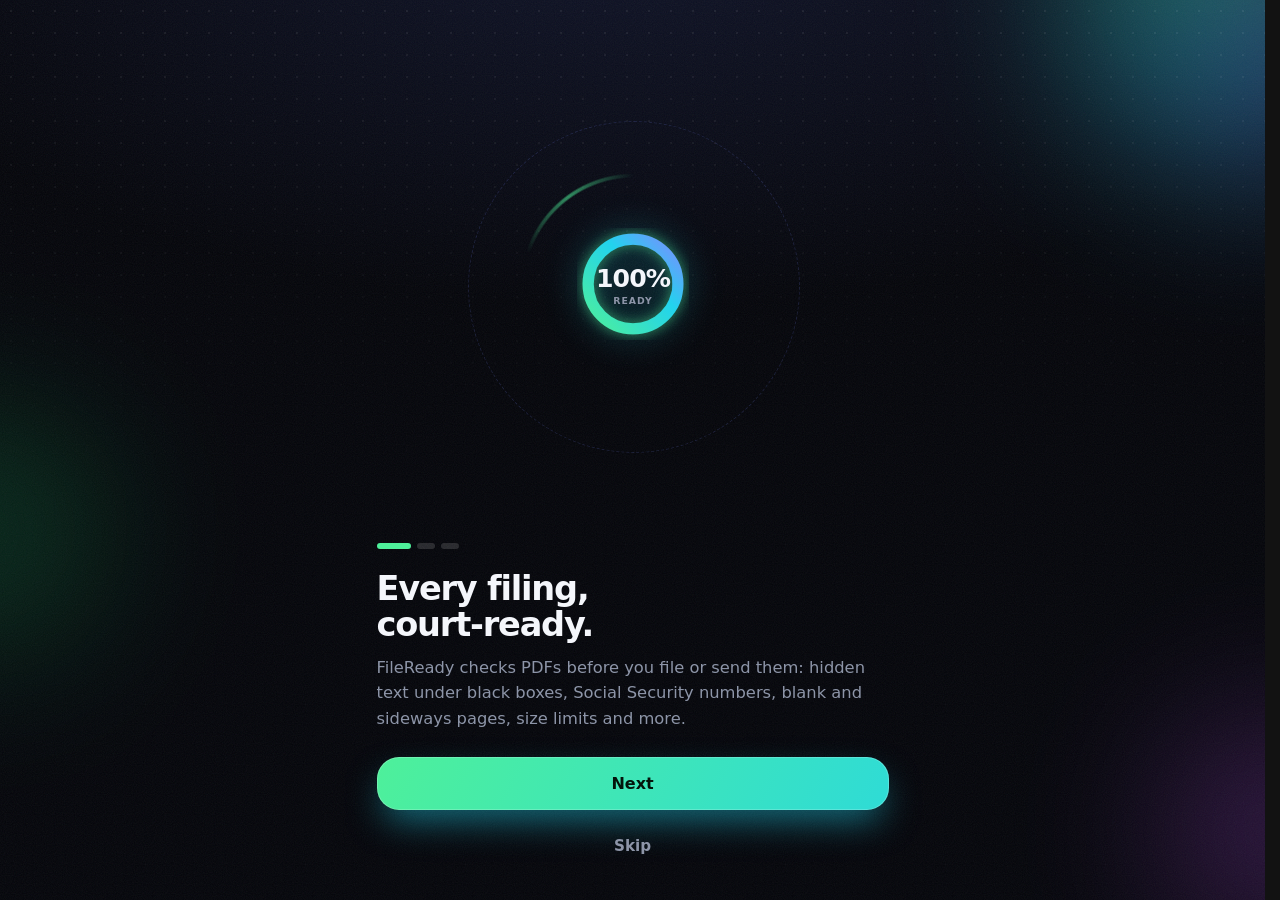
<file: index.html>
<!DOCTYPE html>
<html lang="en">
<head>
<meta charset="utf-8">
<meta name="viewport" content="width=device-width, initial-scale=1, viewport-fit=cover">
<meta name="theme-color" content="#07080c">
<meta name="mobile-web-app-capable" content="yes">
<meta name="apple-mobile-web-app-capable" content="yes">
<meta name="apple-mobile-web-app-title" content="FileReady">
<meta name="apple-mobile-web-app-status-bar-style" content="black-translucent">
<meta name="format-detection" content="telephone=no">
<meta name="description" content="FileReady checks court filings and deal documents on your device: hidden redactions, sensitive numbers, blank and sideways pages, size limits, Bates numbering, exhibits and closing binders.">
<title>FileReady</title>
<meta name="referrer" content="no-referrer">
<script src="boot.js"></script>
<link rel="manifest" href="manifest.webmanifest">
<link rel="icon" href="icon-192.png">
<link rel="apple-touch-icon" href="apple-touch-icon.png">
<link rel="stylesheet" href="app.css">
</head>
<body>
<div class="glows" aria-hidden="true"><i></i><i></i><i></i></div>
<div id="app"><div style="min-height:100vh;display:flex;align-items:center;justify-content:center"><span class="spin"></span></div></div>
<script src="pdf-lib.min.js"></script>
<script type="module" src="pdfjs-init.mjs"></script>
<script src="jszip.min.js"></script>
<script src="engine.js"></script>
<script src="rules.js"></script>
<script src="keys.js"></script>
<script src="license-pub.js"></script>
<script src="research.js"></script>
<script src="app.js"></script>
</body>
</html>
</file>
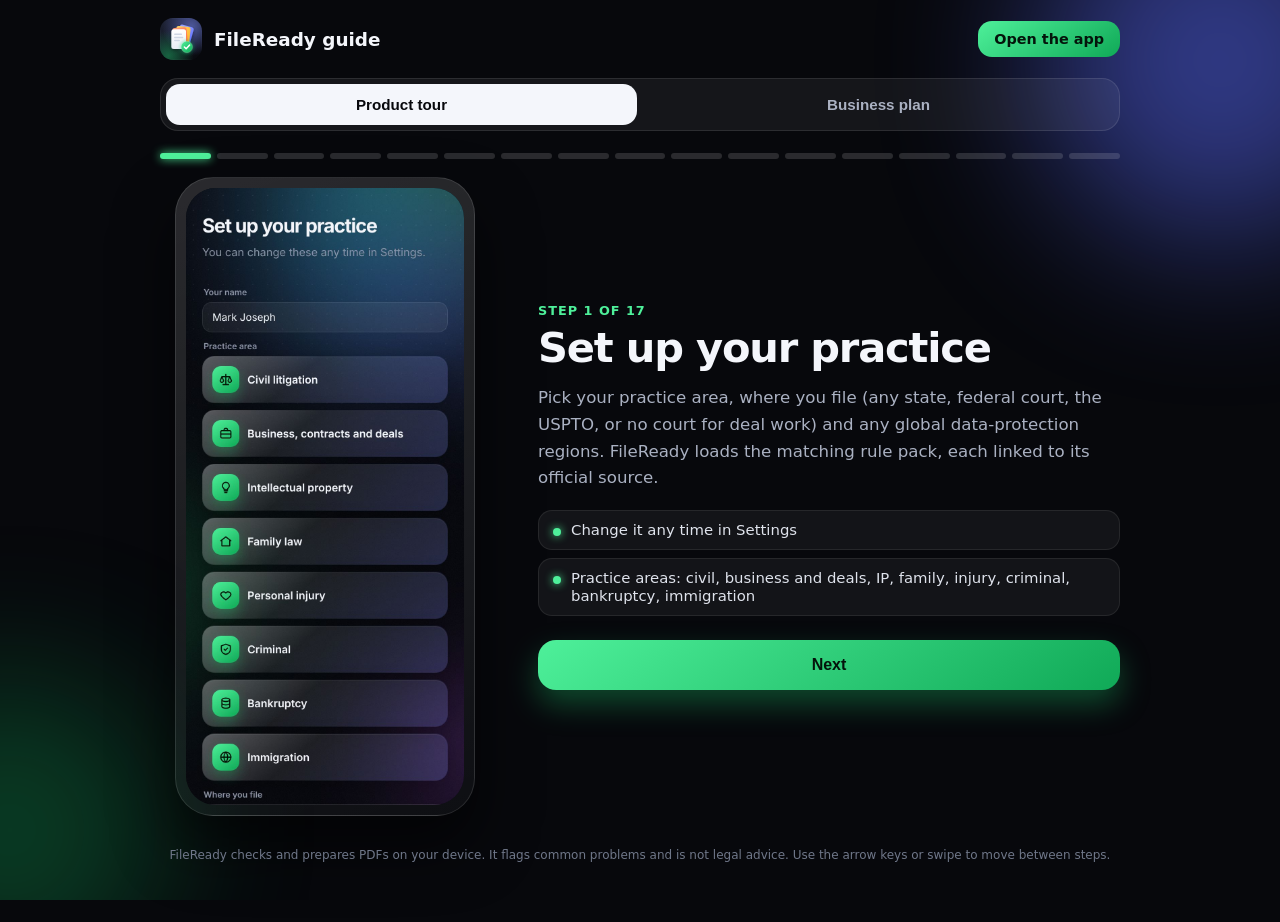
<file: guide (5).html>
<!DOCTYPE html><html lang="en"><head><meta charset="utf-8">
<meta http-equiv="Content-Security-Policy" content="default-src 'self'; script-src 'self' 'unsafe-inline'; style-src 'self' 'unsafe-inline'; img-src 'self' data:; connect-src 'self'; object-src 'none'; frame-src 'none'; base-uri 'none'; form-action 'none'">
<meta name="referrer" content="no-referrer">
<meta name="viewport" content="width=device-width, initial-scale=1, viewport-fit=cover"><meta name="theme-color" content="#07080c"><title>FileReady guide</title><link rel="icon" href="icon-192.png">
<style>
*{box-sizing:border-box}html{overflow-x:hidden;overscroll-behavior-x:none}body{margin:0;background:#07080c;color:#f4f6fb;font-family:Inter,"Segoe UI",Roboto,system-ui,Arial,sans-serif;-webkit-font-smoothing:antialiased;min-height:100vh;overflow-x:hidden;padding-bottom:env(safe-area-inset-bottom)}
.gl{position:fixed;inset:0;pointer-events:none;overflow:hidden}.gl i{position:absolute;border-radius:50%;filter:blur(80px);opacity:.5}.gl i:nth-child(1){width:360px;height:360px;background:#5b6cff;top:-120px;right:-120px}.gl i:nth-child(2){width:300px;height:300px;background:#10a957;bottom:-80px;left:-140px;opacity:.35}
.w{position:relative;max-width:1000px;margin:0 auto;padding:18px 20px 40px}
.top{display:flex;align-items:center;gap:12px}.top b{font-size:1.15rem}.top a{margin-left:auto;color:#04140b;background:linear-gradient(145deg,#4ef09a,#10a957);padding:10px 16px;border-radius:14px;font-weight:700;text-decoration:none;font-size:.9rem}
.lg{width:42px;height:42px;border-radius:13px;overflow:hidden}.lg svg{width:100%;height:100%}
.bar{display:flex;gap:6px;margin:22px 0 18px}.bar button{flex:1;height:6px;border-radius:9px;background:rgba(255,255,255,.14);border:0;padding:0;cursor:pointer}.bar button.on{background:#4ef09a;box-shadow:0 0 10px #4ef09a}.bar button.done{background:rgba(78,240,154,.45)}
.st{display:grid;grid-template-columns:1fr;gap:22px;align-items:center}
@media(min-width:820px){.st{grid-template-columns:330px 1fr;gap:48px}}
.ph{width:100%;max-width:300px;margin:0 auto;border-radius:38px;padding:10px;background:linear-gradient(160deg,rgba(255,255,255,.14),rgba(255,255,255,.03));border:1px solid rgba(255,255,255,.12);box-shadow:0 30px 60px rgba(0,0,0,.6)}
.ph img{width:100%;border-radius:30px;display:block;aspect-ratio:412/915;object-fit:cover;object-position:top;background:#0d0f15}
.n{font-size:.8rem;font-weight:700;color:#4ef09a;letter-spacing:1px;text-transform:uppercase}
h1{font-size:clamp(1.8rem,5vw,2.6rem);letter-spacing:-1.2px;line-height:1.08;margin:8px 0 14px}
p{color:#aab1c2;font-size:1.04rem;line-height:1.6;margin:0 0 18px}
ul{list-style:none;padding:0;margin:0 0 24px}li{display:flex;gap:10px;align-items:flex-start;padding:10px 14px;margin-bottom:8px;border-radius:14px;background:rgba(255,255,255,.05);border:1px solid rgba(255,255,255,.08);font-size:.93rem;color:#dfe3ec}
li:before{content:"";flex:none;width:8px;height:8px;margin-top:7px;border-radius:50%;background:#4ef09a;box-shadow:0 0 8px #4ef09a}
.nav{display:flex;gap:10px}.nav button{flex:1;padding:16px;border-radius:18px;font:700 1rem Inter,Arial;cursor:pointer;border:1px solid rgba(255,255,255,.12);background:rgba(255,255,255,.06);color:#f4f6fb}
.nav .go{background:linear-gradient(145deg,#4ef09a,#10a957);color:#04140b;border:0;box-shadow:0 14px 30px rgba(30,194,106,.35)}
.anim{animation:in .45s cubic-bezier(.2,.8,.2,1)}@keyframes in{from{opacity:0;transform:translateY(14px)}to{opacity:1;transform:none}}
.foot{font-size:.75rem;color:#6f7789;text-align:center;margin-top:30px;line-height:1.5}
.tabs{display:flex;gap:6px;padding:5px;border-radius:18px;background:rgba(255,255,255,.06);border:1px solid rgba(255,255,255,.1);margin-top:18px}.tabs button{flex:1;padding:12px;border-radius:14px;border:0;background:none;color:#aab1c2;font:700 .95rem Inter,Arial;cursor:pointer}.tabs button.on{background:#f4f6fb;color:#07080c}
.pl h2{font-size:clamp(1.5rem,4vw,2rem);letter-spacing:-.8px;margin:34px 0 10px}.pl .k{font-size:.78rem;font-weight:800;color:#4ef09a;letter-spacing:1px;text-transform:uppercase;margin-top:30px}
.pl p,.pl li{color:#c4cad6;line-height:1.65;font-size:1rem}.pl ul{list-style:none;padding:0}.pl ul li{display:block;padding:12px 16px}
.one{font-size:clamp(1.25rem,3.4vw,1.6rem);line-height:1.4;font-weight:700;color:#f4f6fb;padding:22px;border-radius:24px;background:linear-gradient(160deg,rgba(78,240,154,.14),rgba(91,108,255,.1));border:1px solid rgba(78,240,154,.25)}
.cards{display:grid;grid-template-columns:repeat(auto-fit,minmax(230px,1fr));gap:12px}.cd{border-radius:20px;padding:18px;background:rgba(255,255,255,.05);border:1px solid rgba(255,255,255,.09)}.cd b{display:block;font-size:1.02rem;margin-bottom:6px;color:#f4f6fb}.cd span{color:#aab1c2;font-size:.92rem;line-height:1.55}
.big{border-radius:22px;padding:18px;color:#10131a}.big b{display:block;font-size:2rem;letter-spacing:-1px}.big span{font-weight:700;opacity:.78;font-size:.88rem}
table{width:100%;border-collapse:collapse;font-size:.9rem}th,td{text-align:left;padding:11px 10px;border-bottom:1px solid rgba(255,255,255,.08);vertical-align:top;color:#c4cad6}th{color:#f4f6fb;font-size:.8rem;text-transform:uppercase;letter-spacing:.6px}td:first-child{color:#f4f6fb;font-weight:600}
.tw{overflow-x:auto;border-radius:20px;background:rgba(255,255,255,.04);border:1px solid rgba(255,255,255,.08);padding:4px 8px}
.ph3{display:grid;gap:12px}.ph3 .cd{border-left:4px solid #4ef09a}.src{font-size:.82rem;color:#8d95a8}.src a{color:#7fe9b0}
.note2{font-size:.85rem;color:#8d95a8;line-height:1.55;border-radius:16px;padding:14px;background:rgba(255,255,255,.04);border:1px solid rgba(255,255,255,.08)}
</style></head><body><div class="gl"><i></i><i></i></div><div class="w">
<div class="top"><div class="lg"><svg viewBox="0 0 200 200" width="42" height="42">
<defs>
<linearGradient id="bgg" x1="0" y1="0" x2="1" y2="1"><stop offset="0" stop-color="#1d2233"/><stop offset="1" stop-color="#07080c"/></linearGradient>
<radialGradient id="glg" cx="0.75" cy="0.2" r="0.7"><stop offset="0" stop-color="#7c8cff" stop-opacity=".55"/><stop offset="1" stop-color="#7c8cff" stop-opacity="0"/></radialGradient>
<radialGradient id="gl2g" cx="0.2" cy="0.9" r="0.6"><stop offset="0" stop-color="#1ec26a" stop-opacity=".45"/><stop offset="1" stop-color="#1ec26a" stop-opacity="0"/></radialGradient>
<linearGradient id="p1g" x1="0" y1="0" x2="1" y2="1"><stop offset="0" stop-color="#9aa6ff"/><stop offset="1" stop-color="#5b6cff"/></linearGradient>
<linearGradient id="p2g" x1="0" y1="0" x2="1" y2="1"><stop offset="0" stop-color="#ffd76a"/><stop offset="1" stop-color="#ffb020"/></linearGradient>
<linearGradient id="p3g" x1="0" y1="0" x2="1" y2="1"><stop offset="0" stop-color="#ffa27a"/><stop offset="1" stop-color="#ff6a3d"/></linearGradient>
<linearGradient id="pwg" x1="0" y1="0" x2="0" y2="1"><stop offset="0" stop-color="#ffffff"/><stop offset="1" stop-color="#e9edf5"/></linearGradient>
<linearGradient id="ckg" x1="0" y1="0" x2="1" y2="1"><stop offset="0" stop-color="#4ef09a"/><stop offset="1" stop-color="#10a957"/></linearGradient>
<filter id="shg" x="-30%" y="-30%" width="160%" height="160%"><feDropShadow dx="0" dy="6" stdDeviation="7" flood-color="#000" flood-opacity=".35"/></filter>
<filter id="gwg" x="-50%" y="-50%" width="200%" height="200%"><feDropShadow dx="0" dy="0" stdDeviation="9" flood-color="#1ec26a" flood-opacity=".75"/></filter>
</defs>
<rect width="200" height="200" rx="46" fill="url(#bgg)"/>
<rect width="200" height="200" rx="46" fill="url(#glg)"/>
<rect width="200" height="200" rx="46" fill="url(#gl2g)"/>
<rect x="0.75" y="0.75" width="198.5" height="198.5" rx="45.5" fill="none" stroke="#ffffff" stroke-opacity=".12" stroke-width="1.5"/>
<g filter="url(#shg)">
<rect x="84" y="36" width="68" height="90" rx="12" fill="url(#p1g)" transform="rotate(16 118 81)"/>
<rect x="74" y="40" width="68" height="90" rx="12" fill="url(#p2g)" transform="rotate(6 108 85)"/>
<rect x="62" y="46" width="68" height="90" rx="12" fill="url(#p3g)" transform="rotate(-5 96 91)"/>
<rect x="54" y="54" width="70" height="94" rx="12" fill="url(#pwg)"/>
</g>
<rect x="67" y="74" width="38" height="7" rx="3.5" fill="#cfd6e4"/><rect x="67" y="89" width="44" height="7" rx="3.5" fill="#cfd6e4"/><rect x="67" y="104" width="28" height="7" rx="3.5" fill="#cfd6e4"/>
<circle cx="128" cy="138" r="27" fill="url(#ckg)" filter="url(#gwg)"/>
<circle cx="128" cy="138" r="27" fill="none" stroke="#ffffff" stroke-opacity=".35" stroke-width="2"/>
<path d="M116 138L124.5 146.5L141 129" fill="none" stroke="#fff" stroke-width="7" stroke-linecap="round" stroke-linejoin="round"/>
</svg></div><b>FileReady guide</b><a href="index.html" id="open">Open the app</a></div>
<div class="tabs"><button class="on" id="tb1" onclick="tab(1)">Product tour</button><button id="tb2" onclick="tab(2)">Business plan</button></div>
<div id="tour"><div class="bar" id="bar"></div><div class="st anim" id="st"></div></div>
<div id="plan" class="pl" style="display:none"><div id="plock" style="max-width:420px;margin:40px auto;text-align:center"><div style="width:72px;height:72px;margin:0 auto 18px;border-radius:22px;display:flex;align-items:center;justify-content:center;background:linear-gradient(145deg,#4ef09a,#10a957);box-shadow:0 0 40px rgba(30,194,106,.5)"><svg viewBox="0 0 24 24" width="34" height="34" fill="none" stroke="#04140b" stroke-width="2.2" stroke-linecap="round" stroke-linejoin="round"><rect x="5" y="11" width="14" height="10" rx="2"/><path d="M8 11V8a4 4 0 0 1 8 0v3"/></svg></div>
<h2 style="margin:0 0 8px">Business plan</h2><p style="margin:0 0 20px">This section is private. Enter the password from Mark Joseph.</p>
<input id="ppw" type="password" autocomplete="current-password" placeholder="Password" style="width:100%;padding:15px 16px;border-radius:16px;border:1px solid rgba(255,255,255,.16);background:rgba(255,255,255,.06);color:#f4f6fb;font:600 1rem Inter,Arial;outline:none">
<button id="pgo" style="width:100%;margin-top:12px;padding:16px;border-radius:18px;border:0;font:800 1rem Inter,Arial;background:linear-gradient(145deg,#4ef09a,#10a957);color:#04140b;cursor:pointer">Unlock</button><p id="perr" style="color:#ff8a7a;min-height:1.4em;margin-top:12px"></p></div><div id="pbody"></div>
<script>(function(){var B={"s": "snAgO+hkq6hxqJKluP7A3Q==", "i": "Mo5EmikwQmIH0r+A", "c": "M8/IDf/zxL81fJGTfNKb7vYPg2Ri1reaWVS7R0K/ZLqKRbo3fpHaNWPQ6Xeb6FPTTgoAtrIMreQZTgd59oc6cBHFOmr2ohrV+OI4wiCqLcxwiZ+1oGWkP5ArK56m1LtxmTb6TykJRBHhdM6JmtbojsZhKout2oLJK6TeXYryOdoim8LpD6/SbcRsrT9iD0GMSiHL3YJMwbFD7KLyXctGCgNABEj2cf0u/dDuSH4F3I0DU/m+5XITZ+xO0Ipw9YbPjj02mELTYmGngpyIuybkbtUV03Byg/jXtvIRknpOeG3UVY/CvzVueztLD4m7IDPtsOgdXWUU86LXLoQBUyCbI/FC4UPeOiNDZWmUNSMyltId1G/Vcd92jTNR6b8H/[base64]/A+wsswRYJ4yUQ7Cft+cfIrQsaKMGcmMeohsZn2jnWXLOMRsuNw9qdYkRd69wSotmwV0ZMquBDtk/3udt7EJQETw1U0RtI0ne2sZOtZPmknvVeNPDPujTv44syurvBRvPppfjiHi+CZ44sWbIb61w4+4+s+Ksgb8Lh6JozoaHpd4B35A6za2M76J5Dwin7QX3nbFas9ectLOBsN6MoGkBAtdWHR6FYqVAbMVIYAoODETH5Hnre8wrNJ54McPUvD1yC3j/fL04ARDZEDsoPXpHJO/XdNtDJc0WRoWQnukOkeMtK4eaIKBrRSQA3ARo7WgFLJOW683G5h/41mR0rrzpM/SXpRdnEBSqOdN2VlDDmsSkaAH+Ay7tt/ttBaBF5nf06BbVQZUjC61nW2yKxjYbCiuu5qP8ceRsyLOA1QFiF1/i+HVg7d78mleKmDGfPPb0fbJJq8ijAd2sp1cIUP64Do05dW9Se0jabVp8Lh089eqs1+tDS/o0MU5b3PZXt5ZU7FMfp7V+5EAwRNF2fRo8ICq1/A8Nf563K+u0Bnv942TR1zuYVhXBmj9ENQbsKXen2RDiyTGjABtYLxpaw0JJsaeCwBzqOKMK6sRAhEz0gKJ9bE2r9JK8vq70Y2WZKB456EECCtOsHZqtikwmlX3NcNzfcf9GMUDuyw/[base64]/PnBIKfU8wqZFwZh5Sg3jorOWt2dR8y20jvXT3DHQbKLm9pSAItcUO+5kF5ZBns6Lv9TitovnKek1m+8DdR//FMsr9Eay59ojZ9iXeTcsptZgukaMo2vb5gs6aiKwUJjI6BIpi4qvi1vdOA+ybN8LQpyyW0ySp6RDCCVo8vfgcMbRKZB/ZZ8WUQwNd8jlRVmQvxOa/Noyi2C1tXGMuFMX41x+8wBmT6EPATfb3IQfApTjHKjgo9Z2x6HhSYL79xmUk8n7lklevo9Dk7ZLbmIm/avNR6B31BqWw40ihXVgKnb2VansFlua+JfcZQ1tfPM6n+fhUzzUB1DLXpebjD7nW9k5M9e+2Ctk3wpZtQ7UIhXBoJR0MlKjQzp4on16ibF+5SnHE5d18QfBrz4UPDaE1DtnWPZpfg7Fh8liHhVqPb+Cs3QzYwWxQ+IhbwL138bM0m/xl2Amy/qeuQMOJ3CNFtTBJMFYueAfm/c3X9KLjrlQrYhEpA2y6bnGL4ttlHwY7qJE9J+8sRliP0vvWFZI+wpRcNKQ75NQy6XICouhSdH769Ia0EQ3jMspuLlUzLFW5rMnWj/+fkEyvh1wU8V8PXkoRd6Aaz0m+1bpjS5S/t3Le3Sfd/2fO9I3ksTrTz+RyDDdrpjmTE4YLc1JRBXDh6zRXRY39kPgLGC3dYd5la9HDKXvE14tV1cLMkAgTY044chdo7ov8Rft1yijvO2+5ssORX/hYZyTvMHTekx+NWRR0TNkhxwf8rmLINRnSpr/mWf00rgQBnd7yqUZi3RNwlY++ROUhk1gmmZQ4dBFicMW0Q95pMRVcOcjuiQLcIaq1Klj10VHxtLmRU+khF7bJDnyAr42BR73yALoT88Wp8hxq3I7MrtJSABVfMa4+KgSykbrIvkUmt8gMxgBQ+nme3obSB2L563o365XjDKKvEIj2NCWczV16iatzeZvKd1Jw/WH6dvbQV3/zY5W4Pu8CHnGTiC+YB5rd5H3BQWvgWbFmsx1UaddHcyhIhw29pEOUNlW4lXWBIYrL8rOWA11uIM/lwW/NRbwcEGgh5V+WIu/qK5vciWc1pF9xn2Y9+XOI51WEzi5loExV1t0Eo0wJKhKCMdcNlLvU3BAFhGXMQlOw+azMsicRs6Ulo4383yum85Uc3FvJWHWJzs30nCWLk6olV5zqqIMZxuMzKaMylB6fRWZh1J+l28KABh8iv6ynFOTtuLXfuDq6qwR9VMr/IOsOz8+Mt22QjNePvUlJ7Ed1z1atCB6g21Y7jUDr8XEEROSKuWZnnFip8Vv75GKMst/OnDnxNWvogQozWtuTl4J+7mYVKuiHOA2F+i5g5qnxY7/J1hEhYNgO2tM92EUtrhv42V9WdyST85uuMzeZqJaU0GhUCmRSSnxx9sLrAvYrwON9fG2mwC9lr/ieKQLmDYnX8TqVFHyQd2hWbbqn4r2y/U+pbBsMvQBaxZSdPFzFEnJ00Ppvb6X2qtl94cEEgR2K3e+5F/NdkOsrCN3pzt+UqAnamtG5RutHDXhH0nRpujJ+3plMQQGp4mbLvT7n/5v49FWLyX4M5BDZcafNvK/3h/A5/ODFawWCx852Lmf4mmdbssdOCggfGuKMLQbyveASorYu8HjYaKm7brMknTm7QpBw/+3yTDjlFv0I2iMQ1xKB50UFLS4IEDR1Ti9n+WXk2rCLUfjhfEyyhkzcuBcDJMjGg+tGuj0TyUQERkjcmC9gfzWZgk35CfOQ+MOzEyUKBN1y4zJQwIgG9nsE/j7vtvfgkUFWz9sDDosV6G+XpgdKJ6opnp3atCF7IftIGXwdSImZUny6SnpBSaGolbUmO6iqxu29OM7BanBjy0URRtIDjEwy93Idnl+y5Kzg74/qzkQUWPpe3ij5KWUg+ixhY9pkLl8Rg9WFWLSOy5+h7wDcMaWg14+WKMVASqYJ2kfj5XbbpUtu84nfXoWA4dZINk5YcI+lz6kWEXnlEZODURYwkc6X0aNpKXqKGSt8OxEa/JHUViI4aKnKxSfSmqSdh0q8VM8axgrHoORE7BppDQcU/gekxyw9JVCBiMFHeUn+3Qp+hkOj6v2ov43TATewA5nJCZMUg56iF1TWUE5KnZsDBOM7YDlOD22GD1Y2YmWx0dke62fgb+s2xRyBcUulscrkBcXlkY07+vQDH/rxSv6pEAJLLHNrpmoiYYFRkJjfZqgUmeVqibxGwpkRXqbC8oRJQ7jNPWtuKig3Suz1dQyefKw1tZWPWvb8C/OrQnWhejaFlPISBuvo6c5l51emt5/PqDvz4Y6P4IRaSIoxfgAIbTQBh33nWbycbF2ksX4zq7o4Vouvitf1C85DaWwq9uBE/wZv5W1hP8KV3gl7NOqbhD8x/rUM/wJrYChpcDT3c5IO9TUcweyrLmjpXhLiS4sy9jtc+qrFktu76Tm6gkkPHVHgjVgVf1SeCl4xocW9IHp59J7FuuX2kNMu4n2jQE1aiA99zE7TJwDf8k+ecsIWsPuIigixJ+vwtpb6sbR91U5xhDLGUbK5iL5+xZnqv8/[base64]/tbY8HXU+D68waJM5YtyizKzx57bHCsOaQbgFinoW9Da8kP7yS4tOS7cjfWm+1NiBE2L07LL6vxs5jZh4D4QCYhoizaXQOFpG4CYZ4owrbfXWt4bOrE/4MiEXekfiNjbSHDTczJfdec0llZvosv2g0032ufI6+S7fM+ocFYbk7u3FhRMRY6Gni+UEQsJkO0KTofnILzJ0NaO72kQs93ZVlU7/I7UO3Y3ug9ItVQUm923/D53AhYeYN98juAqlf8FUaaP/zGkB9u/IdmBCNZkbKlvWbAWaBjGF9AKiqsBQOV98nRy22mpDmo76nM0GFVf6dPf7WWOC81vywUhWtoM5hO2SUvSKu0epx5Aq09MsZDE1VuPNM1E4LMGzld4SnTIl967vNpBhGJNI1CWrmJDeQlt+zhVNBOGT/Y1xlSr2ZAjt71qBiLTzlecyH9rI4+gaJlumT783AK36/A41kE/73PPTh4thG4oRstrj+AQeua+/YH98mjoaWfYjxeN6nM/rlQOU6cGJczOcYyW83e+m+Zz6ARKk7Xcp7pM81ZEDnKaCjplTW2jsXX+oQqvrKnSaZ3PCQKXKkvV/uiHTO5NjvxNgNcpue2D6e7EkdliSV8y4R/f+Z8nrQBbFZGMxEWYEF3eFNJJzG+hh4vCv/[base64]/SpSluJdsiK1gKTghnVOMDKfr5YSSCFteBhhsGmHLOl69e8dRXSwr2z+c7qIna3dUvPzQlLytfctNxr4sbErjmIXhKsAL/[base64]/6KtkbMcOasW6FIRG/ovxOncromD+LEFW5so/4pmVjeZMG8NCdJPtoakjbj00+7WX2yqYAHeQ/6Mslzj/eyMZK3x9zxJp0wB0QSn8G5C6zwj419XJ0A+KN6VA0dMIUkj4h3xUyM9Q6JBcW4lUcdOFJVtiahI1W0QrDN61jit4M3FJOqra2bQ05jJA1HPFaUz4G+z4jbLZWEZUhEoDDbNFRvwTl7L/X2rDrTsVZ9RIU7t8tuGW6HHT0UXZ5FrT/gnFxUc00hKLF3raF4U3rhCrK57V2IEqKu7Qo+KbyKKjys+kOEn+/dGBTbh7lSVaknD6b9ZDerVw/zv7jFpaok45ILGpeaj2L7RCyFyoSsy0M0JGRv+K1Z8H7bvF8HmQ4DaXFSirqRwXJ/VfvA0aX/mml5rRvIOfndUjiSv1azNchZsuBOmGZtmKkaHwBYOlLsJWbCqcAjXboW6Qx6oz8YwWhmUN3j1sL9zgxen4dDIpkUZOChLpARfBzqfBGkJeqCK0i3Hvs61QLkpsSp1sgvBfynIVN9EzeIVsHrBuVQKSz25jD/k3nz3Ng8AoRBhDgxGlFMVbOOeXYtM0kF16dUyPSSHEeboFGKK+XRhpb++VJoXfgwOmJVD4+EzppZD7MmKRpPsDnkazoTIRDH6EnfDhuQgW+VyaflpB24zKFWkIctDmLh068QldLXQ6rPWhm5AP91qVei0LX+PLGRGjHS/qoQpm8jhAaBehqxVxynuqJLsuG1ozDrjVn9uRBQMkU3781ZXYPgeLsF2YlCHN8Ijcb5cnBNe0TX4MVeGawrsNRiFpv98ZG3bnzxCvRYbhdq1cncIyZux7LcYPE31H7SQg2Qrr4IsZF8WatBgsoPKTCE6ijDy/lQllTaMp26PfHJOnipWcR/si7BSEmHMTRdzsVr8TFzf/ZMz0lE20c4gEeUBL59F/88DNBeKpclczr1XiPBe1cxjU+9H2ywj8RFc2vP88BLPEBvFU/MqdvcApCf9NwPsWA6T7YhYxR+bXY1AxepuOG55wBGg7Jp27sZaqvhXvLsUPVM30WiKCU7x2w1OUQcLp53qyOMXwq4x5sy7OKNJ+cF7f5f/Hd/0iCfQ8ulaSC8d7WM2LzKdH2hqCn26IeyPOxgkFnqtSJSogpGc9GpaFdDz4RxJEwSxzH6dv3280S6nyjY6HPmbmMF0LBbZ77bNhsAEzAratr21STrOgfD17cl3yXsc0MjKvIg++U6MdrnVIn64AVD0hC6fqm6yNw0BkAZtjVn6GYzVHPV/DP8MXOHpNuQeuJR4WcX6UoNCQcR0zlfoUDO4VIAK2/3B7+mbz+LgIQpQOyqyW3mfVFVnLpK7vIltRhxxmZ1JoZuYVZUE5rLoosVMsWJXBlwVAprdHDKFZB3e0mfv1aMQkkCLeGIm5qkksv5VL9zNdiwCH3CpbzZdhkKCBOVsoZEpeqWE2ZElt2l+eO+UEJyKn/XvDkJh546MRID/oANJ4pfmB/085E8fsRpq3J2y+zyUHl3IUTN3ARRSDicKaJ5M65IarnmX3FSCvzQGh/DzR6RFERiqgSoD44RxDk9g5cs1zXVk2Gzu03Kdi+MZdWy9qYP6FrhsZxtE7wK7MavncxC1uMLerRGfXSKcEu6a3TpQkBQ1glxz31DecRtBzN1DWWvNV8QjS54AlpxnrvZxffzYidz86hL/OiFeQyA/5Si8fx9zMqJcT42g5Ga91OdcEMFWZ+4J9S5ag1szDmK2Tu/H2bczmM7RbK4wEPrz4iT1vdL3VV16BA9JwZYZL+xtq5SHH/MNhtfiPMVdoQJX8t7BbTu0O9PyRsgPJ5zGqZ2OvC8vYEf3vBUQ/QGpEXQ//KBFhCNCDuOKUQYqOdMLMgx0CCM5Qg4m1CjYTW/Dc4E2ITVWxCpVCUfyvuaCZANU0j4lEAm01X0plDO6KQeksoCxQIRw2nssm3LPQ9RYf1jfUFgW+heHI8b8xoNw+dX/s6GaU7B48svCOYEFojy87HZpzobbcSiG6+xlD9lUKfC/hVyEH25xl4Hb5E22Ux/DFdVgXeV2dGwmvtxz/5FZ3x9ddMw3/vKUcoZzbCoy9BlVWdE6BFG5RqGZ7oVdlRJusJ1ht9G47obDNg4p+gsywU7Kux1AzMvxM43gPjJs5i19/M4G70Pcv8/PGkB1TAfsEk/hP2WR5gVVZ71D09vRCgvzGY8h/2u+dshBN2Dd0TeMADJhB0FOKuJLzxJrhIp+oT6H720SBzGhjN8ivufEbwzN287olkYKUgffKhM2oKvIvKew2CZLeHa9gPxJF4xiDsOfrxtc4zSPhS+z8L6P+6ONrKoyTixCZxbSsy8OoJt2I3+fb0hC+/V94JCFlc3MXX61G+6HNh7qoA8Ah/aiXhtlH6ymUvRQzwPYBPE1XXL4kcRJbzVS6RS0uzovl+1MBTw1ozpILmHhA0P9mgQQ2lQxwsIVP9Kg3hlX4eh5ekW5eqHedxodE8vKvs7MVPI3SgmWSALZ9iu76XFPiCjse502QFOcLpstN60YnnE8QsdC1xBjpZF0jIvUmGX4VuMw/tjcF2fk1xFQCon82mrEHAZL/n1CUde7/2UhHYc7S4vXbRpV5FLWs9yT/W8yzUQkuAYULe/nnSJxMJP+dDqFGmILYX/QLlEQD66wPScYahWnWsTHfu6FmQRcjGzGEuhrF3j+F4/tRDs38juf3AA//E9Ud/aW0JfjUIkkvI9OVqeJ5khfVR7uuCqDycvowfGkt1geAAWY0H50efHuQ7Tk5ELqaehGwPPa/CFNlhzWrKC2k7c20RK0WLMfrMH1+T/7F92L1dhGe7HJVTcaika84gQ1BPlea/gnrgpSCdS9AVj0zii9pcL+p9Ze0ojf2V5/U9Z2f1L9VofY68ylC6GnZXteaI7DoDFqy9m6GCbuHgP86/SY5rh7SSdgSUlv2kzH3daJE0ZKZszJGNOs10f5pemKjtljPOyjlX7jvYDjkUg1d15kK+VPmBIHBUT1HZEB6dDxj9ToDQ/etohjCP7zFzIX1MZBzxeKFs+bmyZN12jDcTQQ4V7iGzDEuzs9NpLbGkbvz5wjwTfLKgkpfaL3foRwu9vXQ0rybaz7Os0fXXPovmegoPcrUAr+JDDVTE9KjrKamZKa/75kMXwPJAZuRDv0QwazwPYiw6w+4IeKHytieViV+Cr7zGDMy7+IrGk4gOdKXZJeqK1I+NiS2jTXj9YO9tOc/CifSxp8bfWlBp7MiPs4tJo7fbR9Tys6pDz9L3TMxNlm4tic+LXE5f+GY4IxroKxOJg75/BanwHppkSmKpJuyujTi98GT5JshNkeMO3r3ge9tfhXjN4WIRZDsrdKTGvDMjiGKjKvNQkREBNi5wXo5H30ganMxqUB38FfBOk/HRcfANNpsin38IMdXiJs6QrRvEGmpFIyTHs/eZGrwKuw3IwopJm4gR97x4szQ9MUXZOHqswZqHNnwN8JyZzHrJ10LKv96PED60HfCkH0l8vyw0jftJjFb/7ShO1l4EEYUsmVMf7KIeoHUxzn+oJwDZcRLiyeiOmAkqXoCl8i+Dhzf3mnq5dvi5oBHEjT4vsOGlLeAB2v+b1eMGj38ONEKGvf6fhiqAYAT1ZydlDt/a0RNI5c0+u+7Bnl4R+I7DSzxH/TGd1SlGh0HX1llAMHz+6CJXtdqI5aZeaswY6LxPQpbZ6chu+baVd3ukLcVyhl3hXlBevrXlgrTSgEN5HLSUQ/KfjfUO62ko50SdF4qIwoiBmiyVO6wN5SD0cTZHmhbqRWoRIqrb0fpFJ+qJDE0fccSKd5l9kO6QPvLGSCjZZhXUqxq6zWO+t9/h3DFw0zoKZ8Lfpq/XLVd3QatuzmTJAdRQXD3YjM1T6oCKIQU5xhknNEcj0qOAE/OmtT/rA8tgo6Y3hLK5y1WecnI5YsRjKOYzc3wrDTXK0on/pLB4yqMlJl+++xa5sH6YL757eIeJGnfUuy/NIdP8BAowp8Lec6rmNzZvFSIGUQypikdU0GOcAT1vKCp5bOACTUiV9q+Pvkp5tfMHtKZl7Skt3YPJJiMZv/6vStOkhda5VwiHrCSeZb/Ek/uaFWkVa1d/7kArncYK1R1Mv8FCbF+HmEOf6huzUaGBG2x2SwtBRHeyMSwA0Al5sDPzXMhPtyYYnhdWte82XGs0rVXAv8OkQ5xh7q3PtH2ToAx5ssui35micUQIdcqwbu7HQyMfOm8NVa80GG3mruIkUxGDKMkG9DarqT2oGWNGOfgAR9N/CLOFS03omphzfW3F4I2rJZuMQ6HmQssyS69rKcA+0TdqKihbFBz7sCe5AH0YvWrLtlU1or8l9irbDTLiaea9l/fWuR4FwPpYDLK9r+2IVIhep7rrtoQOV0P6KfiXN5latzoGMb9l3fPDc4ibRfcswjiUnpOiFO5eR7O7IWNIroTb3jvPEESBap2WVWbKQlnBfqUUH9o4Jkk3F7htDwe4S2N7kHs+LN3os3qFgGQTcbZEiMoqs+d4/tsF9iOmYxpwgpU2alJyrw9uiGcpsRDxvZ4B7XL3zScpYEner1X8Sq8scSZACjLj6jnbHp/S/GMHysmPCFAwBiEnuoOhGZprAPROimEUeYJNxUEMPZTjMPfXb9aV1TNfMMPosT3fQt7b8qEJC3mpmJ2WkDL0IWZG9+J/1t+FBUU44V5CInaYzSpfOBOTHj13994/TgnCHhwFiOjdlUo6lLjNbhl0SISMR9IXyZniLOzE4YY0Pe3soJOYjVA05Tf165O/i1B1aUA7BcNWY9S5Y8GkmOD9X2ut/2B/Fn+puvTONEaBdFLFgK2ujluMy6Q4+BUIGdE+C3Ef+H++TTGChpOwnfs9v/dAo/pClvsiGYXso8iqczRAi9D1mYofXZw/yePNN18x2S+A7VF+ymjCwB9WcnurlVOWmeDtRtetHDcgO2FVfxkjHsJVBpbybI0a2qDs7pdU7vuhyy/3ZaDc3oDOOdeJFimMxLhvslbj7KdfXjLnnzzhSzrheDbRCb4MGked+kAMi713zeJCEYteaj4/6PoehDfEKzF5RCfA6F3++TvlkGtd5iG2t1GHgkEMbpNZZ0OYejRIq4puAyal5Bzff/Yuo5gaefKh7iDTaJxrY2uFndVMKYLo8PIsd1DQ2r4ZPM1eGGbwxPYxqjRAKz0Zjiq+nqqEwb09bGcRlIh2DdZOotTzDwt7CgJQVlVmTUKZmEKX/qMe+Qw1zOqc8i87jeGI2c90brTuRUJ1QBrhzWFn8pYlKRo5t2uJIsLSXJOYhgo9pVlnAElnRatbtQ505/dpYMMMTGqJRyTeUCCYf5xgVAJ1DH4RXcjzp7zY/ZL6Ltd70c8bkbA0gjZqVaH99jOtzbMVNnaV80rrAUpa33Tfa079iG0oNUxwhBhgQd6GLDxvupAUutF8/YBhsjDh852l69OmL5P6E2Hdq6z+iPKCsWPl9JsJ4bxydgLvhH0vcQPEumS13elKqbeVLpftWEZZrI6O1YCtb3aT/J7emSMy39myfyS8Jr9POZ4I1CNMz79CuFlLbGeMJIAqEDITr5mqJSOYif0Vr3M7WDl3bh9V8Oi+al06QBQhbNNARMQ3vL4HCm/PEHvbwr1eiDJiqb0ufSETxZ1ut2QVF+7X+ZwrvlkiDtvutxpvftfzPkM354rD1WkaC9klsDnp66xZrUbyDX7w4VhTljt5YeB60ve5+kUXrOqsRjLzjIXpKYAAhyzEOfP8/z6/5jAIDl/JXPrGOyKmgHSCISrhbP9N23uW9U3dp6PA9M/JYEmrDwojFDmNyp4a9M6CN5XWoFvy4CDD7QrT5PPg/AguviavtWgKI4+YwfL1eI/DplSIgq0Mh8xQOf4MbVw5wm6reVeCt4ynCQggtf/hJeIqmAmsKxB650aomhn2/jVVcVCAJjRuQwPiuvMzWelbhSZh+SMPCz9BSjRRMV1xn3UsDJs4thdTYYMS8VLEVsejAoYkhSN9wGobSXUXwPF/sxqQyUujE/YwgRhF9dEHBmBnEvG/[base64]/diSAx7M4srZo/93LiW79UcVoyeUedDrQDOwIC+04l7P0QcD/Xh2zXD9hQO26BRNPCW9xkEAGvzRf0zmAukLkWdgmFsK8dA59oQ+FSI2Z98QF4VzyZRh6Gclyz8H+HmxRJl63C/[base64]/tpMWu4dIlTv1GRnhsGI3D/cEguLy+Uu1WvfdcSQk8on5yApLibO8LOF+3XMX2GhQJWo5Sih0G79d/RrDrgjwzDv57L+Eq8Xv5zLjN8A/m7OI1bl8YmGsVIpZTVI4PfeSIEhJ8ij9ieKobhrnwMSlPGYFMZUGmIDAlyZ9ecuGAt6VgODW6PYAJQ4HeyBRinOXaU8Nf6Dk8CvP2qCCxETPxYLi51JAYHH++GpOY0eDlWhkZqwhgLvUHFsHa3Q1/2x9hBT3ZrdWmzIZvAFvafoV6PimqNmEXgh7nOg7Z0sYkY/yD2PQm2Y3fNu4s9J3+mpboCgE6ig3j4nYkbVSafUflN/okVhN6WSGk/GUpwNvkh8rTuCxvLzflFuZzqBGuQ+M6t53cvTaoAfFxhkEYGplVyocJnA6dDqkbjBkwygDTU+M8jnvtLhSJ3NwyAtgTD4V0oWiCtdmang4HCB4GDfNRzfjpRgiJwNGnlrflsr4xtd0Kr+q3mbC3QeyQNgcB+g0iqjGi2DxA3P+3qEaL5hqjF5ZFP/hSRawqT09QQj/mzoSjNlOLyVqzkUD/aGFLARpEj9Qaped2ny8HdjIL70kYZAoTed518QsNNZE+nA+Uo+sT+sDzvwiWwRLHyMdc4ARZSnZXBq8rHfgz62tcgiZ55zoPzmgYSLM9zkqkiImvSd5xmsXI9xHis5//b3TkzpO20EizxS6X1X/Zf8d3LBphtyU/JS2/ZZZ/XERXGmW4++fsH4HniV4vMHxBia6BlxH8nQFS8L0PIyX0oK5n0LCwUiboJNnY5y7vmUpVMonMafqJ1aWEl/3OBqWT1noEpom2mpSue/4VSTNiIYqQwWKC+TNXI2bxlD5KZvXDDB47g3cRN9VJeVUtrg94U5Qj4I94n+X9Ttsrh0YhHvSFaLEFx62zwDFLdzXJ2EGoJw2OMWqPeowsFz8ZWjUJkEX2es4WZ0OiPlVKNuw62k0NypP81Wzh22yqh4GDtKxJtrWWNtoELm5hJoeRT1od/h0TW3hFiHCARrVRDGcg20eOllDVCcceRLFVK4UE4kit/F1g7eLZ7qS6BsJ1/iLogtQfPbDyBLpttk58b+jHTPiF/Au5g7wZNtK/sJ2KYLB9/KhS3tOHT4sk58OX3HIj0xW8FlLkxNIyWOiwMS1jriIBIVO2Deb83Td4AHx1UX1jyl9836H5hFp6DwGkaKu1YXeonRuSQ6+GmY4UJ40qXibgbcjZ/yjo/okBRH/Rhkb9JOgrpz9LQIEIZWv3e0K+29xr+l20QbDSi8S2cOS3VNP5js5FOyoGVt4/aBOsCT6xXFMN+xCD9coJFvz7iFirZodgYJ4URolcvi6dGIyDFJuU+V+s+RzZNuhO5xZabe0acfjB4GNlwFRiYUQuxO/5BF3LLAIejl9FgzEKUGndlTAwuV0feforFUb2kuf+POI9MgOcZnyctWn7cRc3hQJo9W4S1Sb4T5U6HY6XhF9P3JQh+GXPn8otocHzn2X3NHObL09JWt3juC3QZK5NvvTsg15AWVXMU2IP2tgVdDQGSfA1GkIHgvYZD1MvyAA08DqrYIogFELL3CYw/xCALZp2+kl2Lenc0XPHwx1bPj8IWGQTL9zlXLCloZlKdcwow4Dz/5+2QPWgrsHHowkJ4IbFGYEsdSyfVfJheta0nhKzRU9pvC2YAqIe8fblzXYMPBukZo4+SdRy2gfsGHEXIcmoyfwLw8vk46dl65LmZXazoLKMXnKlrvW/04t8BOrTuu9glnG6+ypQNq0oCW1N29OEymxyYzgQ65Xq/ecLxRmqQnXzKVZWfpfRrkgiob23os/YhQcwZeVaESgy4uni+O9GtEaorsJ/bzZWKLp5zUPLq0QtzRcstje1PNabu56ox/U/4mcyYfeVYeXdnTAj/yRWaHrRpWHZa+xsYSSfS99dd3aIbf+WLU2pF2bnpGSu2L6IFBlmamL+1+fxwx0+cjRu7qHYZU4zNzfgGEg0ATXT32adSOpFywC0sXlHu1lEuB9stlpyzMP8WxqDobE4M//gKDbyNHZJZfEPNL8bcTa5yh/z6bJ9bZDPgejxWtUzdsbikYA3qEV5B/[base64]/GZgWLF6eeNFY0ZNVBmJ5ZQYgHSMtqjIumxcdQNCEEMaziCmXkgDucuOgdwCkuL9bM8U4/mfQO1Pscm4rCtkJ/FBW4yERQFKlfJltwcyK9ul70zkJPcNm2xiQC3+Qq0N9khiAQBABqZtzMOwykAo89anrdAJL6lmCZBShnNs/BVn5l37HvHK8R9NncL+lMvCljpKZq93uieNndTdHiLWqVtA8z2SQBNr2036ysPOBLpMS5bynKSW1vU1QC62FQ0EvqdxboqZCeiIxmQ8R+dJAWWgVJIRP4b0yFilxi0iQOzC4kgPqf5lOpkWsZ8sgBnLHS7VBAQyZPj9ouUjskPr+dVO/pS2k9+ScY2C7uxTEqJCOQKdIjG7cLqYPEYBMUVfwyulFEixvTfLf5tC3vNuvYBj3WQa3YT8F0er8IMOy6/N9tZFmVsExGQeX7IAgInkBKk4bhbFnGs7SCVVjCnqvtMJQcf353VKWhl0OHxxYK3kxXguQfbueyJQZUhGjrdEnbOhtRUro04mMhYN/lAFxlxVqqW9JAr9o6xlRcDsya1EtTXXiTPZTwWBY9oLBERrxIZNGFUimZ1oUrXjNGTm06Hq/ajiK1r2pNRH2uVu4SjQDAhz1iHVeY21cdfumrftJFTBIwiYhdMXXiFIm+rKL2J/TukOH1NI9hQAwE47il/UcW41ffJdsEjB48k3OdNQIXs9R5gejd4Pe5dBZbEvHbcUO+Z0rpCQUsgQMAVxohN2pURneuMEw2EvaIMdOJOW35ZoYEoMyWyWPXyqTTBeWrgdrmSld+0oKTwBY/h2+cqAw46smOboaRMGTuUYVlHCIR1W0/zMAkdsx5nE1msfuDQSJ0meBPGDTWmSXq/33jm8Ny2DT4zmU3zuJ1BkmW59GoPm0Z9bi2chV66wK3BQObyoeapr3evYaiQ90ljbnsX6CaJ3Wczpb2tHblOWXVVm8PQXfvitjgia/[base64]/VmUoWPzKn90QAI7yTjZhHyat0OWdZki/rRTFrolDL6Fbxh06jVxsKzcg6L1NyzVESCBFPpgaixwTf+aZFT9JulOZkzt0Xg3paZbgpkYO0F4o/KumHEXtkIgVxBjzWNHxiZcVRyUHtOv85duqC60sux0hGGzXSsSxAcf3CDxrW8GHP/8BJJSuBdreRqjz+224dmruOUvZt2PNgzdeA7CK5g1L1VKjpE4D+oAmoondmRnCQbhfOv8qj5nySt6XN5pjD5pk/J2uD/39YydzR1fx56F8PrfDrg/MlPAe+Ts7xbAw5atjBxOauuFmuEBlnMI5zH/+9gWp6u44J1vXQhWF8i0mv/kvPAovDFOj6aat2c03J6y4LTKB7HP+6FjKzk7rfnW5Eg8t4GqHNx/SGbwh4jaJUOlQA4VjyGZ0qqzA+RxeZJMM5a7m/uCa7GwmLJEkO7JUVLmEE5QOJ6P3ncQ3ECzWfaTRFvpy1zlzkSlIHAQOEIhkf4+c/MUubh9qpVXzq19Y8o6yw1UqmaTu/TGvrXc3WmHEiJhD2bZwaUJY3wgw2Hh8ysrloS+/3v0HX353u7Kfn3q90ZrrZJKgdlxxM6mqr17XUSvVsOJLn3OP0hDMSnhH+n0byd+Hjj5TIdLqilDxamHHGu56pEcX/koOWCGdyLPEreRQoEIsrWHyYhd+GynDKX2hmFlUuEQI6J3V5j5e6oq5dYqDz1FiZHO5ViwXDAnoyPKgxxeTI7hVq2mvebY6PDP+/jL6T/8Ti2AId9ftUAThYKorprigHSyB9FUuLXrRrEFkDoTXdxPFsrcLRYOybqSD8GBu+XCG5eQOAdgzdp2/vCPt691kurIyHik1HLtdtTq5vc4ObYqr7vyve+vP6H9T5+f/irSTaA5N2ob5cV/PeRlj7ZG0kVtp//[base64]/02wQlX9NvcN0Drc1LvJVXDvcK/5MvSFhHude8BW9X04Fggg1Ufg2UTr/0z+KETUlXvPJmKUC0rV9OK8L7xRdlI/VIDPOPaOH/VR0diMOxlMu5SrKST8bQt2MMiv/JfRBXw377PMGmexYY0VoVvN+vxMiOgnj988AKr1xMaH4otmq0aLjKIZ8oKjH3NF5jCbSD/HGAjgtEqhclkQZW+bH/yCTHi7tRo/X2KCBhvot6gWTus7oJIinztuVRtzwZJZszh+D/IqQHnaEWau87ge1atP7ch4ww8lHuN1ULz9dNSfEtuJnzni2xu0RxVwaCt5IzDB/JYSJ3ioR62yAEPGCigUlYFXbsH1JKTe4KJEmgZaduJeHBP1CzKyjzEedGzv4jF8lDgK6PZbZ30R7mJyme5EHM3VuGdMLIfzLvCkCdAEQJvoqLU0SQ4dZjRqAQxHkkPRCuJIDT1KbHVjEgldOkB9xT1fxwQCzWbe2krV+nK6NZNgOvs/NbnXdonVWs8jqN6gekmRJcts/zBPHzfUKNifBcKQeHtcr0Wd3J6mQa3KBrjttrT4H1hALL+GpkQR4D4Jkk/8wcjocirM15b3DnMRPCkigCZt6w5PlQXDv/zaSr0Cfod+Gw2mZv474kEwzbdFL0do8yMlP82Wc1ULi5s8cKlDxG8Yh1zk0cbkjM/pHmyyJeMNok7RJk1VOh4p82DYsmwUFmsgSrSCI6/ZnCQmmwlSA1BXJi7WcsByis2KG5Zfp6Y5PHPEor1lVrJiH6SSgUnCRsOqvkcy1JzjokkslGTKyFH2rMBG7n9J6C4G0R8cxC/mbkHKwOZrlV3hxUzwPprQ3SS10YsW3j9NxqSr9iHS017UliSvaSoXWny2u6AJLBHq2a3ZRJOeR20kbQ/[base64]/7P7XrxM1g161RU6uruQ+pnLGDKyituYDlnTNpAPZdjxlCaM5oU5gNhCBBx21Aoz1P438MKX/68gg4Pmjm+n0TqacEEjJwZvbNeNs/U/5CG+Ghex0ZHcIxJT1f6+GKBi+3KQecoGdCt/M7D2laCiSMVaoLYtUGcD3fvlb7botBKNZ3mfwKSvfen19hDBh7aw+6HxybD8KN6xhIycNehW+C1iVsetoEjnhZQ7knW8urTnFjXQ74A9/SjivM8CMnb7tWMty7CtMWbk19uYT5ec4P2FMeWPXMEuyWE2oqmyNrcYYdlmlDlSVLXMiVZ2YNtu3uG/hMIBW3SIGDM3Ghm1T7DkUyAWDmXwZOz2GP/dj5QJFnVnaTHxbNtuCoRfgWDa5BMfEtWNYctjI3VeDjpOoBrA0hHKCbahyyZH2OPRw29qN2lVtDsdlOf1yWPY/ObB6Qieu3y01JH5uXYll8kQyHljtminYvHRL1mXyRAvt5/da8xsG7XR1Y+oJzq4FjoKGEvgwoFqgjokIt83mpTEvNsd1iKQQEvQvlv6oqDMGED8JhI5hHqHnsea6sSUJK4mVXq2hu376US9lXMRrU+TSO17k9JZa2KCMemhdW+oF6mNSJYgVOYmHNpT1mLK70y2oOcfv+nZKxu/oqp5cA4m8Fi+5XYCxmF4k8zUgNfjJbGXPZi/0Fgi7p7/XJdNKO6+6KejLvTPFrOVeIZIQw0ixESz+pzWSH0tP+pYQhfVTe03rctBAyb8J9Vja4vPiGdIbI6ZdkxGoC+HetphFB93tuN0qS5owFDvm8lSmji7txG8kuZoz18hH6Vy0PLzoi3sb0BIiUYo7FNA6eVm1BNjd6s7lHLJI88+TKwvzylv6jbgcy/91fFMXVDroioIDrbDoNzHqfSKpT7tCSWfEJgo0O/nesYMnoJDdYE4LMPIdqJeR85zV/KmAs0dB9cqjXdq5BG7LKwR7F+TGxWIVcCVAXzzuFtneHUWXXfoEykmr0ReaSgfxiPqywHJlnwkEb06narY1+Q8s2tnUZnT/9XFrdxZZuf4yNFJJL1whAELHdHnucbNdYrtkR56U3jpqlGd1K/499HIPkEPGCQvxbdiuiai6YPCkyx9v3YW3/TJfIZzpRgP8AOA7J2dHIPlpvkHNVdy7vHejBVf6zahMROwDtkOCzKeRxp5nh9r3Ihv+nekXta0jqK0FB1tAfwJpp7fzniq6/XgvYmBw4uoKaUPYfnWMCnOVRVyQxNL8bHnR/r1tw+tNtFqWBNEWFiqL3AXId32WV2goiDpRDicx0SB5cxGNpmcbkSj6nUqcK6ZJv5lKIREZmDYz/EQKnfmdGQn0Cqy8OUJVF2yHEuxWlDt7F5qvfLkzphNbbhO8hmfy8A/0o2n/CeNpi/MtV7quCzOqqygsVR7w97e7rn2Iz1xZSGCXGVE8EwI46jv1YW23lGDDxm93K0OR+OVUGizjmjK8enX54VjuYYoNomHvvjkG1wEjTAumOZOy1bJWTgu4GE57IIKcDj29Ov5HhpqyoIfrznVSYNazWWFvBTvxHsdp165qH0Ulk9/wXYYVuMj3TUtLhNJGZMGB3IHkYF2i1Mn/d6VeyEznit2+WaaT4Um4f60AWxyNA4BWerkeK+te322Ya5bh0OyEj7JFsk533TkcLI537z6KH3r9fJTkva3NRAscBo8MXcDglljDVgIer+uAhCjL5qr5lYUwx2IC+NCgKrv1wDr3aVafB3bCBC+/8V4g54CmHCc5YUdWkoABxq6ds4vqj0Ucya2nM/uGVIR/+qIwJvAN7VxELknAtiD6Y7V/VmKK/qnAcIKmfl7nMDp0bCfwMJ6Z018XoUnx9lazlKf0GRaD9NVewAN29BqEQ39/5qF/PA7hr/vjoKcIzekVMRPHBBSTOKfbClCROODza9//vgMLhupZd/ygNlaEvhtY7RjAnDwf0siD8ZT1oSUnt8vW/27W3LExALGmHOAJxmJU6VgkJZljldP1Xq5q+cayNwqMfARmS/HsBXGsSfTXRJRAm7+M00crp5cfTMY5JZrvOFhyWHwS2kiQZbfSTtRXwiiiDyfav9XG6omKOaGHZzFEQkdiqar6aSzrpJEFSS8aPu7M53U2ddkMYeZqjouQ+Mu5yUFx8oKjLXFWJ/d0uC2apt3mdwMwYQfaXnhjUY5D4OBkOByPjNRgobaosq6gdsEbwlZMA8Z2/HGPUWQ5kbmrltQ+u2cubGbeYN3lQ8r1b6VDfV1jBB9WK0UUoNFnGq2T34+VRBxD0RGDaZqobP0Pj1UdB6ZCJ+1lpbAX9cYxxuXEeT0/tC8URrRsPzpxCFiBeyDMIAu6PUvtSNc4JaZbdeN8izc5dwYQroW2fDhpnDZ0v8GQo7jta5JcnGHGmT/jaIYfyv8wMsBxOOCfwQGRALWlLMbAjQXopAf/923vBkis9ELkQikV/BNderbhFHJ18QZTFHUQjKhebWOacINOIUNR6HroWAgjUDBh7R9ms5e15vsYDTZG+WF5EXqMQF3MWKnMeOH2kjMAHMJ4jJtguR5OCuHGMmzmuX/i/ivhj1doW5rQgBwfzYtAmKcc4HqSb5aXaOc+tF4ryY/axnqnk8gWVL2aAMeU4qgLjKMuuJc19oUuXDjspT1hnVzH0fesdWJ4kXwOhgzH+w1cqydJcDN5Dp17h5YLnLd6c/aADZQCW/eWLjgt5Yr6p1vwpCOv2CWNlk7ebGqYpfclvR8dVxzFuWKZ3UKrrJLw7jVLMkgwy94dzsPRVGpxsuUh4YjjWPpl3h45VyFtDW+ZpK3+q9YsLP32bXu2NJH5R61L8ZLiVQobI1SY/jqcKE8UG9zyUJgTS46reP5kuV0AEuAxn2mn755dIDmZBz03NKVfZg8QZo9S1pMgPIh4AGVOf02wHpwN/kRQIp/haUn7Oh1945rlNlCk6jlRPCuP3ARkPL8WBhRce1JTnoervtkJhyDnhE0lhVVTG+aKhNrU6Ndac+vGacsOGBqfZvuaFcPW/W7mSq+jiyd8ETDi1bs3lJLWbnqJbpoloMUgq5M2TG4BsB7BMIE0N0Mjgp2W4XoiCms9HRTZOA/i41f41b7cpCh6KQyHeg3KdokniRUyxoqJdygk2HIN/ubKvVeYxvgh4y0BwbKuQqysnYGDcNdClYhVLSE/5IHGrk+NbF6FjwYWFpU7vcjTZTcCgwOp7cbJgub/8s8W4jQyilYT9ErT8+i+Eg3KAGrF8LrEX+Sf0uppqIZQGPOHsPEtm2mHzf/acPaTB4L5G7F4Mi89y96C4+Jy6Bjji/W6QcjbGj+3opjGKaE/fN2skFs4ToeQFioUrn/OnI9t6/z/UEEG8A8qjA0fi06T/QtAy2aNbjhfbsaEAmQTPgmv0VihViGcGrXE/AOu+6t+eVvOEaEHinSytQN00GsOp1I4lm6Xp/0p7GfrM1CqaGmOoYU1160N8Xp29UfwcPT9kyq+74A8vJKixJ+YDAIxsCv/BOe3I3WwmKgmV5ZCMPuNxhYdvjYhm7WoAx29KmxELgDTIFoyHgzKrQ117GZJvkJRwqy+hwfeRvH29t2YE65PiIsQqlV6kDiGrKRMSGqdeIJ+ZGXHGToEPj7LMyYbQXrkumJx7ebyz0g5Nw22317/oRpMACJ5oeQGrCMObkPZiULu6yTlSalG3+xGwIShWSGvdJhJJ2HBO7DaJ+yYwCKmFVi5I1pmD8zwK+c7ffzuN+RXaXZWMU5mIBiOPKqRYFdpXcKaFCfp+seQZxD268Y+x/iyRtogVBzsqgaxsWh1XRDQ8DWYYhEqqkArLS9hgQ51JJFe7S25/raSjJiLmx+uMyrZ0UhIhgn1AHI//+cxl6dMxzKQ8DOXvySXjtStkYZ/S4Cgd2YNPgciYrNbnCg247BRoKyGrYuIYP1LQM3vDkZ/[base64]/oJN2cX1oWyeKWffORnDzDMN/4A8e9+U/CEQIrVzUSGCBdptZAKPUNJ5j0/[base64]/2IadH0VwTawxGvjUrQjpsMNZ7aVjGjpcfHdAxj0k7rszDWjsAZglNkRXJtZgk7Q/MFiDZC45+DKm2cttGiyYbFFbM/2NgLz9SIcz4LQba4oSUFG2iHL+un/zetMuaJ2fVFzkhcR+6x99V36/DK2ZV6/ovE/Inq9/bJvk8GdzOIhNMLDCq7lnveRX7/AROdEgVJbXUgmyx/3JU1zbtHNKJc5Y8hKsawbXeUEdKaG3JAN+Qy+cU9PIMmpJI7P2PD+C2Hl90YxypkapuFygMmJTJNlDM+oW4v275mUhgzQRQu64+PxLuslcwuv7a1MIpGAdg5rO8xgefJeNyRk+6yHDFoYQ03mJi3qphQQmtFxqEB45eBPlAVz/AJBrWGcM0V4xUrX3CqMhBae5N6XFblyOIf5m12C9H2oUtGi88a0PFSw/8eDnPxdUJ/EU3tV52TxrJHZFN2ev9lYLgubkCw22q51bJkuHGJ+5YF+oe8cD0EO/5avd+FxzWGJbdVzwwbp/LYuJg8zlOS59kfnF2foGoE6VPDuK9Bm7g3LvQH0J7/pqq0d6SkOytbE9Xz9QhppzecUHCgCn4WsutKmW72BtyLmcp7TBeVKnDEdH25d1xEc/Aa1j2cjRhuIU92ggq+6h2AS4LKC+DZmtbFrRYOjjPE6MUNAk6JYjjlfnCWx4pd6QnWXxBofrAF+rq4HmZCcF7jyOFGtqkdcPSdiPbXzjMdL60AAX3GXPKIxqe8WgjVxKlJJeClAlw3FeVli9pmmp3ohhygTWjlCy2z2xgXO00ZBe7cugPjal39+yQBfShC/reQPkKLSrzn51Izli5HoQ3L/scDeaD4nZXhgSiXy0ITBPoT44AvivlsnjFD3mQIWBDbLeGtbBrWN9t/6CkUPzFtiSnXGwYFI+gBoZwhb8E66Ynz4DQ7J7m/vHRe2z56A1l3nw258yFkGMaiuPHTq6QRsnnYsoza3GQSRrTPPxnOBskPvdbR5KBqdPYkVehERoFein38ml5PCxK3cxn8aGzQfk3o5S5ZUXjPA8Pj9tOwlXvokAR3hF5xHgn1BNTgmJg70sY+3QaOREzBUk7SP4oml1cV/1Xj0R6V2ttRFkAvSNjGf7SC2TSFlKY2MvIdhAZjADn2ERECgfevIRXrxrNEPnld0ij5DlleOzlWsbIMb3XE3/s6e/x9oYOuSE+HQ5Dzd6saVntcjqA9MusuQT+Awqv8hNKexS6lzNqIoxp39bm28yLrDTMBPaEK4LuUGBkuYC/+s6rnABWBZiRuAnI6gpUVGsBanAsVm9/qdsBKgCuKW+kT0pesW7chKHIAcCAoL1xg/2nNSQjnLz4uJNr2yMCYzieD8BDmIpjha8kKUngLVAp80nVIuuzUzBhxW3patYeRISgk2GXTJou1c71dHDacd13q08NTV8lrvwTpTxN/4KyiyHWHpS95iR4Zu4h7wgCvkV8+XQy/9HAIR8pB7WwjqZE8jmpPsRTYCi+rCuqKKjbEuJ2Av4BBxcneHCu0jHy0cn3tpx7mSDW6Rx32+bbWJOvwLZkOrI6YZzCHYO4Ntio8xrMv/AdXdoUeaiXdI11UJ43rTfvsTtrFAjRkKUjUGTe5mdmyIjNnxVwCrepS6x3RIzut4vX5V09bT1bFjAKn+6CtzA2OmcmQFMoUNVMVvMESBAmBEdWS/++6C+KOQjxXJgimmcevQfdFAIWNjfnO+I5wD//pAbWwEiCw5hRezZePIvGVa8C6YHR+iDFpnQcRTIRTkUpDzgAhB5ngh5aksmsChXUfPIC2GDpdLqidu32VTfdRiPa+jC6tGY2pTbxHxQUI4AhiPG6+Llrpxj3g2Buy8TkWlTob1KOYSYJFzCWSntxcPNsvVYfKMG/JVK26GozUXoNt5Gudrl2jg8Gv7Ys3cLufLLIJZGusbYE4I5gHDObk/wPYDnKSe66SnLmMWkPH3nRFLTLrq8Q7/h644Q6RJPn6PjMgREGVFi48wdVo8QV5oqJt9kYB7z6vP4StkT5u7UeksnC9QvZ6OW9ZNbGa8zRymBLpniZPGhePtHn6Cidx/000M9MOq3eW8+OSrsztTeAKsfculO0x9s3lh5Z27jsMAGH8knIfeuu6rGGJ3WrRlG/[base64]/[base64]/c47lWzvLfgM8bzBCK/QQLUT7trGM8QdiPDYVhzd1ebk3WXb6UojU7uO8RoNyS8yyElGHoM3zb77Fbu8fhUpqhcGQAf6/pwCDlmmwR+X6pEjxYjzkDwEHxrTpOjUm+zn7U8cQO0uTR6SB3UrUV8am2cJTDyA0P4BSWPxz1DS/UtXZDQ7njv9thDAIl1ks4HM4gqcPxbPJFq+6lFVxUTQkXUU7Vf3DpRcyvjJvrf7TfLqPG5mYqBIljWswYiTe4AQOMy3kh5vI8uTPZWpX+CNqP1tCWj1L4cSkk6/[base64]/+RCu/4s8N0dYteHjMlvBc7yyE8TpoXY844cvy5oW6tcpkVcMFNaffgR8QDT7ZaRGpyzpg+Lefnqmm/yMCnp0Q7bc+SO4/[base64]/9vwMHNyWwlLzDoDcQC4BeT8gUXtPmSflsWk3tGV5Mhx09aZH+yKo8vZ+jDnbjlKFxWwqXaME8k2pXQ9tJMsJJ8UODLe1z/7YFBtMpABYMKnUwjouigarwqPQe1xc1J989Wxw83f82/l4Z/+fvp5b3FbPTTi1f0AvPzr37hpwJZe4h2YKOA0jMv/GA/RIenPTd95mlLT5j5r14SosTonVfMA2tuiFG1kM5itSxoFbouxiFc4d5xp60OlYZIkY2GRz741KF2nB3/QhKcyhyk3SJWdZV9uYAbi/c5Zd0QY2G4ghcLKYVkFMa1odvmSotbkucwr1lC0L8KItB80LTjHcd9+p6m3kce9x5unxny62wfyRibZVZdw2zYOSRqvv7PhFthn2DOfDAmiJi6CyimD4OB53N2lt+v9xfU5JPj9iSHOnYfWfT/KReMlZSkk2ufdX2NLy5D3RoC/YiWSdPKLdSRKfAoIEL6pySOAe66LJjcrgnz61RUP7XH38wwmb0jrthhWhgv9J8IESkIHe+xCYJMRKzK3by19VqtvPaTCOaOgLDnxL9sgdk/RuYaz/7BH9wSIOTV7OXN9uAIyC2Jw2Gz0rpFrbhEoeppACJWOz5BjwFHB6KPXqGdJ0h1yXwcyq4enLzs0MBPcCPfOvAzaM9CPBIR0/B5k1Qm+BkIg7qXqSDBC4TPGDhnXdMtpgxPePHyq/xemsmLi2WpKUpDdoVcE/qvcuKv00D/nmtJN/+LB21E0GXQPU7cynT4ddZ3sO24qbruJNTp+0BNeGcfqSM4NW/ghRgz5yJTYtlSt0u46Wk02kp/RX6yYcHrf1w7ts0vvTKEGMELL7pq3eIsDprIjrDYkHm9qaYm/l1XjwM2hEPutemSclt6CM4MBLf8rJVmXz9sGnvtt0OB5ZwtiO+wLHuYb8eiPRfd23AEXP138hJifjPaaHZ7GVlATTh6UNxcJG7/ziUAvuo3TFnxv49O73/+9GHURRbk55CveV1zLeo0Dj4DVby6Mrp+O3XJoVMXn58xLhyHoMrTzAjeoupX/LFNnDfUDqyD0ShjZj2Rf/bMdyEIXevjhcafQ2dbOSyE26hzWMIcRLUh/l9FoN+a55HIctH6lxNFzn4ClkoU4X+c5Fm4jPaAtd/[base64]/6lvyYwReloeLBIdyYnj1/XGbS9TbRA0/n182oi6edxSq4mP7v6ftQD2rQvvFC6jCcGN34zTDhiigjnmXfhOZuokLzb22rODCoLeJxfeI4YJcnjIVg/nLN+9ASfADaXoKy+bJYuq5Vj18jYV9FGidGXWGuVZ2lgque8maI1ECSVrb57HMNxulBnkRBPrkyM4mc00KiqiQ0aGdLl4lPMbZwSwW2u/A3T5vgCXpUAclv8rN7f+REv9DSXCs2uxscmtM6sJCzMIgmvjgUwYXdExL0xbGAdea4KBBVYW5zr49YhX8Sy3L34DPfAUPB0OZ7wbk272bNgE5rZDrRBYlNyBohCeasVsWN+PFxQscqxKZEP3XTWvXVCOVIfJ+0V68wVPBmnvjTUSI1H1z2JYRpFjnbOk3Ca2Y0Cln/Es4q3mswn4QxOmiUZOEDrTSj8VoOyukk0rsxOrDoSNwCOrxRqlkG7nklUhziR3JdlgFLiHV2Otgizi4slMffNXuau1/0s6hZlQFsaLcbNDh3jexfDArNhhk9+wqCn7bfIeTphelMfEM9VZZMWQtTlsw7Hu34/0bhExMxbl6hreEd9F5fJdAQJjrxgQESsnK2deoV6bYYYtJNnF8nVc/LAXUrKtg7VTHJ1BeGWzSnM/ATYHNUJajrMcX0kVh2dJJb8/C8Qhi3wsgtpFOx73ezmklaM5ON+st7crwJmEZb02V0PqCboV0B0dCuy4EzEr3DmaoTm8CqhJVqAuGVcXVjVY4sUo551byPiNpyz1xnaNyenft13p8neZ5RKsfL6wMkQPY8YAXvCTPwY2DRYMZ3lJipu/opRvEKXuKG6QRfmbydc5csxL6AT0hPgeOUlrBIZyaAMZeuEjNpt59sl7P6rqzsUPTh9XTAAfJQdMdMSm73Nwo4Q8gkJ7km6Pp09CZDnZJk8zDCarIn73P7T/[base64]/j+g4YXwXPy8S3OITvaxlZ92RNJQuvsJSZQ5l5MKSzsRq/hnBdPIoiN09snYFurbY2N/anAGinYvGt2w5/toq7rBpNprIKUdpfKOWKVvJ9hJegKCAIvJ0s23nOcYHwZl8aQSLzTfS2Tb0EkgzGT5SOdW3ihHhZ4OsoxicxpT/A+befbd7eFbaVVTomGLIKEkzxSJglZuZQBS20RdGyWLtc8IMHGhIZu6lcte3Qu1BG9iidV5Mv4TEBA/+lcYcMwl4j7ooM9/L+1hab5eacbeZq4UqZlnCzwz+VbKHT1TiCG/EAy0OZZewxnNf1qwsnp7k0kSE9/NOQE0cLOUR4aexQO4MMk8n9AKc79s6+q8n1roaQ6MuHE/YOFjQ1Tfjk4NUJN7xPjHJ7ecc+QstG5uZq1YomU7QybukaelTAy9ENVXebQCmp5lr4R0a5eW1ZJxt81PrIuIaUaA6vw9EVGFNw35RDsf2z+v8kjPUwCerDStVurMN6Hs0kxNv9CNdK7gXMSvUdmI2PR2jreG/ordp1uXeZwdObSwlv7BtLmp6yifYqCsOLLjHmuDuGkkhsE0hWiTFTZXWIRtnhjLYA/tjc+gi9jR4Q1OUT/WylYicE35QdsVedTrvcxs6JdTp2I4TQKFN2eE8MN37SPLv9SCNlvAWeH5ofH4GMLY2A7jPpRJjVocVjQ/nmZWWrtjDzN7UwI5tmz/SWWrOcVwMo9VzSWtvwBb/6DwcKGJU2Y0CvF+CS19EtJU2mx5ziA0vvKzwDVnpUp6CUrytTRGROFtWzU2Aw3X8t1KNxUN7MrNXS4UwVMdrY4oniESBjphBWsOzPPeDeeFe0XtNFiNZLP1j5y+N5cYn9ENvQfYPDmNGs/xAQhIsuEIRr1Qnk4UzCUW/UGtWHZeDeNgxpbcfU5HlFmWuMSEV9D591Hpv3dEyd0XCQ0c2LIpUyIJWShvbl+DWErwarY+gTFMMsXbN9+CMni1ydcbKGdEfGrbuBjzievGRJpN+gM5B+HLda0/eWpRKmTgiYPh8bqIuameAgeEqFblx2atOm4jS1EzPbHwxZxsU/QeFi/BAtIJQbyYvhu7KswsFBHICsta2u5OxOw13jICrHjEQyethccFiY4BIGeIcwbwWj/d1rcX7HjvZvvx+BUoHCOrapO9pzM0lqZ/Rtpfu9WTW8oUgy826FlOuLMV0EnppQz1PAUVG9z86IagK13FdeJUhwWEq8nKz0B2OJi8s58jUguD2Jcyeb3P9OKTooi1FZSex5ISNwYoouICRJMzr03H/shY/9SjYUQYZcZwWa/iW8eGSXnL9fVGNI7mJbynKnb676SAp/2hhvty0Atnv8jHaoF4p2TvEYou8huh8mn56O+wTmZfWXKFzM5KnwuBz8y1dCaDugz4ZnUe2fixR+fKHtvuP3NQS/neM0+yoyoyyLD5rSRD7y6R3qAafPJCFyJZ4BWFHqG9z7ve9u3tEzpLF0YLubJZZT7YL0HzX+Xdu57L2ttEHVcmbosbazJcCodgbu8Fpmz4Cnr3b8HMUzVyow5bszt34ImgpmkmiPkJPwg1hcuIOY/MXwezhfF1JleXuTtRRq0Uth5uCK7Y7gpw6AflTpcNMaHTyIR3YBED8meaviGbM3w65Lg4gPnmAxHJm1gN3qm0mjKZmTr7Rc4HPsv6a8bdQQzfaA+i9NAKLc33+rK1A0RiP07griJyMlkWyPC1jUoIXLbrKuoH/si236ZAhBtdYiViS83oEkSgxqNjZ2IGNXppLFgsTjkbAwFGFkw5llQdNTGm3iZQW520rORVhKcqSapXOyeI+POmthSG7UA2bl+nbvXMTxvUCR87vOOeEwGeT4UZGjChxsQqAg/RA8NspyBzVpTUNkeI5g0fpilUQOFNbxhcmJaGXPixCs1B7C8YWMhplaZLoWMXIJoMpURMgZ3EfhHtWcjaiXd2teDi9zt23WT0E8wWEoGMEIJn10T+7bzVdTY/TDQDrKhqT0diqKpvn51nTLGpihGB2hhfBI7cUt4RA9I3HJavZ7zj2yeXpPxtq1c3fJcoCapqQpXl8Zb5rJtAT3WOt/xMrFaiUcsSbdYvyUEh+gmgw5P3UIQ1qQL1CrIVlsyVrLOMf3M0hkztQW0ty8+Ivq2w73lvx8GaHb/vzMh86D4b3lvicXwNeZr6QI50pzEzDpG3r/f9MyTORFNvL5t+SYNZ1WBCQrwfyiZDpK1gW7keyHjI1tnLLstS5KMOwbrEkUKiwA/UtXelIqlHlTt6hCiIu3JY5BMbe0lHE7mKnqd128MPmeQ+CFPBmUVs79zz3XH6CY8HzSbsfVXSsSJrkffUAQk4C5Y6Bp8+5QtwMTDU6RhHmHXs2P6euX4gZ07cMq2QTEaXg47fnn2+DXPRZPZnvKjS3MkP8MYz8RLoqQr3OXB/kZTVCkfz5Pr0N7+JihIjP6xOFiA6qixklo3gMH9s1Qoo5UwcV4rqz5IQVTfYYKNg9S882in2cmbmMlHmon1wmbTmXThfAAcpshQhNArj34ySgVYDDt2kBHQ9ilSa7SX3M5LVsLe9KM6EaGxBNso76rmNUb8uO6+3uJNFpf2PGT9Py/8z8JijWhL7Q8lAMFuvpMzgf3jZdHYEJLCGtJ9RqFf5UCnRjScU//mD5HbLhOh28v6Yvuulfu32Ci+YloVmwux7RlqtB8stRlkOGPU2eTGNR8ONsXDHZSPk3TBp9G+NWNLK6RkbG2EiTLZvyzEbGlKXQLNvIPOTJnS4IuAtOiPjo5UFZ5+zDentVPO5/hySLxQZPBsVDMded+jo/2AUMiuWxrBTtttKxrShcdDrXGmaJGpOxVWt9fyRkdWxaH+Ljrl4dfiUtHVwyLwbtKE3HGFQoT8hf/Vn6+sh6P6wl4IzEtzy3QlyDueOpmgEdUoBqBgXpYz/o4vnRoLN1UBALk+v/+p94LbqnnEAX2yLaOZgDIXJ+ORL2lmL17zKSGpeNQp3sbVDdVQh4AAvPfxZi2ZjELysgY0FQXAF0/Fwe+HpO9QOKraC4BIfRjyfCPLJuNCOfVViX4WjyOlgccXbj0GxaEVPkscQukpzR/jFCdgeYjRRqpq+2KN3hvkBbC3h9p+V2OMqsgXg3IrHmPpr+VAH0w7Nf0aBiIng8/kJNKRprxn6nXr/OVAu4+Mi6TR4VbGGfh8YKlAHcy7Ih4pyNLKIEkvYw+HC5/Cq9vQ93+NWVuF9b1yqTXu4bw4DiHD4NrXxP8OwiOO0TI8hh5ZLZT+GBfqnPb0GlKwY1h1FsnJKrdhLzh0n4B0AfDKfHkoZfB7ePjlt79jYVsH5KrxKb7/gjn6APd6iaulG2zZbfigaZjZHedXtTivRK3QllivVjWgIMkXhOxEIJkWiT8Kpjf0DASpruDV+O01eBaHQ18Iq7jxYpaNQqzY+e6SUf9iFUzcT/ek7SkvfGETq7V0FJySEN9NAmjYL29G5eQjXXvZ5Yd+b9xrrtPT30c/0yXEFO4asyax7KHC10O085ua6ZsVomLVUdfNxSzJZtVWN2MVX9eAH62UvNVrbLPxMym1g51FMvDlaLIoJeHtkZfAZXp5QDwm6YM1QsQ6SkTlu72mk8yGYmO566+93j5tKmNh1yRQ9shJG6yz7iMUqZXvRGQ9vI4xwb6h7gSL/4SFKCKQMLYptEPp1m4y+Sigzw9guW+kHPriKgLn5vHlgppRU7zrPNUGXPnUA2SPQ2TIuOLNQkBF3qRKfD+IEhxtI/XJk662aXSA+w76u+B5Qbzyq9p5LF2/EPL7s2EP7JFXV8A3WB1lO/zdtj7A9j77/2Tp0ipkvKNlMH93DXCqWsb9SjolPxdNzC6CpxhKEqmiSfdNlbIiR2cv0ACqL5wOAwGWts9jNsXZaKsJrFBRor8fZXwojj8ZMuJl2CcfskFFQdVwB3jSvamliS6dDqngjjAkiYi5eqAjZvcauN7P43+aKsQ3pvG5k9D/5pqO+Ti3OiBMkn7IrHc++VUqF9vlDMeZT/Sx5fXkHrLw5HKEOjARymLNcY5aqZgT1oL+SSP0pC4DdRLDnujcl79sRz6GZOW94QeJlfyAOLIxLR+68BjfJlgwLYmeaISdLCLswGUj6zGV22xzB/F6NwkMAG/Ct3BcjVBG9V+Y2vZUCfncum5gyDtA1lan5U/GukYne/PJhkp0eOaLFO57puN0DgpGTYC1xQs4ICrFOoRD66s2IuB4jxsR7n4JiQD8Ypf01SCSnOIPzXYchOpDftqg6oCT7pDgR2LxC88x1rHgZ6SStycprj+0ckUndBsJ1L3KQkP/Rz/8s1FCh4kwG3VHhCOQAlrKAw17USGTZHY2QOOamsjMToodryTBp9m6vm3pvecxW9xyOsyr2vlsd9xiOouqTVVlJcRzUnDnn1Jyrqeii+0Qq/BPYGxFT7rjDh+0qzUUViOISDQO/hLR2iW+5Kdp2q1H7c004WbebrwUq0GEbFdsWSwJxU9Kj7JM1A7psjUrQCNrMc/[base64]/pYjed9xrVdKEIAO+0p4kE62KBWXSqOk2q+eTd+if4+kIRAr8nFnSjyigG78XB+KEqd7kzC8H3U4i0wqojBZA9Mns5CJCm7/t6hW5tbARAChDJXwvtE28ZoFBfhcS4ZMQmxCwHSA3BluPUqPkcHxpZsd5w71IzFI/x4a8mjDwZILU8HwHuI2OqDFSoIBR4V7QhOyMfBP6sXr43sfSjuTTkr/8yKKENGww68Z7R0BEnpcN1f430yy+tl+p/uxDu3Py/xpsrFDTuQXz/BJzwwXN6e1TZC/vLBCG303CqMJDj8kwn7TE5+MKoxW4sO1Y2RqHQsi/WzwXyGSblFu2e17EuGSA/jtOI3uiAE33fYk4pPEXEORRWIMtBhvyFNKkpl3up2/Cmi0jU8fuYvFVZkXi8hXbhDwmZGsqUAIlI4ovRx8nc+iw/FpF8XuAkS+O8Y0XBzAhVd2p42TL6IS0CiSnPT/mMCoWzVbzlLd63nk7xCDbNzLn5j8jwhWYEKmytC9QHh970WQmGnkVZaUklpNq3Iu0aBD513mYUpqOBimKHxkOSEXqr09H5yXkiEB1V2xhlnzBI3BCh0ipkkErJzhlfdKUbGNhlXROW89J7Jw3FuLBStrrvNNwiy0bmPNCL+R5/+jHo5jFCYBV9jWX6ls8u1DCqsG2sPwx6MlV7l4rRt8aEFzq0z+9FPwQevVazztky9x91LDOd3EytiMLdG1TBaq3M8vDOjZdm6Z/D5XErkTWwYNOdv2h7mXXsJL70sMC7RR/+6BXHldP1QCOLt1tUth54msANDhttfVxUVMv65oiYFbDsouD5CLWPIA0bQ77jU+dLu9KCGk3bjfI5rxgpGrX/HzsJo5aNUltuMEa7mZZ0XONFp0HpkfgPb+jWm05RGlrrpxgPpMv/n4mZ/YwNs2ombRyxk/Ld9TZZe8DPSBX97SmjVgdL9n9jexvd5bN7M731tgdsIKRweKwMITBMrycm6EnFA1Ex/i4m3lqwPPlJ8UeqZQpLvdD6CcLppRUsFyR5S9wwDvBgUcnV2/R2AvzwaCJxDm4Vpi1YIbmt0nnWM1LavyrkfwwJxvgyiXhmlO70f/wYswxYnBDu0O31Axatfrnc9/XKRXbE+oAe9WMwNdDmng1tNeLPZyOD9jwLyBjq9OkO+CUcq1cxqb/Am5r0fkS78N+c6bVLqZtaPbUD8id5EBqMiZfNX3dTYDHQqjDNrqlds4vsgZepNPg79qNCHc37JkEx1v2ePzTZTmqC6xGVNXUk1vPv5lqcc6LgjPppHWpymtDjIiD64CQSYEGR4yZW6+vjbbirnlZj6mQjzqgaPEbi1MOX2XTSvedSydx5oRU+l26ol9Umpg/9wtqylALiDRPZDsFysxsfOtmlImoCIZb1feImilC90igFOgQsciNfVjI/[base64]/SkzkLPOiZ5UVGyjpfUd6IBcqVRrXvQEqT9OMlWX8WKbBsWKeP/ZdaQ0OHaF8DW+etmd/QLsNK1OlJejmGGltMILEm5JrFtrhNBhErkPtcQl9hS22aj+r/1LbX29q9i/8tZTG+J0Sm+87Sf8VR9OWkJbz9/OY3Iq0Gks/jkw0GE7sIw6SUfwXMh2JYUbTHuLt34GB3GXeWt9V8c/P2rtYaV1+wdnxY2c9t/OpKo+eCx40UqyDzAqOPJACC/pt5wlUo/74dahE/TCikiX6qXSq2r9UZBwPZYkeQwj7nsIRgJe12rNhGhGVhM6AsJzt1cL3AWyg3A6wgelIVbT22vLhRYKZY7jSUIA0ojGjheu2vsMfypSBvjl+b2K/91yKINKr3Aqb7FpeU80x6bS9lKDZVkDaFFSPaUTbxvFB8fjandRMZTRP8hVmrR0CBU20eEkl1XYevmDxj9GTwzZ/[base64]/mkDlnadw3grqwgHWJIvVVO3rnrFlmEU7LGhCuyI/pFx4Qof79o4/26+P5Pfrjfws/Vf35Bj23xD37PfyfLvtrS7395kp+R1UF6y0o/O/EELbRB2hHDgZhaH+dh9M73FLEjAN7OUoByVMAuSlPS2QTIryx1XYXTAM6OFuPoR64kbkaHNAioD7porVToOtZT8KdDaA0jj4/KThhARg/Ri9fhr9IE0vhvWdqD3Fp64STqAZP5j2WOeilZgEbmS7rak19UFjP1QMHxqD6TvIZ+9nuvK2Op/g8FyQsgoS7yWS3o7HJsMcVKzuoO3/owsGvN5yz4mnYnWf04o2ryuHONhHPWMslKVQtllIUb9krtfERZirJxZ9iNKvX+8ms54XgObUvAX9/5UJraIiQUyIufkOn1D4LXkUlfZf/0I8g4PxL9du7dcQTxWduPE577jyN7AFJgXagtRi3/tarZDXc64GxBnf/MtA9UQzy08ot0CyKpp5M2IIXgybknKbQQzUy9tUeK3HK+Uw8+AE31QfAYsFc67xFAlpQHtd7/LVeT4EGBO8M1hdhqraXO1rrDzo6yT77wiC55ZjmRurjeQTjI/15o3usTGhETVholB2tMJheVk/vsygLHBGMNdSKMJ0hg/Vzn4x01UIViyRKpye6gDspdQXjdQ2xxHLbNPesbTqzMloO0YdakKKtWk/gU00Mx6tnH8Hx/A1ZfXk+jH008978E/YtS1KDdAlMa3TipHGQIyPfrHRJxye1CF9p1yps22YLeqYiV0pDEg5Dxo/[base64]/maTlrNLfgPro6t4jalUlLnphnQjVGjbpXEfSBLtNBYXKgprbnA97Z9qTdBmJkFj+BplXffA2g1VEPfaJcaohGBStiBCAyCYHElpTqUhU6uWZFv0GLVavU2iOIINUY+8IWLCZC6DbMts7zhs9vWfXgnDoZdBVgECe/ewu0pJnTQF3GpxeRkNYb2pCROxJBqG4g/fRbU/bA+0w018hu1COW9fZxDYcZo85Q/IepT4E3iKDiH/I8zD4WZKI20MbFAHCphn+pStQTyvuSmYI/vNgXRJJbuIASYYNd+Av042lmJl7ZmdHxk2/SED++UsW3c6OdOwQuIMFwSX2+aElf0nP/m3999lkIpOSHmrF2uF8vAGLrdCAnKm83inQXGeHcE4umeSekQBH00sK2Ooke6iVn67WA1wc/U1ULZiTP5KyIXKWtTCcrfA/apHIvuGOqGezKJVT4LzVAlbN1RnUx7jUxX8M0RSqxyqw4GM+NHZXsSvxND6EZOCpzr02TAGbl19XheJXsyMokioJiOUZnVtxG8rzJzDQamkl8vOLMxxAuDMDUV1WY4bgG0ej4g40XYGVj/JhgLIVqCGmSHoAufVan34cMr+jSxyluO7hx7xGZa2LyQl175Toezv7me5irDyA7WAxEva+nDBe5jz9Y6Y0SY/[base64]/wHhVKb4eUCpranwl5bGKEW0IWMZCCJeil/x2Jxx0+/eZTm3T+JxzZd2LuFIhnxQ6y8MBVnajwqL2kccB07XtO54+RNhI6geEKDtjp3kjwSJb/OJl6F5jv1CkhOpQS8IOwVk7qSthWmVqHOeHZZge+g0kebgz0fJrC57cC3+lwYJJ7YkAQzaXpgMRL6jMs9Ldmt/Pvq5z0PmrEFSNziPZERTygMN2EAYyyxusWpntoVPm70Fb4nBoZPDZxVAA1OH1w+BNPhLbleld5qblU5Kl6K3KnPidqWl1aX7Z50gVrxesGAC8Gw+qt38VMVoCv/FbZoFxugRfjT+tYoUi1DexuvE6w3szIF1nYV/D1HHq/hfyeKtcYxJqt03OF+uujNKB9hyRFUSK7jNw0nWukq3zBt23SH5NrpJH++8ImX2lITxTv0S6hHBGG0+6TDNu8uhtDi7vqE2HIiFphAXd1yU0kA236BFBHn5U7I7dZMYpIbFTMfJcZixvFNIwKeO+Gt367IqiGtp9AozwTJ3SQgNT9Nmnz/AeZzbMkuzOhOjuS4qY8RX7YMDXiur+1oaRVG+PQ7B+g2ZBhHRqV7cESjLRC7BlQzwaSCaYStG3c2mLPcNw1xlgoF6EFW1jpyiFQYb6YVTbp17Bt74SEeVNn3YTmm4lL19tEWLYX/qk/i0I83j+uLwZjeKPPqcJoP5yj2tzEilPY7dQXKBpSVBgSccCYVaDuRtg7fXHIdgeqfft5b4gabty7P7Wtgnb7xyTZUAXsnf1uawY5Xjr6bAVUP/KjOQW/HUIHODRtlD8dadn0zZW7l0MM1kjF1KQvc3zy6Rd+9CoB28mhphCmth78j9Iif074ix3oHFEtCuE6WGDIbSuHOJmLh5RGZWKjA/V/JZ4MXgz1HFLpYPLQm6m7KxUG6AKPJ40Vqn7hn/U4Nehw0YlzRowjcZxnKW5JPCB7ikmFKa1SAxDuicpF/Mk7+RDsOqHXWGOwdXUR3055TNDnCKTGFWG5hJbkni/7L9SyJqqItR+aofkigx9mfmk/6WjJZgz6RzLwbEeJKdC06fknppBw+tGIcxqkRXMROgScpJ6uahg7gAkwLGbATAvJHhH3FwttdcH6/JFQJdgLqX6l2kGcRAb/JR9Dt3AJ981IG7vNOGswBqihub14K8DBsjI/6UA7mcLeeejWdldAXBKgSZ11X9OedL6uQ0EyZRsf72nc14kNHfadN3Am8AvhR82f0LmbaXXMlLjM21Q02AHeXSEQNdWpI5kAkB1rVHhNlU/KIcLNdxRuWv2Qa9RvtvQ2G5J+bBYk5Gw4sakZ1X3nXtljDO+oY4A5Qo4TregYwFZjYtAQZ9oa5WleD2yeuSRCuWGPCvUS8sD6xDW5hnFPjhnUodhPQIhPO42KZcO2j1Wj1haRv94DxTD7w3LpCDGT0NrFZmNwcxQF80eNm/xqL0oFZKZYewLNldGvmqOcBMAH/XSDNSfvi5MHjslxEl4G4RLBQCU+ppJY8ynXpftOlpEv9d2shCOyaMpAENpFKga1o91Kln1xHSBlR+N0EMTwInAAs9hCC3ZdZKXvYbH7RIvyKOPXeLOmxKGWWnka57o0oHl6FdQS3+dvhfZYjoLxfHpT0izYg6we7+vuYSfIDLuXVRKppt3bMhQ39BNesZBB0J/bZrJCqzIpSABuk+30zs8WfcVYf/mF4Ah2tnhhOm36R7MI0mqIJBShRRmQ7pzPHgrHc8lTOE++oMjLjSAtPX9Ys74QdIEGLCDk1xmERaBJIHD3wT3sU98T68VXX1ilCQ1wCSVmDsvaYw6buPMeYwiBrTv5b8fJVU7as5mENYcy587mIz+Yf7y7YhUMHE1qc8knRrs6NsPU1qosdaJs1Z4aauvQ/nW8OOP7Yl+Hvo2iilvtTB/nbdx+3iG0bvxxbO6wDN3UkvFnEId+qR3hzOqbLX3pXokmmB1SVDqJplAdQVTDjhxgMtkR+GNz23N4VcK+FXezhWvjm335+8iZ+NlXTcEm2mdL12w78ldiEmTEZpk5scG2IqIlgBHfHFarQU6/ZcFG6M2nzHTofLLXkbLxX7DaZBh3RIQrTZcLJU8/UMNHFZCDW3rM1/wUMtM7IqmFl69mtLGT/wKTHO4oMNMsfmNhMlTQUVPnhzlOnTs4HcM/sZbXk/qTQ/mbCfYDws5BtvBTFTakLC5UfScKhiD6ycin+5PdywNzS8+Ha02Hqmlw6783uB6OE0G+WmvdJVzyAx5Hu8C9Oxa/SnCWKSVob0OWKNnrMlip/hrd6R05+1nSMN+Rl3sMPktldvoaE8legO4iGw50/eBprZJdNCcJ4eoZx8UMChTTsCAddPJAbIlfmZKh3wlXVeOXNqUkuVZswljhcEsvk5n3DoYsliI/PY7aZFEnhxRHyif69dskX8TKKt6ipGeLWFrQNUZU/8KJrKxwA6BD1LnSqeUcu0R1pG5cQL49mgsOenud8lqfl3x0NcIKse0Bti3ehrQm/g8BE7ljZII0AB1quTw/fH8eZuj6zYbdMfDG5kQEEbe0QfEmDHW56NFssIKRxUjDs4czDXlInxtUywlYidkMo2SIv7nuOPO2BIsOMWJDEXUV5I40sYrLzHkOUyLJdVATSsOZf0nbq7vF3Oh0Ykn6NM12pnBI/NWLxvrEhNrUZESEmc4o+zK9HE+FnlaseU13FDj/XfPpTdzybrOkeSp0/P7t0XGMu9g5ridspOG2YVEMxg2bLBWCxXd0mwlvNq9sAFFw6VVXeVU56d3igXdAS8UChyByPKGZYHR6bIECE3Tp2AnQm/7D3LtukN2EWrvAZGgr3VnlyewG/0pIt4QuIE5TVfyDBLD4srEBRs72qriP0/+E364dD52mt+zBvaNooR3KJvNcN/9alPAk7Oepl2ShUmkuC+7j3bIX8K2s4ky4ZTzCz7SmyWTyiq0/VjeACuJ55vS0DMdywBpiRboCLJamUXk0n1U6CPMQxooZfItwpj2EAzM8L2WexkPb/LHnPwYdbLbrnPRrI1lJKu6zgLEBuwpOo8iP62DCnpjcXEh7POdbi1w5rE4gWKc9R421eKJy+u9+bjMOM69ifyvRiuALJlIy1Gmfi43QDT9LP9+3hJR51mueN3K8VcMtWGaGGePly4HQMJ/8xCe/Z5YqXQFM9AxzQceucoMEIQBo632bge3YGrcuI3UVEDdjumbF2isr2MTQd/cRYPAY/yycjOMCJ9AF5nHC/Ltb5OIkgLqwp8Dkejh4ciHcEwqRd5lCk+nmBb56KYf4iVQFyVp9nHkM/XJiBNXblEnoPJg3XWDn/DFoGzhuHmSVp0bEqcY8PnNhsj7gbnTEBtuQXp0LbS0RHqTclSLpQDiCXziF/ScIkSOg153o/T/8pPSNHyPN4Wdz2P8NOOqVsINF0JmBoZXqGmG7/ZB+RCYPFJQLNZ8q7/LaSTlPdyB5xd3/xsbmyXH8KL1cP/xNXqZ9J4SwEA2J4DQniaf0QjZi7YyjsPBCaD6h10ZLv9mIpashRrosvoyhMB4n5OyuX9HVuBtJ43/njwdHgcoioc1FYZodDzVmstAjmBkLcFH4lTKecpCVQ0ubbwfRSOTjmq9k9HhExOIHjZosZi3d1TPPe+Ti7eeseFt88CBC/F7hdkKHh57vtbZ8S0VLiipE8ogr/ceZIJlO6V9OL0y91p7e4mhS6c/0UW0j+pee/mttclXCVsOOt13SWLtOegsOWL9Y1AbAsSRIn/nlsnDWtlPbBKpXWmKTRXhZ7TPtvNwhoJ28WxhgIq/dKn4NFAvOe+hNOJv4YPYJk4CV9v+ZiGZ/j6fjKA5akbvX1SPVKedMbiC5W4VgsTJzAiT5KiN2wKdY6JI66i2rFIf5XYxCX+RBPbH4drUVG1IITFVfg8VmySpDVRXlDSBt1KPT65QD0YPhUHz5+RVTaxhaj3jX1msvcNuR7Yqrp+LGajIfknCBQ2kdKAx8kQbknGCH2tFtbd1zzw9Ei2x/S6PJYXKgXWnMHwvjZL/WsrYReA7v0156iX/mEDQzoGwb1pUl2/EhEmMA3cMerwfeA20wD0N5UUOJ7Bz6TB97sYO6uNGTxzQKttyXr2N0K36QWcQkxSkjtL5zIg0IBlO79XZuE1LR99ivQPZnLPxm0dXQPG3v0ZaKm0P1S4K8AvfLSlYCnl9SR/MqLtEC3o589y/0mAqOOFdWLyKDz587os7xa4ZSTNmqV3RPC++HvGPoROO14J2epTn1poGq7UQ5sDSUxKe7FYQ1XpfE0RdBgXUUkbAogOEickgCKKW2zzkAbWwd/GSt35MqipDZy+Eh3S8LesfCBeg+X0+ya6gG6TpIgWfqinKGtxD1xVsxgYm8xsa9gwqchTqidFeb7Ee94Yc5717fCl/odXih4MsriTdEmgZ0X0Bhg9ZnQg7uc7+t7UOsxi+twFPHwDkiVBOAbfnU5bHxl9gtH10/0YP8Wt0Cm+QdeWcs9MLv/1h2EqObEqjMtyBSg/ZeTCUIVeDRVYBNJtbZ4hVpAwArfabRZNLjS7bTAv1wwx9VBQH7AHSyUNDVFnbNeZRb77zjjtAMn0q+Gqb4Ui5wqhWQa4aBxWjhDaLh4XkYtqvh7y77eq69SklUdUqfSFp/cqNBRipS30ZfIiRdhbMb0vQmXdYyfuGrSjI3pwUnqNA04mciDLfL402fvYeu+17/XjPrJlVbeIpNKuaiQG9FPGb2l+NJc40tkdmPTTHQKw/uczdYDP9RV8Mp+GMtnCLCzMOGDSiuVTFYltZ/ho3eSlv0F1pdF0X6NmgGUSNd/G/EW4UFEQ76nUsYcU0elEsQE7fZhzYMqF44Xsn3PxnuUnB9v2HuulrHFtbkdmiYDV/bgXy2tc2XL81jIltUeEUfrufKlEyZeS8Dus45IoAV26Rq/CvcSXRqHZYiY7hCysNxEwkb5HhR3Hy9pQfz/YOPzI/HEg1Lw6r0EszwcbwwRD026MLp35aGzgMD8oekN0J3oSXHWXe3Z4vGqtuR9GJZ2zjDxtxiD0YOUTfOaoW4TFl3Kh2VrcpF+yZNB6y1yrsy+wXyoR8RR6YhtXH7xuQr/j6lW46BuVPM5YNnqf5e/bi5Jzjg7f36n4AVKOG0f3jWBW6eM73ILlTC9VP+Lm8rWqGnqntQ1ER7ltHSncP2hfUSMB/D/Zzkl1IGE/7K5GqZaZXAaEcv+f4AdUJh94xLh3ZPhktknWZdVWVM01db6yJnS3CaeRR5ajFNgXl66rvg0V7DM84wwh0rnrDlAMHchh/qxCM/SqFlFLd7lduCKAozUsL2TEvs5Ji3XObYYmqToGQU/zn4Qc/EItq03zMboGJFl94v2Dg7Q7dr2GW/TQcLjblvUjW6F4NXeMBRr4zcCbem5pGdXduG6qNz8gv28EeaUwMw21dNHX1mIc6qgdRZKw/4FLel4oMjk172wpX46IkQ/IecW60dJtvUzR21Y5vRDKYLJLrGSm9cFpQc2SGzd2iD6OEAaioiJvjWi3eFt73A5EYIWjVNc/U5sX/[base64]/0TI02TMG2AGWdm0N5qyeW2YgWWW/Ca0rgX1IMOHXpkCLgSy/65uqmS6UgedGGHDv9WO2IJ+blyxTCFRqJfNq4HmbFCNALRUfeamxtBfNtndTQdp3Ps0K/OF04jxF5xhnpW4e5eAxi6Shmo7sXFPQW+AR0Xsuh2GOmRDK9RsBAk1rmCI2HbN6BKbPCdBlmSwJ8isujOCbG51Co6oRWJSU13XZVGwYLgXee8Kc/liuzYiKB6F1eAK4Ktk+ZhdvEx2lMurCefjOxRJBNSBoSU6BsDy+UtEioL5dVGKLI4TeighmsyiB9DZ1k3hAqw1kBvd0Hn1aqsYEMC9lVsu3TRtUcMw6Ic/FT1SgQdyvKmYKxMzNDsZ+qLve38D+wkLzgRyOlMu3y+n5PPuhgkNFznkkZ3kIMaXdtG7iojwbHvHdBSmxmmFCXBRX/4GAtp8u4HiLQsSs0ELUiEI5xQaMD9s6j6ixP7ERsjloPcxEf37SA4JuUJ4THGPGh05pwVW+TKL7I29Pq1IBY7kmJwD4cPGtOkBanM7r1qc2lJy87xH3nuOT4TaSHyhrcnb9TyItt21gCOEcSg4IxWp8UjZxF5+UqoFjDBKVkG7XO7v68CGyn/sxKQ637YOOeHrflrPbX2+WtHIVnZboLyYknx0ieLF2shuo/JhE6ajh2iZexYQVHmGn6pks91eDJU1e5OQzaVlNPbGDGOflD6wJsA0Bk9/z1hibWxdYDGidXI2dYpSq/cPaSfjO1Z4QkR+b5NWENy/ud0eqrDlChO0C4+w01mYJpNHiskp6BWa+7JEH/WHFbUD0v+IIGd4IXdbTja9Urm2bgI9vmjfFi2dLDJsDrFRowaNqqkROIMqSHIvfPq6KlALs3SSCZyuK73KupQzQ/gEuc2clrBPRTRZ8vl+yfQ3/rAtox7bhsMXiddabOSvHCIo5OWk3DhlPbLFFgHfhiq9BBSr5QB/vY+f+wfjNxutK3pyRuScM8PAgFvRe81GMkpxNZ2RYVYIyeqfBbvihXv+l9JFObVUbEw25Q6GsKfaoAVxJhvr5c5ymGXaUsvrOayyThUBwx0X/PXh7nRrXh5/98piztOWF32Ns+hpU90XtfxMfR4m3eZ49PDNZ8VZZF1Ut2qz7h40wJuXcQCAHVFJYdXvSlXfFrHVKjU8F808dsTeHxYmgSL5MVds4o2PFylOiZsRzQMQ6rD5goBzfeYYCdzo7zwvhTdWpMCuv09A7WN4BjZ8RHUxNgNL+FH/7PONyd9Tljs2PiMSKkI76sliirdQmlqibIJ06NMfVzbEF7KjkAX+cVpRpbCNF1fr6AXCXAJd/KdvGj6YZuK+Kpm9KR2kByrbGBv1dDfEMgfNUw9SLvpvBrkoGYV/OyZURmPTLV8NOQl9nQsfSWchMI+52ri4yhDROT9khosozFRSrMZeKRg64A4xMBnQ/iuEGBWQJXjoBkhf6PMMtsnEKoVjVrbE7/31aJF8WYYjwBLJjRgPCZFnL+yy5ZtjvmhR2heXusB9XgSs6n9nxnIMLGumUxBIb9AhMW5T8noFDj8hJwtFJam5HNY08FvXbRl9Zyd5GysT/2zHU1takQiDpyiI7b9Iv2VhMv02kKFIkLhlfj/GGqGHH4kTc+K5pcxPNj8gzPbPdi7ephiArDmY/Yi9hx9SPFHufjMeLWjb2inIDbsk9w/RuiKUxC1iGU2DRkc9U4bx0b48lRgX7NqaIqaypUXfgX/LVico8ROsk2dmr9VFRnm0ceXbaabD9WlZBefoCF7Tpk3XZixZ+8eiTUGc1sHNxthUJeNX2PZmiZ8iVJIhu3yrS8zXl4HwOy4VX33kG4/LxGm67Gv2OxfBQcE2/VIRtrOqr/D2WU+ripKGwrBecayfwx/8gLlUz5h8U6Y3En2TGRJYXd/4rXMCEs17Exw13nl7ISly5n/GN1MbAQ8tKaruSttVVMoKNOcdCgIZwArBC8vzcn/YYu4r/[base64]/5n631cNpRixxcLpW4GthkM7HPY1+ZpqNBnygaYhoQ+iqhv2kQpmYRAXIDoMYsFTakUaQ0s1NlBoeEhOkogtyL4gInD/RMbq8PK8xkdxoUd7uZcUtG/xQwgJ3l4qrlKCf8khzFaegdHhNL7xtkHPeoxARkom4fVikD297VdAIqrkRPjNCUNsjmxkvKoza/YtJf8BVPIoW8qyty+ByS9m02jCYUY+uuX8NOHsYheltz4XhUO6BKBvlG5ejaq6Tp5S+Dniq64AThcLR+iVaD4i8kHMxWyHTdvwo5ivNgHJ7YcNhCcyy58DZTFkv/vBXtoE+oA/EJVH2CuLek0jfe3yPoLHeFX4Qb8GpA/varlhBgIASjN9mqanMyu+0n7oGtmR+psmRhZsGx+Isg6wgpD9y0lna4vAmEx9hGsz7o9wYLID5mAXyI3AHGq7rgjE6x0LdiPOiIznb+V/85JOD8BUo081me0ztZ8UFyNjbG8A/A/tJ4CBoWNwtInLWkul7JMxMISZ++LRT8FAooslj3N6sFPeWgUD5aAZIvnSMY8Jw/iTrSnJzHKGPR4ssUrnAE7hGjBeq3cNRLvf2spUYyNqEQV553DzrWLSE7LKaSqhGW95IXwz90GPoOU6AEV/+ab/c6ooF9HZPySFltohqUVzqoF0oY8ILLdcTrrT0i/MzKxbihu2hQPz+X/XGW6RxT2H06QBBFKNvJHDo8+DrSgsv9h+XuSZu9y7MpsVtjMdYsq1w5741t/TwW87tAHGMxQohpkkM5nUpY59JuJFf2ObkZw82rvwZ61sHvVcYNUMfaaDyUPRO82btTej9bq/s6V82EHuBRli0aBR9Z11QaLA0txs15beQZQzfDKQhKsYUdM8/M8WFnYJfUTteG1+xn708YsCv56QfH8h3S6+zfXYdgUnvXi8LWQ4P3GpmTDaCGy0HLbcf4kCkGe1656Metk4FKEH9K8ZerTKJYY41QHc/06hd+vW/aiqSE5L+NR0UeSepEzG3HYRzb7tIde9/oIsYrqRoWmtFUEUJzDVwFaJH2diYATvVLLr2N9fimgtV2rdk0zAJzqaiRWQIdOa6vHdeBUkIsBAOqC7wIthDRx+4FASA4TS8yEFplsvvumtwkj04gVTmN5kK5CXmX9sMsHHnKrGO+EE3w3Ohvtv1eUzYwbxk+7qrRzs0tzQwk1KpCWivk/XIzRdw/Cna2zuX/gbAZppnvHWgNisvW9Z/zG5PMUGLDOctnrCEsmxhG+egQq+y0Kt2KkcFSU1fUL9wINkqrnkdyMf4oxcx3j0FFRZwGjCJ3yLPxOvWN1ZReSbf8njbT2ZXWfCNoqNyBA5qzCgwNgQLJN6C6xCHShmDCTrIUEXVVt1D+meIhtK7VKSNf3z0eG+7N2DaqB/bNipHpVtuRUzTuybbwSQHUGyIp6ws6ICb834RR76j49Z8E4a+rPHW3R7rCD0Txr6EyTGfsgio7auQqd8HUHPkIiiLkRMCh9HAHPZT31edRaAL9nHFEXLpZNTaODEnZcYgRVg+m5VPuU/fj1mar6w9o78sixstLkM0359O3RXo30x7bxOwcKqPW1/TUJysLAqJrSQaFq1Vx7ifkmTQUXqGCIRbtCXlll2/xJx3dJfK5NdQAgL0xN6X7TVF4jpCcaEomQdYoS+25q0v+DhJmIxttxlsHdqP4vFmqWY/YeYFVPBLzrqB6HOeZbkaY3sp4uZQgL7EdXF1MRYxhD1dUyupZdAbmcbqTN2dvAO4tL8C5XAigOjMkmDL1WGDzyJV2GczhHL9GbC3+7PjTSrnbsxRgCbGjeNgBGOCy3tG2ffSTZvunasdSf49/XjAsBoMsqN1L9atqMtg2NQ/u+kswtXFJyVdtE6N6YiLktWK7cbS41fp/fVFoC5VbiyL1zO4pg8HG/vMHg6FZcFGzRaNM56HMWzhu+CkzaYRFODo9fr/MZbQG11+c9UCdT5CSmz8/yCDtAhmh2PF7mrdNKd4VKteHS3ULL+MZuFyyuG1JYCbkFOMMUIXAXDGaYjy+MskKEBzAWQLBHLKYILo6OI6WNfHvDmQGY6opR/9O4UNv4rZT+iFbCHKyjhmHPWHImGv9VaiqfDdGzVukAYZsJ9sJHgJiowrdbkuUStjRqPtUIzf4GHI8EgG9F6vIkHY43+tbERH1C8jbBKELXztVP2X7fwBBHFzu++9c8DpN/JBjB5gv7Fmu3wSmfcNKdaEFVat1YjEEQXzubTdW6O4vyW4QUXB19keuSCqKWRAqKbistaBoCkSijjioASsug3Echw9tmfdbUVv4tyltczNURdDcC9IMEDANZU3ArE8cR+4TlW2J1X3Q7nd/tlNDq/[base64]/+hfxmKpWjSnlNlXED4VHwnc0QkiVv06bo3JjTknLR4VTPsfcJuRsdGh5pDAIL2Mx9BNuJTuLtEnUY0f/Hc/PfZyE1deAk7sv5byRHT5GgRhmrM/lrR8X8c/7FfBs64ONjFzcTNQAaQD9EebXXkkNqkRUJQAx4oy46qgSzFJ3ZAM93Ofso4I3FhdKy7JQIF85XU6bnYBXFVAZ7ZHjnYTUs6ihYjkj6Oupf4iM5torIvk+eI6bgfuoloW91/[base64]/slsQnD+3pQBjSldSt+DIiKnTssVIiHUedsojlUaeYA2HParPEl46tWxYzV/H7S/9WqJ42O6gXd5zZk4/h0zfIGY2/HpqtJHKD5POVi7YTXH2B/[base64]/wnkQzIiINH6W5he51FqDpqCdvdkqhWr/Oeiu4pMxvb+dp4lst0QyrY9wb5dJOYVzNMH5iO3Zhhlbanq1RyEDe7s3A4u9trQN8J0BvakEs5DP30Lfov0AUIYpo1zPlOhxyr0h2hrU/1Wjn2Dh9FAFOtzSEOhpnif6QyyunVdEzPDz1+uDq1kPftH8LyMPYSC14j1aA+6G27AIv/Z+KpKrrf6a0/pnC+RZciqSs3DgHI6N5bsj/55/[base64]/CPKM9o2HSw8/hg3KnbHGcn+wiuXJT+nCJLIbsUarmcpl1kO+nem/Vc7cmk4EW/w3EcvJ4eWpU6zsJbIJwGM20kYm/9Yyjs8GypwaiUARlGyePUGu70k04i/onIxUbPGChsU9um2izqj/L5GKte8RXuEzO8lhfLX1ZgAOWH/WA/fxFtQiPzevGIaaCfcIIUE5HHdqIqPJXFVlj7pxZz9lqX56ishedV9IfwxMDaDyrBqMF8QxYaQUMtVCaACaXpRcwkdjYwXpiNMDMFOS/22Oj17hiZPDbGYWT6sfVw/ftktkQQj7igCrqzh05h8obXUyX6nttHpjSU72D5IMTC+vm2GNEDnS9Vqcwg5rZL5uisms8lHPjxIb5dXRLm3jKGfeNDhIWwhHdrSG0mKcmJ5D3+VqS5smi1Ke77EHRBFEy/y9KdEA5J9bTvBXiNBo+yvb5YpM59TrPEjbW9oPz9TBwCkMEmqGGBDpMVr1cn+oR7cpcZp57spyDl/7ZgmU7E9NWfEnpJKNYjxUduGjMTFfJkiHq4GyI7pwoaBTmnXZG6TbPBfzi8Jpl5ZbVXXS0M93upEgoTAy3tUH6UvFHtBn+7LU3kjH/SjByD7FkregDAVJH3wttbUaKm2Zsvz1zL1yAOueO2ZegaddSKCuPcDU1qk0X0NZkN4PwNF5302xfVXdJEon0x8cFILaLTiqBe6rIjTM8XgbIvqJV63MOcN2KwudZeYNaYr5N8BV52qcvU4So1jt07u08AQ+dBXJmDuO/74tf6qwX8QEJSfBKKad3/LT8fFpRe4BslZiAbcE3D79woxMUzQfrPRlB4sAkMKPvXLg1DlryNuIb0tNN6qkHQGdePWQZ5PA21aEZdHw9RVfMhojZy/zhF0YD5oPCNxkbVFtnf1h1dQdie6mEBJm7mXOWMeRG+TJGYDfkbUj7HeO2kLMVCGdfzQz/OxHqf0Dco+mYIziDhgxEmQDmQxeyXwgMC1hZ0tSmjang1Zq9phX6HbYw0rrx4qVg5EsaYGLWztlfJOM/TbNDNTtlLfNTURf3lZ+9PD+z9iAEhsSg1TkRMu5V/pbi/XhFYWyU/1v6mcMJyFZ2BKml1g/4+YaFw0NWgGVp3Ebn8hNVfS5tkgwPPPb3+Hb2fYxg7k3NBbvSgbOLRixcPPKd9Mks3DW/jqxNiB2juprnINZpgc12OzpE3PKEFPa7l780995E5GRle1i/MwVf8s7pbFnn3NbBlZ84lsTs/StuRHeCVrwAUZE965JG9kgYGEW8Evfx/GecRuLTZ1rJlLuHHKvb5lu9A/CJZICnJfCHsAq0pmbsfJOJHa4YsFKqx94yacIgu079Q0H8CCnJSfp4O9VeANGGrVFyXmUbj5WDXaMTOrxNpArQTE01bDkYJz8nj5tUbbMLV3sVqJ2qc+9zJ84g0zFzRd/m3GqQm7ifhx4IWgrsqjpPUw1P/y+9Ul/SXnGRdMRrRKnf01MU3ZrO0Vf9iTwQC338lvPxREpAa2XoWRs4+2aq2QkUbUJy8erhtjzvELQ7amXfcxn3gNOeCtpdGh8SXhBojKC1S8oTcYJ2X7kJMAt5T/KJGu1lu//5MReQA2eznHFTJ4pGlyddeRvw6uuje5mDx6muOheYFHca51ak/[base64]/ETXrxxSeC1AA3Qcf+RJr58h+75Rgklg116sSN3trMEeMZ+6/NAVZOYYqQ1r4wmXVZaxDKzQhhyh8fkHIqaFaK4GP0C9vNQbfXlM23lwb6p4PKsIW2oT+kWRTgPNzldgGWqoU0/5OvGRqQADCHaB6SJHGFWuUpaVhTAj2/Id05yjcb+nguTYHIeS4eFPz08iuNdBF4jX4189m77miQeISEdKtJaFRSr3Z9eee1v7/V39Z/O8a2ugepw74r91/s/4ymyvpotpuarHH5HzeE8nt7Rr6lJQnvcDxAYgWBw7/SlU/+0OQhrQNdNgJkGpjsuTyHnYI4EA8UDO8jjAASxDSZNget6O+bNpsZWqI2gHPiD1EzEraKPZAPpn30oRIx6ku94KwPdwzdQ5evlMBXRZj1QlhjPNNT1WoNX1wX/R1Ihq7nKTXyaKcDJGYhDTitUd2HkXJxTHSRquk6TP5RYRAD5svdKB0ygVyzu92+ElkBbnDvIXfE/HAl/o63J39FmIQ9YJnPiqrh8AJgQcEz5eiSQP7AV5jEtx4DcIrbmo+dp57ysp7vMh92XxF78mlhLhcfG+gVI2BWPavqgdbT2fDAfSg+plG5J3xveAzZxXZjJ50f4qovHugNtaJS4xX5Sliq6acQ09ojlRwlQnOxsnL14pxo8cI0se/l1bvIqq2qL0b1NmVH4rnGnTHZdTSqvjLCmAowrZClLy1faIeSGYPuGJhqgldx/A5nt/Ht4jRvsyVASIkeMiFHvzUuRgNLSIdFZ6SMLY/eXBIM66Sg6VNS5IghGuS1fNT2yV4/GMB6In0szMAEQztKl/v/KiO/ulZ2oqmjHGrSPSoQpKYfz0IyEUCTlDT/KOFYF3U468I9ofi9/hdssb43vmnj1wKWEov56EA4jXsA4RJJd0bt0E9Al3h7VGU2aZ3FJiaiFoPgnPKTkG364/[base64]/ahSnhXts18bxLwHKIfx0Lnu0UTDMEciDTu58FDBsbdfohw9NreDNCL/Binff8KX1PyVCEAwL2mM8DdB39hQAalaUbM8H7UaYqaecG24/4fUyD7eez95glQ3iRkTtL2Hv0Eqtt7sHVBaH0EIE92n3B2zoXnR2XKZ9Z3z/eIHd7HTpoAO4sMj4BsMudM1jyhuo6eHPg2iSRkXFHX2haW0t6NBJ+AUr1cCnf7hevb2ytp3keZGQ5oS7fzA0bc7KHeQohYeRpDKKGPtgzrLNJZiBrAGrlWfcDdX0UAGAEYk7BhCKP+0yeP2mMBWoSjmdBiej5k+hN7D5/Wpj8Qjtc1TAMqXCJ4HFQqv8q9hUwbvQMJ/1tgctkwpPGSKn+r74zjnGMJ7FxZVNPiUnqngmg9byMmBG5KqTqIfK/ZiasL+lDncIQ0K0GiTRtLEniYENcrBuPCyfaLcOvMLdfquyqu/6klYvNEQDEsEyjzoSFRauhzDyz7wEdgyj73aoKLHfqR4B3/oSt2WitX++vkVe97OOQ83EmaYGeJkIYGa5xpbM4IWSq9uPGtiV5YTDxyDjH7UzY1Axa2I1ELfW3KyxPBP7yoZUy3cmjLbm2KQtn5IGkIQ78hFvkA/wFm1LvU1DF3v4oHE4V+i/M3wMr8R0NYG1S765z0Syb6k6getR+qYtFMLeNihxiviQDhQu7Ihs85aJJ+FlE6bZAUJdaRBBpTo8O9kCIYfAXr+UEuLjxfEo3u4DiqUweqspt2npwqZzStwK3SnrG9uTpJYB5TJW0TkUSKe26rPc0R75JpqNb1V96ddCwJagQ1eGjoMKjGLvhkNEs/YWxzd/QrQ1CQn4cnJV+xe57JT7OvLsEnx8GcVr60wZb/gZBXrnu+afNsyibdMkZiqrp0gH5ddcN8RbazXrqkL7KonB3I/8V5zYu6kTAPrBQtbsKBpCABP3FtJSZUHoXxO5XuTEMhxsI+BvL1YQVAUv0+OBm6Ri4DONSc6GdKoj9NjfgQOX5L5royPV4YR1IoH/nWqpERj8nJuFHrbjAsxY/Lz7oP2gKQplqXu2kcYELgD92cK4hOMf18/WxnTEBtQNZndQYHLebCp6JXz0h5piDO5Y5YvQPB9JPiCEXe/isF6Ii27Lo2KrNutc3wskEOs0Iyy2BS3BSaOVLPkhfu/8fFHyOzqzZxbXE0qPV9XVXQWxYCklX4eslD6V6Il9fQTpvhKjcNB+YIKo3PU4GYCC+6mnbLZ9s/DfbU5DFhzQDyJIFqD4o4gdZggb9rWiVUY5HNp+6+zeIGF9PvM6MVC/AeEairC87miBg3x1qPjlNZvEp8KG/244AKCcfUmxAP4ojXdVDeDgTDVRKvuAWCMo/QoJB9aaKlO55V4TnEGjtXz+LgX6HimMhBlZJEU0eFPfSK23qc8HJIaLDYRK82w92QlGlAR2BOrYNTH3s+3SoZ+CgyBkY/Qld5cLWhFGggcDAAgeXamkk429kvjL+kCSZQSrG0GZlAdDK+wyxWqvhvt1rCgzSnJ3vJzHNs2AKt0cOKmsZM9r7IDv4CqPz2xMxOTsb8UmPTLm0CzMld/KP/7AOpyLfDsv4bWDE21CVt2NWUM1juhHHu6xKqziJPnS0c1/E97sF21AqqY+FfxvACOfopSoQDCcGbXNl177lK0AonhCIG5xorweNyUyyVgWFV1yMVBWhbjUbXMzO9fpijabFDz11x5htI0YAiZYnXeyXrFCV5FwXHnnQ/WixgiesVo3K+iKRXUDjOuxNDiwBjNxwEHGxUxTGS4xSMwKOtDdlmPprminUlWMPwheUt0274iz55ottYsFPXvxSgouUU8C0JUTSnYZ+FnqZbDu+nOf7cfp8m+b/bGRom+4+UFYFPiAqNiy2FGk4crPBV609hHBM12k0hwD0ENVZwrbzGDQgaa+oOKFdm11Ye+vhlkgysU9RETYKc5N/UBaCj9bfDxGIlvGPvYLMTqBarEOHET9LNtbLlSfbqkySCJXH8/aq9vEzzJ+Y1ys4bDo17HHISgfChJ6Doh4lRz+d2xn2wpYIXlrVTAp8hFrvly0l6Br4SI6f/FrPj0IVDBTBAjQa7lVghvyfNaVQ3RbdQU3/XJUdSY0yaZvrIdtCyPaArTheK1wG6k/ws9GN1VRaTw+zxIjwkgpJzBSqyZnkfTQ/NlgHibFDGampxnK7VhoekQ+FoBJQ/omVxTVs+5s1ejERPPkH6fXFtcCBw6sD6c95RFEA3Yg1+4NbWe90dKn1NoEj9LGNauJ2DOXDq8oid1ytMsCYAyxfWhR/fzvOlqQB4kNGhsQLT2KlSvamA6BOWj0R2UJITQtipetWd/nylBuD1tA6vIwPc5FDmeAML84QTKu5K1wzo14RR5fnv+JoZqYBbI+Bt+qPVfDeGYhbFv8RxqcXGrnDomPWJtubRxMQ5RRq67ruS4iJ//AW2AVdvAO6z8CbUit8Cw/P7bZbu4LWOgbH7fGWj5XOza0bDXw9vPIsb00ZjZn2yjBeeAaHKZjArcw+fztS6NFrz0IHuJVn9IUfnYa2FnE8/IXiHnvRPdC1IvU9CnhdBHAj5dKbmX"};
function u8(b){return Uint8Array.from(atob(b),function(c){return c.charCodeAt(0)})}
async function open(pw,quiet){try{var k=await crypto.subtle.importKey("raw",new TextEncoder().encode(pw),"PBKDF2",false,["deriveKey"]);var key=await crypto.subtle.deriveKey({name:"PBKDF2",salt:u8(B.s),iterations:310000,hash:"SHA-256"},k,{name:"AES-GCM",length:256},false,["decrypt"]);
var pt=await crypto.subtle.decrypt({name:"AES-GCM",iv:u8(B.i)},key,u8(B.c));document.getElementById("pbody").innerHTML=new TextDecoder().decode(pt);if(window.initFirms)window.initFirms();document.getElementById("plock").style.display="none";try{sessionStorage.setItem("frpw",pw)}catch(e){}}
catch(e){if(!quiet)document.getElementById("perr").textContent=window.crypto&&crypto.subtle?"That password is not right.":"Open this page over https to unlock it."}}
document.getElementById("pgo").onclick=function(){document.getElementById("perr").textContent="Unlocking\u2026";open(document.getElementById("ppw").value.trim())};
document.getElementById("ppw").addEventListener("keydown",function(e){if(e.key==="Enter")document.getElementById("pgo").click()});
try{var sp=sessionStorage.getItem("frpw");if(sp)open(sp,true)}catch(e){}})();</script>
</div>
<p class="foot">FileReady checks and prepares PDFs on your device. It flags common problems and is not legal advice. Use the arrow keys or swipe to move between steps.</p></div>
<script>
var S=[{"t": "Set up your practice", "img": "guide-welcome.jpg", "d": "Pick your practice area, where you file (any state, federal court, the USPTO, or no court for deal work) and any global data-protection regions. FileReady loads the matching rule pack, each linked to its official source.", "b": ["Change it any time in Settings", "Practice areas: civil, business and deals, IP, family, injury, criminal, bankruptcy, immigration"]}, {"t": "Add your PDFs", "img": "guide-setup.jpg", "d": "Tap the glowing + button to add the lead document and exhibits from your phone. No upload: the files stay on this device. Try the court demo or the deal demo to see it work first.", "b": ["Lead documents come first, exhibits after", "Rename a filing by tapping its name"]}, {"t": "Read the check", "img": "guide-home.jpg", "d": "The ready ring and the color tiles show what needs work: orange is must fix, yellow is should fix, green passed, purple is your page count. Every issue shows the rule it comes from.", "b": ["Tap a tile to filter", "Search finds any name or number across every page"]}, {"t": "See it on the page", "img": "guide-viewer.jpg", "d": "Tap an issue to open the exact page with a glowing box around the problem, like a Social Security number or text hidden under a black box.", "b": ["Previous and Next move between pages", "Mark as reviewed if it is intentional"]}, {"t": "Fix with one tap", "img": "guide-issues.jpg", "d": "Fix removes blank pages, turns sideways pages upright, removes hidden author names and comments, and truly redacts sensitive numbers. Fix all handles every safe fix at once.", "b": ["Every fix makes a new version", "Undo any change from the Files tab"]}, {"t": "Page tools", "img": "guide-pages.jpg", "d": "Open any file's pages to turn, reorder or delete them before building.", "b": ["Tap to select pages", "Originals are never changed"]}, {"t": "Build the filing", "img": "guide-build.jpg", "d": "Choose exhibit letters, numbers or Roman numerals, then turn on cover sheets, exhibit labels, an index with Bates ranges, bookmarks, a hidden-data scrub and splitting to your court's size limit.", "b": ["Bates prefix and start number are yours to set", "One tap builds the whole filing"]}, {"t": "Filing ready", "img": "guide-built.jpg", "d": "When the build finishes you get one clean PDF, ready to share by email or save to your phone, plus a check report that lists everything that was reviewed and fixed.", "b": ["Check the built file again with one tap", "Reports carry the rule pack and date"]}, {"t": "Deal tools", "img": "guide-deal.jpg", "d": "In Business mode FileReady also checks contracts: leftover placeholders, amounts in numbers and words that differ, exhibits referenced but not attached, broken section references, blank signer names, mixed currencies and dates that read differently abroad.", "b": ["Add client or deal names to your redaction list", "IBAN, VAT, PAN and other international IDs are flagged"]}, {"t": "Signature packets and signed pages", "img": "guide-packets.jpg", "d": "Pull every signature page into one packet per signer and send it. When a signed packet comes back, add the PDF: FileReady matches each signed page to its document and puts it back in, making the executed version.", "b": ["Each packet page has a small footer so returned pages match up", "Check each match, then tap Put signed pages into documents", "Every update is a new version you can undo"]}, {"t": "Closing checklist", "img": "guide-checklist.jpg", "d": "Every document in the deal becomes a checklist item with its binder tab, who is responsible and a status. Signature counts update as signed pages come back. Add your own items, such as a wire confirmation.", "b": ["Tap a status to move it from To do to Waiting to Done", "Build binder with checklist adds it after the index", "Share the checklist as a PDF"]}, {"t": "Word files and scans", "img": "guide-word.jpg", "d": "Add Word (.docx) files too. FileReady finds tracked changes, comments, hidden text and author names, removes them in one tap, and redacts text in Word. Scanned PDFs can be made searchable on the device with text recognition.", "b": ["Clean Word files before they go to the other side", "Text recognition runs on the device; nothing is uploaded"]}, {"t": "Compare and firm settings", "img": "guide-redline.jpg", "d": "Compare two versions of a PDF or Word file to see every added and removed word, then save a redline PDF. Export your settings as one file and share it so everyone at the firm uses the same court, rules and redaction list.", "b": ["Compare is on the Files tab", "Firm settings are under Settings"]}, {"t": "Review a filing and similar cases (Beta)", "img": "guide-review.jpg", "d": "Open Research on the home screen. Review a filing flags common mistakes in the other side's filing, or yours before you file, with options to consider and the rule. Similar cases finds court opinions on the same issues and opens them inside the app.", "b": ["Opinions open inside the app, with find-in-text and copy citation", "Information only, not legal advice: read every case before citing it"]}, {"t": "Rule packs", "img": "guide-rules.jpg", "d": "All 50 states, D.C., federal courts and the USPTO, plus data-protection flags for the EU, UK, India, Canada, Brazil, Singapore, Australia and Japan. Each pack shows what must be protected and links to the rule.", "b": ["Add your court's size limit and page size", "FileReady is not legal advice: confirm local rules and judges' orders"]}, {"t": "On your iPhone", "img": "guide-home.jpg", "d": "Open FileReady in Safari, tap Share, then Add to Home Screen. It opens full screen like an app, works offline, and keeps files on the phone. Save opens the share sheet with Save to Files.", "b": ["Android: install the signed app from the Releases page (Android 8 or newer)", "Both versions share the same features and rules"]}, {"t": "Private and secure", "img": "guide-settings.jpg", "d": "Lock the app with a PIN, choose the animated Aurora look, light mode or larger text, and keep a firm-wide redaction list. Nothing is uploaded anywhere.", "b": ["Works offline", "Delete all data from Settings at any time"]}],i=0;
function esc(s){return s.replace(/[&<>]/g,function(c){return{"&":"&amp;","<":"&lt;",">":"&gt;"}[c]})}
function show(){var s=S[i];document.getElementById("bar").innerHTML=S.map(function(_,k){return'<button aria-label="Step '+(k+1)+'" class="'+(k===i?"on":k<i?"done":"")+'" onclick="go('+k+')"></button>'}).join("");
var st=document.getElementById("st");st.classList.remove("anim");void st.offsetWidth;st.classList.add("anim");
st.innerHTML='<div class="ph"><img src="'+s.img+'" alt="'+esc(s.t)+' screen"></div><div><div class="n">Step '+(i+1)+' of '+S.length+'</div><h1>'+esc(s.t)+'</h1><p>'+esc(s.d)+'</p><ul>'+s.b.map(function(b){return"<li>"+esc(b)+"</li>"}).join("")+'</ul><div class="nav">'+(i?'<button onclick="go(i-1)">Back</button>':'')+(i<S.length-1?'<button class="go" onclick="go(i+1)">Next</button>':'<button class="go" onclick="location.href=\'index.html\'">Open FileReady</button>')+'</div></div>';}
function go(k){var n=Math.max(0,Math.min(S.length-1,k));if(n===i)return;i=n;show();var t=document.getElementById("tour").getBoundingClientRect().top;if(t<0)window.scrollTo(0,window.scrollY+t)}
document.addEventListener("keydown",function(e){if(e.key==="ArrowRight")go(i+1);if(e.key==="ArrowLeft")go(i-1)});
var x0=null,y0=0;document.addEventListener("touchstart",function(e){var tour=document.getElementById("tour");x0=(tour.style.display!=="none"&&e.target.closest&&e.target.closest("#st .ph"))?e.touches[0].clientX:null;y0=e.touches[0].clientY},{passive:true});document.addEventListener("touchend",function(e){if(x0==null)return;var dx=e.changedTouches[0].clientX-x0,dy=e.changedTouches[0].clientY-y0;x0=null;if(Math.abs(dx)>70&&Math.abs(dx)>2.5*Math.abs(dy))go(i+(dx<0?1:-1))});
function tab(n){document.getElementById("tour").style.display=n===1?"":"none";document.getElementById("plan").style.display=n===2?"":"none";document.getElementById("tb1").className=n===1?"on":"";document.getElementById("tb2").className=n===2?"on":"";history.replaceState(null,"",n===2?"#plan":"#tour");window.scrollTo(0,0)}
show();if(location.hash==="#plan")tab(2);
</script><script>
window.initFirms=function(){var el=document.getElementById("firmdata");if(!el)return;
var D=JSON.parse(el.textContent),T=D.T,S=D.S,C=D.C,q=document.getElementById("fq"),res=document.getElementById("fres"),reg="",siz="";
var F=D.F.map(function(r){return{id:r[0],name:r[1],city:r[2],country:r[3],region:r[4],size:r[5],tags:r[6],site:r[7],what:r[8]}});
function e(x){return String(x).replace(/[&<>"]/g,function(c){return{"&":"&amp;","<":"&lt;",">":"&gt;",'"':"&quot;"}[c]})}
function byId(id){return F.filter(function(f){return f.id===id})[0]}
function uniq(a,n){var o=[];a.forEach(function(x){if(o.indexOf(x)<0)o.push(x)});return n?o.slice(0,n):o}
function all(f,k){var o=[];f.tags.forEach(function(t){if(T[t])o=o.concat(T[t][k])});return o}
function hrs(f){var h=0;f.tags.forEach(function(t){if(T[t]&&t!=="global")h=Math.max(h,T[t].hrs)});return (h||1)+(f.tags.indexOf("global")>=0?0.5:0)}
function pill(t,c){return'<span style="font-size:.74rem;font-weight:700;padding:5px 9px;border-radius:99px;background:'+(c||"rgba(124,140,255,.18)")+';color:#c7cdff">'+e(t)+"</span>"}
function similar(f){if(C[f.id]&&C[f.id].similar)return C[f.id].similar.map(byId).filter(Boolean);
 return F.filter(function(g){return g.id!==f.id}).map(function(g){var sc=0;g.tags.forEach(function(t){if(f.tags.indexOf(t)>=0)sc+=2});if(g.region===f.region)sc+=1;if(g.size===f.size)sc+=1;return[sc,g]}).sort(function(x,y){return y[0]-x[0]}).slice(0,5).map(function(x){return x[1]})}
var money=function(n){return"$"+Math.round(n).toLocaleString("en-US")};
function calc(box){var v=function(n){return parseFloat(box.querySelector("[data-k="+n+"]").value)||0};var u=v("u"),p=v("p"),h=v("h"),r=v("r");var hr=u*p*h,val=hr*r,cost=u*39;
 box.querySelector(".out").innerHTML='<div style="display:grid;grid-template-columns:1fr 1fr;gap:8px;margin-top:10px">'+[["Hours saved a month",Math.round(hr)],["Time value a month",money(val)],["FileReady cost a month",money(cost)],["Value a year",money(val*12)]].map(function(x){return'<div style="background:rgba(255,255,255,.05);border-radius:12px;padding:10px"><div style="font-size:.72rem;color:#aab1c2">'+x[0]+'</div><div style="font:800 1.15rem Inter,Arial;color:#4ef09a">'+x[1]+"</div></div>"}).join("")+'</div><p class="src" style="margin-top:8px">'+(cost?"About "+Math.round(val/cost)+" times the cost. ":"")+"An estimate from the numbers above, to confirm in a pilot.</p>"}
function inpt(k,l,v){return'<label style="display:block;font-size:.75rem;color:#aab1c2">'+l+'<input data-k="'+k+'" type="number" min="0" step="any" value="'+v+'" style="width:100%;margin-top:4px;padding:9px 10px;border-radius:10px;border:1px solid rgba(255,255,255,.14);background:rgba(255,255,255,.05);color:#f4f6fb;font:700 .95rem Inter,Arial"></label>'}
function full(f){var z=S[f.size]||S.mid,c=C[f.id]||{},sim=similar(f),help=c.help||uniq(all(f,"help"),6),adds=uniq(all(f,"add"),5),demo=uniq(all(f,"demo"),5);
 var units=uniq(f.tags.filter(function(t){return T[t]&&t!=="global"}).map(function(t){return T[t].unit})).slice(0,2).join(" or ")||"matter";
 var line=c.line||("FileReady checks "+uniq(f.tags.filter(function(t){return T[t]}).map(function(t){return T[t].label.toLowerCase()}),3).join(", ")+" documents before they go out and fixes what it can, without uploading anything. Could I show your team in 15 minutes?");
 var plan=["Contact: "+z.who+".","Show in a 15-minute demo: "+demo.slice(0,3).join(", ")+".","Offer a free 30-day pilot for "+Math.min(z.users,10)+" people on real matters.","Measure hours saved per "+units+" and filings or deals with zero problems found later.","Convert to the Firm plan ($39 per person a month), then expand to other teams"+(f.tags.indexOf("global")>=0||f.country!=="US"?" and offices abroad":"")+"."];
 if(f.size==="global"||f.size==="large")plan.splice(1,0,"Prepare a security summary: files never leave the device, no server, no account.");
 return '<p style="margin:12px 0 6px">'+e(f.what)+'</p>'+
 '<div class="n" style="margin-top:14px">How FileReady could help</div><ul style="margin:8px 0">'+help.map(function(h){return"<li>"+e(h)+"</li>"}).join("")+"</ul>"+
 '<div class="n">Time and money (estimate)</div><div class="calc" style="margin:8px 0 12px"><div style="display:grid;grid-template-columns:1fr 1fr;gap:8px">'+inpt("u","People using it",z.users)+inpt("p","Matters per person a month",z.per)+inpt("h","Hours saved each",hrs(f))+inpt("r","Value of an hour ($)",150)+'</div><div class="out"></div></div>'+
 '<div class="n">Features to add for this firm</div><ul style="margin:8px 0">'+adds.map(function(h){return"<li>"+e(h)+"</li>"}).join("")+'</ul><p class="src" style="margin:-4px 0 12px">Roadmap ideas, not built yet.</p>'+
 '<div style="margin:4px 0 14px;padding:12px 14px;border-radius:14px;border:1px dashed rgba(78,240,154,.45);background:rgba(78,240,154,.07)"><b style="color:#4ef09a">Custom requests welcome</b><span style="display:block;margin-top:4px">Need something specific to how this firm works? We can build firm-specific checks, presets or document tools on request, usually as part of the pilot.</span></div>'+'<div class="n">Sales plan</div><ol style="margin:8px 0 12px;padding-left:20px">'+plan.map(function(h){return"<li>"+e(h)+"</li>"}).join("")+"</ol>"+
 '<div class="n">Opening line</div><p style="margin:6px 0 12px;font-style:italic">“'+e(line)+'”</p>'+
 (sim.length?'<div class="n">Similar firms</div><div style="display:flex;gap:6px;flex-wrap:wrap;margin:8px 0 10px">'+sim.map(function(s){return'<button data-f="'+s.id+'" style="cursor:pointer;font:700 .82rem Inter,Arial;padding:8px 12px;border-radius:12px;border:1px solid rgba(255,255,255,.14);background:rgba(255,255,255,.06);color:#f4f6fb">'+e(s.name)+"</button>"}).join("")+"</div>":"")+
 (f.site?'<p class="src">Source: <a href="'+e(f.site)+'" target="_blank" rel="noopener">'+e(f.site.replace(/^https?:\/\//,"").split("/")[0])+"</a></p>":"")}
function card(f,open){var z=S[f.size]||S.mid,tc=z.tier==="First pilots"?["rgba(78,240,154,.14)","#4ef09a"]:z.tier==="Second wave"?["rgba(255,176,32,.16)","#ffb020"]:["rgba(124,140,255,.18)","#c7cdff"];
 return '<div class="cd" data-card="'+f.id+'" style="margin-bottom:12px"><div style="display:flex;justify-content:space-between;gap:10px;align-items:flex-start"><div><b style="font-size:1.1rem">'+e(f.name)+'</b><span>'+e(z.label)+" · "+e(f.city)+'</span></div><span style="font-size:.68rem;font-weight:800;padding:4px 8px;border-radius:8px;background:'+tc[0]+';color:'+tc[1]+';white-space:nowrap">'+e(z.tier.toUpperCase())+'</span></div><div style="display:flex;gap:5px;flex-wrap:wrap;margin-top:8px">'+f.tags.filter(function(t){return T[t]}).map(function(t){return pill(T[t].label)}).join("")+"</div>"+
 (open?full(f):'<button data-f="'+f.id+'" style="margin-top:10px;cursor:pointer;font:700 .85rem Inter,Arial;padding:9px 14px;border-radius:12px;border:0;background:#f4f6fb;color:#07080c">Open profile</button>')+"</div>"}
function wire(){Array.prototype.forEach.call(document.querySelectorAll(".calc"),function(b){calc(b);b.oninput=function(){calc(b)}})}
function search(){var t=q.value.trim().toLowerCase();var list=F.filter(function(f){if(reg&&f.region!==reg)return false;if(siz&&f.size!==siz)return false;if(!t)return true;
 var hay=[f.name,f.city,f.country,f.region,(S[f.size]||{}).label,f.what].concat(f.tags,f.tags.map(function(x){return T[x]?T[x].label:""})).join(" ").toLowerCase();return t.split(/\s+/).every(function(w){return hay.indexOf(w)>=0})});
 document.getElementById("fcount").textContent=list.length+" of "+F.length+" firms";
 res.innerHTML=list.length?list.map(function(f,i){return card(f,list.length===1||(t&&i===0&&f.name.toLowerCase().indexOf(t)>=0))}).join(""):'<div class="note2">No match. Build a profile for any firm below.</div>';wire()}
res.addEventListener("click",function(ev){var b=ev.target.closest("[data-f]");if(!b)return;var f=byId(b.getAttribute("data-f"));var c=res.querySelector('[data-card="'+f.id+'"]');
 if(c&&!c.querySelector(".calc")){c.outerHTML=card(f,true);wire();res.querySelector('[data-card="'+f.id+'"]').scrollIntoView({behavior:"smooth"})}else{q.value=f.name;reg="";siz="";paint();search();res.scrollIntoView({behavior:"smooth"})}});
q.addEventListener("input",search);
function chipRow(id,items,get,set){var box=document.getElementById(id);box.innerHTML=items.map(function(x){var on=get()===x[0];return'<button data-v="'+e(x[0])+'" style="cursor:pointer;font:700 .78rem Inter,Arial;padding:7px 11px;border-radius:99px;border:1px solid rgba(255,255,255,.14);background:'+(on?"#4ef09a":"none")+';color:'+(on?"#04140b":"#aab1c2")+'">'+e(x[1])+"</button>"}).join("");box.onclick=function(ev){var b=ev.target.closest("[data-v]");if(!b)return;set(b.getAttribute("data-v"));paint();search()}}
function paint(){chipRow("fchips",[["","All places"],["US South","US South"],["US West","US West"],["US Midwest","US Midwest"],["US Northeast","US Northeast"],["Canada","Canada"],["Europe","Europe"],["Asia-Pacific","Asia-Pacific"],["Latin America","Latin America"]],function(){return reg},function(v){reg=v});
 chipRow("fsize",[["","All sizes"]].concat(Object.keys(S).map(function(k){return[k,S[k].label]})),function(){return siz},function(v){siz=v})}
paint();q.value="JonesSpross";search();
var gs="boutique",sel={};function gpaint(){var b=document.getElementById("gsize");b.innerHTML=Object.keys(S).map(function(k){var on=gs===k;return'<button data-s="'+k+'" style="cursor:pointer;font:700 .78rem Inter,Arial;padding:7px 11px;border-radius:99px;border:1px solid rgba(255,255,255,.14);background:'+(on?"#4ef09a":"none")+';color:'+(on?"#04140b":"#aab1c2")+'">'+S[k].label+"</button>"}).join("");b.onclick=function(ev){var x=ev.target.closest("[data-s]");if(x){gs=x.getAttribute("data-s");gpaint()}}}gpaint();
var ga=document.getElementById("gareas");ga.innerHTML=Object.keys(T).map(function(k){return'<button data-a="'+k+'" style="cursor:pointer;font:700 .78rem Inter,Arial;padding:7px 11px;border-radius:99px;border:1px solid rgba(255,255,255,.14);background:none;color:#aab1c2">'+e(T[k].label)+"</button>"}).join("");
ga.onclick=function(ev){var b=ev.target.closest("[data-a]");if(!b)return;var k=b.getAttribute("data-a");sel[k]=!sel[k];b.style.background=sel[k]?"#4ef09a":"none";b.style.color=sel[k]?"#04140b":"#aab1c2"};
document.getElementById("gout").addEventListener("click",function(ev){var b=ev.target.closest("[data-f]");if(!b)return;q.value=byId(b.getAttribute("data-f")).name;reg="";siz="";paint();search();res.scrollIntoView({behavior:"smooth"})});
document.getElementById("ggo").onclick=function(){var ks=Object.keys(sel).filter(function(k){return sel[k]});if(!ks.length)ks=["litigation"];
 var f={id:"custom",name:document.getElementById("gname").value.trim()||"This firm",city:document.getElementById("gcity").value.trim()||"Location not set",country:"US",region:"",size:gs,tags:ks,site:"",what:"Profile built from the size and practices you picked."};
 document.getElementById("gout").innerHTML=card(f,true);wire()}};

</script><script>/* Keep people inside the FileReady app: outside links open in an in-app viewer. */
document.addEventListener("click",function(e){var a=e.target.closest&&e.target.closest("a[href^='http']");if(!a)return;var C=window.Capacitor,P=C&&C.isNativePlatform&&C.isNativePlatform()&&C.Plugins;if(!P)return;e.preventDefault();var u=a.href,I=P.InAppBrowser;if(I&&I.openInWebView){I.openInWebView({url:u,options:{showURL:true,showToolbar:true,clearCache:false,clearSessionCache:false,mediaPlaybackRequiresUserAction:true,closeButtonText:"Back to FileReady",toolbarPosition:0,showNavigationButtons:true,leftToRight:false,android:{allowZoom:true,hardwareBack:true,pauseMedia:true},iOS:{allowOverScroll:true,enableViewportScale:true,allowInLineMediaPlayback:false,surpressIncrementalRendering:false,viewStyle:1,animationEffect:2,allowsBackForwardNavigationGestures:true}}}).catch(function(){if(P.Browser)P.Browser.open({url:u})})}else if(P.Browser){P.Browser.open({url:u})}},true);</script>
</body></html>
</file>
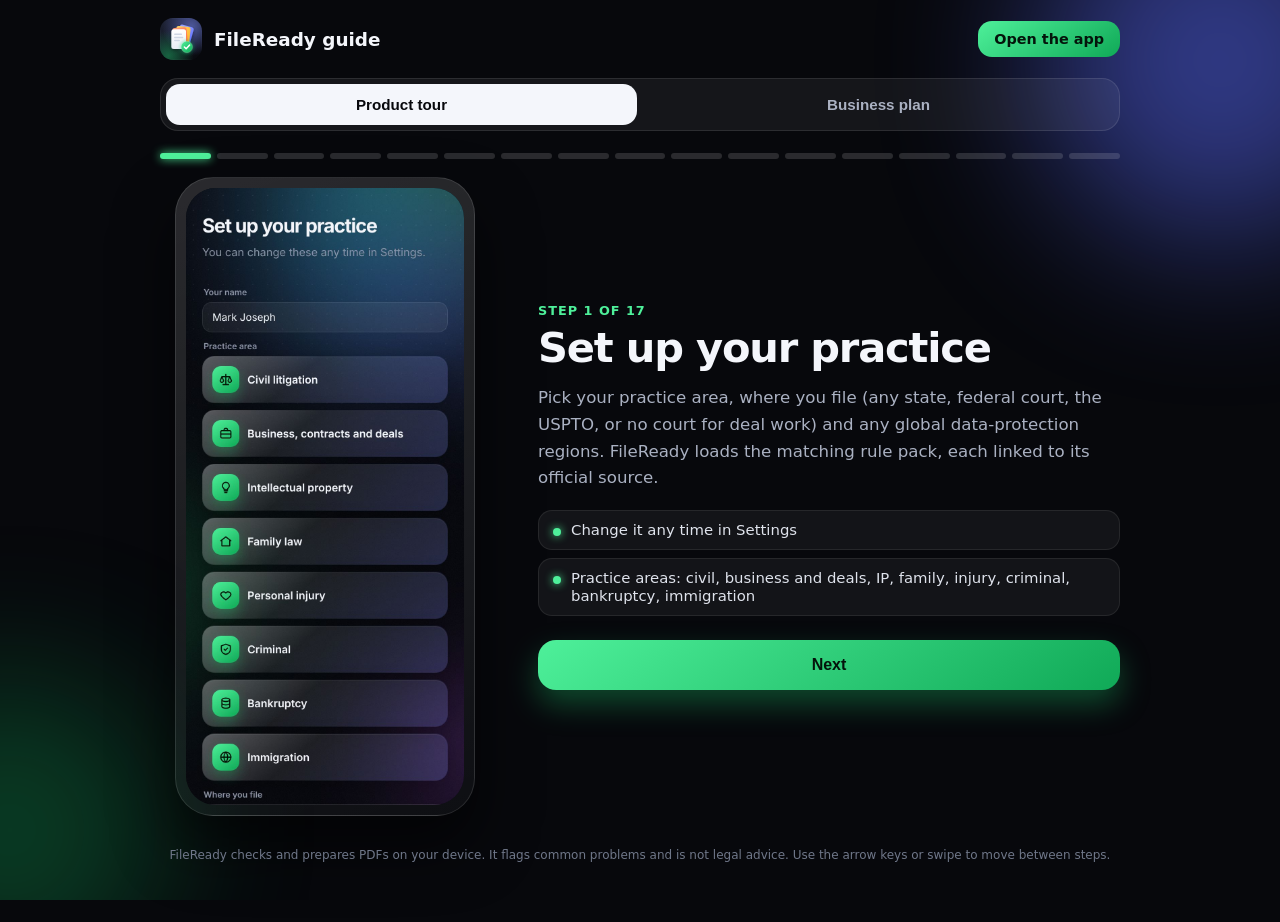
<file: guide.html>
<!DOCTYPE html><html lang="en"><head><meta charset="utf-8">
<meta http-equiv="Content-Security-Policy" content="default-src 'self'; script-src 'self' 'unsafe-inline'; style-src 'self' 'unsafe-inline'; img-src 'self' data:; connect-src 'self'; object-src 'none'; frame-src 'none'; base-uri 'none'; form-action 'none'">
<meta name="referrer" content="no-referrer">
<meta name="viewport" content="width=device-width, initial-scale=1, viewport-fit=cover"><meta name="theme-color" content="#07080c"><title>FileReady guide</title><link rel="icon" href="icon-192.png">
<style>
*{box-sizing:border-box}html{overflow-x:hidden;overscroll-behavior-x:none}body{margin:0;background:#07080c;color:#f4f6fb;font-family:Inter,"Segoe UI",Roboto,system-ui,Arial,sans-serif;-webkit-font-smoothing:antialiased;min-height:100vh;overflow-x:hidden;padding-bottom:env(safe-area-inset-bottom)}
.gl{position:fixed;inset:0;pointer-events:none;overflow:hidden}.gl i{position:absolute;border-radius:50%;filter:blur(80px);opacity:.5}.gl i:nth-child(1){width:360px;height:360px;background:#5b6cff;top:-120px;right:-120px}.gl i:nth-child(2){width:300px;height:300px;background:#10a957;bottom:-80px;left:-140px;opacity:.35}
.w{position:relative;max-width:1000px;margin:0 auto;padding:18px 20px 40px}
.top{display:flex;align-items:center;gap:12px}.top b{font-size:1.15rem}.top a{margin-left:auto;color:#04140b;background:linear-gradient(145deg,#4ef09a,#10a957);padding:10px 16px;border-radius:14px;font-weight:700;text-decoration:none;font-size:.9rem}
.lg{width:42px;height:42px;border-radius:13px;overflow:hidden}.lg svg{width:100%;height:100%}
.bar{display:flex;gap:6px;margin:22px 0 18px}.bar button{flex:1;height:6px;border-radius:9px;background:rgba(255,255,255,.14);border:0;padding:0;cursor:pointer}.bar button.on{background:#4ef09a;box-shadow:0 0 10px #4ef09a}.bar button.done{background:rgba(78,240,154,.45)}
.st{display:grid;grid-template-columns:1fr;gap:22px;align-items:center}
@media(min-width:820px){.st{grid-template-columns:330px 1fr;gap:48px}}
.ph{width:100%;max-width:300px;margin:0 auto;border-radius:38px;padding:10px;background:linear-gradient(160deg,rgba(255,255,255,.14),rgba(255,255,255,.03));border:1px solid rgba(255,255,255,.12);box-shadow:0 30px 60px rgba(0,0,0,.6)}
.ph img{width:100%;border-radius:30px;display:block;aspect-ratio:412/915;object-fit:cover;object-position:top;background:#0d0f15}
.n{font-size:.8rem;font-weight:700;color:#4ef09a;letter-spacing:1px;text-transform:uppercase}
h1{font-size:clamp(1.8rem,5vw,2.6rem);letter-spacing:-1.2px;line-height:1.08;margin:8px 0 14px}
p{color:#aab1c2;font-size:1.04rem;line-height:1.6;margin:0 0 18px}
ul{list-style:none;padding:0;margin:0 0 24px}li{display:flex;gap:10px;align-items:flex-start;padding:10px 14px;margin-bottom:8px;border-radius:14px;background:rgba(255,255,255,.05);border:1px solid rgba(255,255,255,.08);font-size:.93rem;color:#dfe3ec}
li:before{content:"";flex:none;width:8px;height:8px;margin-top:7px;border-radius:50%;background:#4ef09a;box-shadow:0 0 8px #4ef09a}
.nav{display:flex;gap:10px}.nav button{flex:1;padding:16px;border-radius:18px;font:700 1rem Inter,Arial;cursor:pointer;border:1px solid rgba(255,255,255,.12);background:rgba(255,255,255,.06);color:#f4f6fb}
.nav .go{background:linear-gradient(145deg,#4ef09a,#10a957);color:#04140b;border:0;box-shadow:0 14px 30px rgba(30,194,106,.35)}
.anim{animation:in .45s cubic-bezier(.2,.8,.2,1)}@keyframes in{from{opacity:0;transform:translateY(14px)}to{opacity:1;transform:none}}
.foot{font-size:.75rem;color:#6f7789;text-align:center;margin-top:30px;line-height:1.5}
.tabs{display:flex;gap:6px;padding:5px;border-radius:18px;background:rgba(255,255,255,.06);border:1px solid rgba(255,255,255,.1);margin-top:18px}.tabs button{flex:1;padding:12px;border-radius:14px;border:0;background:none;color:#aab1c2;font:700 .95rem Inter,Arial;cursor:pointer}.tabs button.on{background:#f4f6fb;color:#07080c}
.pl h2{font-size:clamp(1.5rem,4vw,2rem);letter-spacing:-.8px;margin:34px 0 10px}.pl .k{font-size:.78rem;font-weight:800;color:#4ef09a;letter-spacing:1px;text-transform:uppercase;margin-top:30px}
.pl p,.pl li{color:#c4cad6;line-height:1.65;font-size:1rem}.pl ul{list-style:none;padding:0}.pl ul li{display:block;padding:12px 16px}
.one{font-size:clamp(1.25rem,3.4vw,1.6rem);line-height:1.4;font-weight:700;color:#f4f6fb;padding:22px;border-radius:24px;background:linear-gradient(160deg,rgba(78,240,154,.14),rgba(91,108,255,.1));border:1px solid rgba(78,240,154,.25)}
.cards{display:grid;grid-template-columns:repeat(auto-fit,minmax(230px,1fr));gap:12px}.cd{border-radius:20px;padding:18px;background:rgba(255,255,255,.05);border:1px solid rgba(255,255,255,.09)}.cd b{display:block;font-size:1.02rem;margin-bottom:6px;color:#f4f6fb}.cd span{color:#aab1c2;font-size:.92rem;line-height:1.55}
.big{border-radius:22px;padding:18px;color:#10131a}.big b{display:block;font-size:2rem;letter-spacing:-1px}.big span{font-weight:700;opacity:.78;font-size:.88rem}
table{width:100%;border-collapse:collapse;font-size:.9rem}th,td{text-align:left;padding:11px 10px;border-bottom:1px solid rgba(255,255,255,.08);vertical-align:top;color:#c4cad6}th{color:#f4f6fb;font-size:.8rem;text-transform:uppercase;letter-spacing:.6px}td:first-child{color:#f4f6fb;font-weight:600}
.tw{overflow-x:auto;border-radius:20px;background:rgba(255,255,255,.04);border:1px solid rgba(255,255,255,.08);padding:4px 8px}
.ph3{display:grid;gap:12px}.ph3 .cd{border-left:4px solid #4ef09a}.src{font-size:.82rem;color:#8d95a8}.src a{color:#7fe9b0}
.note2{font-size:.85rem;color:#8d95a8;line-height:1.55;border-radius:16px;padding:14px;background:rgba(255,255,255,.04);border:1px solid rgba(255,255,255,.08)}
</style></head><body><div class="gl"><i></i><i></i></div><div class="w">
<div class="top"><div class="lg"><svg viewBox="0 0 200 200" width="42" height="42">
<defs>
<linearGradient id="bgg" x1="0" y1="0" x2="1" y2="1"><stop offset="0" stop-color="#1d2233"/><stop offset="1" stop-color="#07080c"/></linearGradient>
<radialGradient id="glg" cx="0.75" cy="0.2" r="0.7"><stop offset="0" stop-color="#7c8cff" stop-opacity=".55"/><stop offset="1" stop-color="#7c8cff" stop-opacity="0"/></radialGradient>
<radialGradient id="gl2g" cx="0.2" cy="0.9" r="0.6"><stop offset="0" stop-color="#1ec26a" stop-opacity=".45"/><stop offset="1" stop-color="#1ec26a" stop-opacity="0"/></radialGradient>
<linearGradient id="p1g" x1="0" y1="0" x2="1" y2="1"><stop offset="0" stop-color="#9aa6ff"/><stop offset="1" stop-color="#5b6cff"/></linearGradient>
<linearGradient id="p2g" x1="0" y1="0" x2="1" y2="1"><stop offset="0" stop-color="#ffd76a"/><stop offset="1" stop-color="#ffb020"/></linearGradient>
<linearGradient id="p3g" x1="0" y1="0" x2="1" y2="1"><stop offset="0" stop-color="#ffa27a"/><stop offset="1" stop-color="#ff6a3d"/></linearGradient>
<linearGradient id="pwg" x1="0" y1="0" x2="0" y2="1"><stop offset="0" stop-color="#ffffff"/><stop offset="1" stop-color="#e9edf5"/></linearGradient>
<linearGradient id="ckg" x1="0" y1="0" x2="1" y2="1"><stop offset="0" stop-color="#4ef09a"/><stop offset="1" stop-color="#10a957"/></linearGradient>
<filter id="shg" x="-30%" y="-30%" width="160%" height="160%"><feDropShadow dx="0" dy="6" stdDeviation="7" flood-color="#000" flood-opacity=".35"/></filter>
<filter id="gwg" x="-50%" y="-50%" width="200%" height="200%"><feDropShadow dx="0" dy="0" stdDeviation="9" flood-color="#1ec26a" flood-opacity=".75"/></filter>
</defs>
<rect width="200" height="200" rx="46" fill="url(#bgg)"/>
<rect width="200" height="200" rx="46" fill="url(#glg)"/>
<rect width="200" height="200" rx="46" fill="url(#gl2g)"/>
<rect x="0.75" y="0.75" width="198.5" height="198.5" rx="45.5" fill="none" stroke="#ffffff" stroke-opacity=".12" stroke-width="1.5"/>
<g filter="url(#shg)">
<rect x="84" y="36" width="68" height="90" rx="12" fill="url(#p1g)" transform="rotate(16 118 81)"/>
<rect x="74" y="40" width="68" height="90" rx="12" fill="url(#p2g)" transform="rotate(6 108 85)"/>
<rect x="62" y="46" width="68" height="90" rx="12" fill="url(#p3g)" transform="rotate(-5 96 91)"/>
<rect x="54" y="54" width="70" height="94" rx="12" fill="url(#pwg)"/>
</g>
<rect x="67" y="74" width="38" height="7" rx="3.5" fill="#cfd6e4"/><rect x="67" y="89" width="44" height="7" rx="3.5" fill="#cfd6e4"/><rect x="67" y="104" width="28" height="7" rx="3.5" fill="#cfd6e4"/>
<circle cx="128" cy="138" r="27" fill="url(#ckg)" filter="url(#gwg)"/>
<circle cx="128" cy="138" r="27" fill="none" stroke="#ffffff" stroke-opacity=".35" stroke-width="2"/>
<path d="M116 138L124.5 146.5L141 129" fill="none" stroke="#fff" stroke-width="7" stroke-linecap="round" stroke-linejoin="round"/>
</svg></div><b>FileReady guide</b><a href="index.html" id="open">Open the app</a></div>
<div class="tabs"><button class="on" id="tb1" onclick="tab(1)">Product tour</button><button id="tb2" onclick="tab(2)">Business plan</button></div>
<div id="tour"><div class="bar" id="bar"></div><div class="st anim" id="st"></div></div>
<div id="plan" class="pl" style="display:none"><div id="plock" style="max-width:420px;margin:40px auto;text-align:center"><div style="width:72px;height:72px;margin:0 auto 18px;border-radius:22px;display:flex;align-items:center;justify-content:center;background:linear-gradient(145deg,#4ef09a,#10a957);box-shadow:0 0 40px rgba(30,194,106,.5)"><svg viewBox="0 0 24 24" width="34" height="34" fill="none" stroke="#04140b" stroke-width="2.2" stroke-linecap="round" stroke-linejoin="round"><rect x="5" y="11" width="14" height="10" rx="2"/><path d="M8 11V8a4 4 0 0 1 8 0v3"/></svg></div>
<h2 style="margin:0 0 8px">Business plan</h2><p style="margin:0 0 20px">This section is private. Enter the password from Mark Joseph.</p>
<input id="ppw" type="password" autocomplete="current-password" placeholder="Password" style="width:100%;padding:15px 16px;border-radius:16px;border:1px solid rgba(255,255,255,.16);background:rgba(255,255,255,.06);color:#f4f6fb;font:600 1rem Inter,Arial;outline:none">
<button id="pgo" style="width:100%;margin-top:12px;padding:16px;border-radius:18px;border:0;font:800 1rem Inter,Arial;background:linear-gradient(145deg,#4ef09a,#10a957);color:#04140b;cursor:pointer">Unlock</button><p id="perr" style="color:#ff8a7a;min-height:1.4em;margin-top:12px"></p></div><div id="pbody"></div>
<script>(function(){var B={"s": "ROGPjK7NZHgkETE3WeSXQw==", "i": "jMEFvUNLtrRci9eG", "c": "rYIa3eVrMwdV7WskIz1s1xreMczauUiZLun4U2bh0Ftb1ugIUTtv5uhY1+r3UyPS4/P5aCgRiQ8ioT8Zzo5iaQoJTEPwo2nxuKR8FHJRrwjj1KMqALWpITZNuL67ZxNd3qwBJ/[base64]/paD0GJTRgP4rTc+yT4IEr+PKztcC3Jmsq0uasoIqW50H6hio/uaVUJymXVPtqW9uXwbQrdBjOjbQhJu4yMHN0oeIKV7VsyyOvyYDZFU3LI17z3j3cgdyF9cyM1X6fto2cqiO4FGXLfzkozze0NO9ZhprNPzazrupzPiAXEvdwfPwhiS++qEE6/kDGmBkTAtwDyD8ETHWn8VfNOym89DZQ7a7PULm76Y3I1nMkd9uXWT3XfL3Sat+S9rZKP7Pu7BMRNtJMdpKbsRq9XJ/9Juxr251hFSpy4NDcKMestGByOD9wn2HjZSJtzCcHYS9ZQTb2IkZTC5B2Dg9Ww5Dhn1xQAXyHobSqX+vIum2oSVixnWdNseddkal9tP1YclY72nSlHqARhJKZVsBJFrN8RNPpq3NothgqvYqDoU1s5n9/CQLwI+MgVUbu6S0d35BE5Eyz21Hix20tkdwPhbQXQXeqaGeQCXW79vcTcav8v9ffagp6eG1CWxEzfs5v8hHqwkVJTMo/yZ03+QCyi3dAcpdzbPHi0T9iobyWSr9s4nJ46+R85S4NUz9K80gghQJCyvpWTuQJ7UeysUbjOXOcf314nmvRU7ggdg9ANcHN6k/8Le6FMBQqFo0GFitoQuL4zGL9gTiOaB6o72iSlb/DDGXbJ/WnhbNBuedd+zCSxluv8GbZnjgX+EH8TyFlgcUMf6URHBnqVIPwXz1nUNfyuH2Njt5yM6pVm4yDq6aNbl0pU0ln3L96EF0Cn+VuhMCxUHNCSw85oww8f9ztlzubJbWwsK/xbuP0mOxNkgeiWXUAOp7kz8uBBlSbY7TcmI6Azef2QU1FfVVutA7UKbazkT6SmdG4BBQ0hcpkD8Lc4Gq/jKudGGf6s8AMPbDC5pFEx2g9rvKtJyj8VB0fNun0M8KQEjxn+AJAPhL/hwCqGBwBol7yXCzJOAabnAkyfCCWklpjvnT/5sKcJOLUoCKnLXqTCuZ0f7R0cjUkzwbnmYuvDZUgnbPUDoObYEN/fss5S1W8Wfcb6U1ZPonAIf3ekMsLr8OnykArQLka+768/y3+E+EwLYBMLjDdFX1fogTKs5t6jWWyhTTh0CNcKoOACi6JGy2SXHlk4a+KO4UI5un2T7Tx+CFEZTgOAfr5G/ET7tqUCZ8NL2yxrqNOSgTZ9tjDxAHeSuLdLHTotmotSKiCjDIi3Z7sLSC27dTP76pq4cROL7gY4UcskHuD3P3Bs6fYcf3Pu8A1Q7tZM2v2raypH/LQSZnmioR++VVY4LPMnZyIUAwaQALSkcAmDa951wvIg4lpD4X9eLCkmiCu+ek5OAHnsiTgLymykzOo8D9ZWId7PcscGPD6u8bK+1cxrt1qxEnp3lRJMsHTZn3MaQ/SZb0wN//nXsK+caY+Nlios+J8SdI3w5ZCu1W2+983BsHZIGHTk0k3OydGHnUix71tXWLKKQXaNNJcRd1p6X1qLFfWMc5h7EEfLNRSuvgbunWQijDObqZNLD88v752EpLmVUZhzXfSySgpqxSeFi45FlBnxyzkpeS3+9K3L7NJYxQIQ/+9uOEL2nkKb4FQC/hII7dUqsFp4a7oxYBrqFwmXXGiD/aRnniNKsO6u6qMFqDyURgWHa3ZS7sydZr3ocHearbwyAOe7bg/QIaAyoQ0PrHoXj5w7MFZWF6tUFfd5uXD67qheNrk9mCEQ8m41Ixx+WZBLRZOUdHnu95XtgoFsQ9puZWmzMq5kbbvpUMUZ5QYOA9XVZGiJVWkmI0nWs+Y3wpkBjWQNuGNZl941gMp2XjfR9d/O5LxFGK8nv+hcGAGMMur+/gNLfqDS0Lj2fjMwoIidLbwXRaP3sBf6gG+UnAbTxwFviYpn/THVTSZPy37ZUQa2wLVI12HwxBaODJAMaLDUNEFAYA2yXDQa/n2rahL1UZTFtrdNqc8HLg0Cm8NBPgGTFjjbkSB16m73gbZN+R/N+3b8evf6LqToPhjX5msFji6XOX6IugyU3xxakg2fVt7Cs4zm3r5bNUPQalEip2zpodsA6m+YfUrSsZyNMDvjgYNErzDwfS8FA7jsH4/DiUrlvD+IaYqel0zzSloiZsNu1My7EZVnPhR0DmPIQ62/H6vFWcVo/pSMn1F65+eIngeK6G/eqCclJP+00uCpDN7za52P6QcVuX869jOxcm8fddl7Ex8aI24NSX/mf9aXSm440V+UzxC+ljEL1CmNqIIK6/pGO/D7nFXRAYWDTzJkJeDbT4zUd8uvDtudIeLfRQb610jrg+WcjgWChy0nKIbgdI3/lzPwips267J3kP+TDxGFostt7p5tfvZ67a33qGjpUkyTX+2rAfQfUKx1Hu480QxNBO1bF3dmlpkJaIndMq4luAS9R7ZlS+Gq7vwacVKTRHAzoqf8ZOoo9CBkXyAA0kz6C/jQ5jinquzmmeorG3RtaDKAw35AWeNes6KERO3z12+SFvJd/x3vAN2AAvfCdEfTy5Ji3AGj1I/fF7U086+c6iswfZLR1+zMQELOTlxssX0KY1dMUxVNwv91pkYC/ncDdZ2798Rrffo2pHOvyp+B/mypmJsKfDkKR3EPdluRg0DV29nO9iAUuu5dscYlbfP1R0CgK25hyuFD0RWlk0N65PhUTLlwu2FPCH5QhhVuT2/WIkhXZRelNLNNk8rGgLHlUG1/dob60dZZGxWauqzrvpD7z7FRHtCfTAzizxb6Ves8xJ8MVBaGpWvIJ7fDjDfZ7xIRxJECrCYSndnTnG2/CJUU447NS0lxLT42W/ZKOwPTisZDYNH/OAxz66V49raUD7dNVYtL5GV6V8E7HvONBmh0FLGhrJQiWQzD/NSi9/iKpXqwzKi+5h0F/bsWBeInZG+peyQLydu8BN+fqQGzqj4TCOCraQRHy1wYUcPpI9YSnMEs9qAl2Ahbz6FpZ30Ly/YKgHRNXh8bv9zztPVb3/xlAjH02STrMmTbWiV7FXXMTJXrNSMlOaS30C3+UsEAHLFlhqgl4rnziPqentIzVw6AG0eSrf2KF5Z2G8JYhAZfDhLBo4Nfb2v75L5R/nD0LLED+Hp6cuY9yBYfXoDfsm1LJNJtotRhexIKchf50Fd/7/4DFvljqehaRNPVzfy8aFED/blEwmXcSi0VxLTy7vlzW+wzVgOiEVjMkfYsUfFQs9fwmI96lwFfuGcl2NHVQT2ZKNwP/68JFnQRY/sKz6YF59s8ItowO8gxwnyzgBIVoYTSpR9wpIzSAbeSCiKsiYlGoWid0Id8o6KlvEFPkvrhEeZC9gmKT57lhDnDZJ8X5r35EXlFGrktx41h4onGj6l/x0fUv5DO6nX/vEcHrkNvZxFky3nY4mqL5tINps23MNK967Axnh12AS67VEzbI5IkPzJetN1uRQLlrrOrV3zsvW+O7+Sup/[base64]/nRo/5TuVIkWDxhn2+hO61liXJWWg6VtLPMmA3TSo+Km8U/[base64]/5rs7uMMzgmowIp9uXEYYcci69+akJ8lI+8qNYZD6iI/tp7EAMhS6ckO8GLBTr59a0DctBQKp5/EXzVKts/YGDtPPRZhH6wN5hhdYFeVWnwCZeeCcdjRdYFskfgVeXnRFCBbj1bwLywWx802w1D3mBieMb/[base64]/s472f4qZuYSIV306Q+fHlj3np2bSqWUU8q03WV89+b4f9UWSXWD0zncMQ/ucWYmov7ZEAjg6IgCJ06sB/2Z3ZmVWmd8PDWIuCABefKu97eQqGi24Fp4hvfoZQayYMr0/PPGjU+eo6xvD4tpINrHXbp3b/2B++d46Ir19U77hw3irTzp6lZUkvnb4oQUH4YvPXtkleZskH1MI65Qa7mK9dzPxcQjcOb7i+SKGlN1SqvI5HH6vt0brOPwchvn5GEmc5z8MOijkUnknUA8qFDMZypnVmBlXJsgocbE4CdsVIj5IBKJt/qcSlNOXfAONk4l0SCPKK8VgIvS6joADhmxSNZ2/E7zJzr8TAsfasXCgLYYlhuB0HABxBmsOjrPhxLfMpLWusGFtwWx6VmNrJJSnnmFDUlphBDky2VZnoclMj0jBjM1k5o/5y+XqwgcV33m+NRd5qUoii4ni0zzYbLVTGH3CNPgrb79RiMZe/CSZSpfvyVIBFUU6n/v5rbP2eFUSEB5p6hj4ig7jYTlVlivBZIxEfD+vD3YLNUouczfnGO8UxQE1YcqGLTxtp0u/lW3SyUmUTMJ9t9EjAbPJnJw8vBR/C4GHd3l5U1F05dgm1Us2ivVYJKDMR4CmOc4QaZaPvkXciqFfBy7UdArhy7ude3yvFf/CEs89yxj12za/zKR5zUOWAl0NvWnj/21XQt33D1qOQj8EyvAwsbd2IXazjzdoK5TIEP/AfY9E4prTqG/tVYuRlmm7FkzEMBdBoppCCJCRM8N+76uYm9OOBW3wAcaJtx4vjDis6BNfLL8ybqgir8Ha5EY45R+lmJdhUvvOGaqE+ney75oMYdnlDWOzv8b/H9agrThS+fxbgdMQWOObs+Rsy2dzzupFhvvl/tgyvwhH1VAZhumm070zC8XIDY2HZDeng6zPOsJYvX7VbEUwI7/HIjuQJf86+uTyO10VUdTJUvv1r5fxEEM1hYLedCTU4UAnAe5ceAY4tPVzF8uRX2y51uHZRYvJyGsOk5VK5TzP28TPjppPO3yKLB/[base64]/vhfbYgNIvpxmjDbazyKeVqv9vqKvy+FIyUiml17rcu3D5tNg0huLwZsLkxZsb53yWK0r+7XPdvSzvC9h/sSXk/tS1bX9hWZxDV9P9fcLoE8inmOLaEHkLtvZ0gKhLpSDn/CTbc4oYGxsJ2yMCiik8Wi3bHKmGvvck4fZEI6kiAfQRYpTz7Pp+1ww5wILfz2z3y1r11w3nQ0OJBVzRbjaFrIT5YnZNNgnazWozzwzam36J6g2gsAVYjl0XWdogx5+CBhWG/Z6+qJgAU/KvIG0gjZK0+QzsSWVQi/7M7TNxoKc0VGoHBO8qfCMqME2YukiCiTKvBLdUw/KpwJ9j5i5wB2AsLzbFsOg7dmu7wmXViI25VILOuxwNaNbSkklcLw7s45D50FwF+lmbI6/2IPgDEgvTsDCSrpBIlMSDwYhTn1pT6AwNDbpATPx0Xb9Ny0Ki8TDgQp5R9tSHQ3RBj3PLj0aOcAS2m2jImLtwArXpLxACuIgtopvepCU81G43NQinj3izhEFEiu1DMf9xqwZo0w7qYzoyuKm/p7kh3bkSbH2oQtQEE8DU6y2nHfArquLQpklSfR+XeqAyTMDh8YgLbSypWpH2F7K+Kvfx6BbGuUByQhUQMhGTjFOlr3rRnrzXybR8JMHuN6U+1GLKZHPxapiy5MhVkSo5MPC4yySXthPf3IOHJC4/AzUd/XTt4U0a+nUqCcXaRzbYI2XJIDefulC0MJz2lJtOEgx1KRMQzuBDAwkuNbWHohgSSnR5oTIEktaZCVftif2bD+u7/E90oW9ioVaMrBP8O7y9HRRBpw0G1pokyuFVPu8L2Bxb+rXcQArQrZeWRZvuNTF5WiKO7+MKCgJbfhrJ7VXl3/zABuWnaQd6Qn7TT6pSDMF9wCkT4dUNFYQ8PXOLMx94YZNZWDzlEM+rh7BcwVU1USUX0s4OLvor9vPF7pulaU6cfgUjyuuaaIAtVa1bNx6+53U2vXQaNCVcu76+bZyP/8zCrcm6RTGNLeavjwpnAbwCFp/[base64]/dsgkL4JUXpWkV9SDklrJn2vGcvtx/EBSA0JjtfcMM/GroXpYtI5HlH5vHNHnZv4S8Wmkb/A26AVUKoPCU7pSd5NsJBhubKABCcgxR6ioKWhyNNgi44JUPXbS1Bjt7i9q1vKPzFNMgAIzJkOH2ryZ6VYbyzOv/J3nBaLnUA6b52CyyLCRKjlnoC8MUrucxQefYhkCqpFxeDUGFPTKmyhmis1NiLEBGihD6B5Zj93/pJqMmLOe8e98UrNHSTztzBDx4D64370fJwwRSCp6cgEJO2JbY+GT1B4vBD3HlMYJAMKRJvQbIrMKuHCF8dD93RUrrtb1H2Ti3NXOprjzZ/HzCKJlSHeL/N740i/Hz4CkRXTRBb6/8+2JSwhu4pLK6JNE4ewQgFAtxXwraI/PLyjlr8KjrZiO5YQiqdnVGKrDSxBN6dEKAJWel5f/V1db+1b1N6hA+ETAM2dLG9Z5JmUOivKJlgk/LulyxpvEdkG/[base64]/Jw3QOjV8trKQcIiK6NIXeK5QIhKyb4n0e6tZ3Pe4mTiAoYC6BmeSkFhBPrnIKtcmaU3/JTDo3NvvA2hR31Ft7Ez3Dx4cvkT8bbFnv5SgByisrxdlI3oPVi/XjZKij5bkkzAFzc4eEvudLWfKk+Vt/4c2I+wkbADelWmtCmPMcKWN84uDeFRVDsi5l9vGhGjo9npmRDAIdKlTzH0mW41VGJK8Bu+MRFCaNQYRZz4W5YDBo/MTorhTmxdBaUNqQE0kedUXstHEcTd9xWUbz9sitXu6JeyBeMy7n+C8orXAjFtMUQHsTYwNWqynjWoCTCTtFRHmvTy1PmVHp8Ou1EgfUy3aNjRtoMFTz4C4D8PNNnw6BTapwYSqVcA/A905NQ118dTA0qPymeX5K5nKmY16CyM9uPRC0vhe/gL59bhtNnPqAJq9qYglhZzcWsZ3m/XYQICx+fQbGRvbK2Uxn4ZHndt+R4lLSJxAKQ3zckZnXZgUjwJjPnZlGS9Te7k3XYRgC2uEaTz7ZUe5Nw6fJT/1gVrPIZ+koVVLdp6qX9ZxTn1cU+hY+/77i0MDAfJGL+C1+niCrzNsOAyt+Maxp/Ock9VNYebv3JX77yz3ERY0R4Nc8+9OeJx9rKKa/eYfNj95z3U/fEA/Zp2bnfhXWJhsTquLAfZSVFOkhLkzZhR3g3HoKNoHszAomZz1/u4jqddcaUJH/slpCbtFv1kvF+pEKnDTA0gLRlHexK2lb3iq3YK9sFpPXL1SRvC8Ox48gIFZap3sZckTtfOJ/HEbN6PkS2kaCT6V5SZ4YrNPdjOD8sfGSySOnMDd4Pcj4OCRLnL+ayYFkwUhLdjuGy01B+B9J843KYJXDKfAKAk4wpBhSqHtohJzSsLB83N26nXMGSwoqHarnN86nEmYSGZIk+coB7Hsy5SX1Jkgg6kCUZFermIhZg8yvLgtfYd8b95y6bLBV0b5PyV3usogaZe/iQL/[base64]/O2lHuwtoD8TmndYKUute0N5m53wJY5xrv9+BaEguX9pNb2r1hGm7bl5Kxzh/NbaIkdI/0UEDqknaBTD0Ar84zRUBcLO6nqXec0MPV9Bhx2k3fQI/4yAdJ/8L0ca+xW/n18183CRMQMGLqFQ4t9ZTAtIab7Mz/nV1MrDPlduhUC/qk40szxLjSR8XVg4vUAiKouYSO1mH1sR8i1M0MFKfih1AQYrZPau2ReIDvp3UmajPPncWONd8fASEE+r69Ganh02GVvlLACTaC4GSqv3+rTh2CPjVWEy2nFobUq6iCS2zfq/pM0ZVVSeKfVuXTRjOJ3UxyOABKF5MPtpcM52XlvqcgGVY+JdSbAuQxpIEU4LXkQ7xT7AxvZBuAUNwQVbt+48/sBI0c0Hle6jn408Z2IZGYQPvJtlvJbWYGe694MCwhOvxZUnkk7fToMKu8lVgDylOOum3cgq4hANq0sGQ3Rta2sUi+6zijnI1EUlNvOzI8pxpt2pGryzC0EMJ1oXFmbiPACkDc5FrrKbucrpJ4Sf5JvFvjWuh4IlwDOp1gnhWMwk7/ITFZ5aj7w0YFGfMDOh52ILu6Nn2BmKoKOqQtmlQul7Q5asjABOyVNXOelHFHo3jIf92Ap7qpEEcxVLbcUZ92nALESLPN/lXO2GTJg8iRT6npeFZv6G/vewHZo5c6O3mpVjwleCE8MeeuAaMfaTQemdxO0/QRE0q26tFH6+V0QqD8Qe0vmrfmbL2m4bzerpZYi1hm8u9vxwfw4YHhg8bnXFqxgnz0sYYF/Ndl4Air/kStvEsY6/I/ugFEMQFmTp5D9ar6CpvO3ZiQk9ppTe++Y0KG6Se4iIRpxjelq1jDcLxF6O7n5IsPV7LvUpXfLtYXriWHAdJHTt7dvHH6WZrzpDib/LVtP3f13g0q4SbLMlVOtd1PXBC2pSLIJzhUQCRZ+zaKhIpC/s0g5E5gzV2/TDgNhsM+XKaCdq4PI5lDvWR7dFxRPHz4ePBV8Of17RU4tj3fbS5LY0jWfTDGvvYMhSGNI3q8H+1gNJPWuj8biyP00ia4+9Yb5k+i6YpSO2QUgflFXr5Ubrh7sIuu9NrgX2XUoBrkZIoN1UK2uAO6k0aGxpQguzxnBURnvl/RpDUJy9S5bOOVIsUbcfblHzPGgbIF7POE82UDxzyUE6i33VG4Vl2nRnDXojG3CQRqIwRjxYdRqdLteGbF1dUsAlh9CYZ13W+luvzJQhjeJfWCKI5zDf8Nx1ng7GPB4jO3xWrW7rCV5/z0cRwium+Vk81HftJERuvJlOqvotH3gfw66BlSIRUMT6zQIcFC57lxMPbbcB8G/JCt2glIZ58XwWQXKwxkLVnwNEHvmQXIeyQD6DEQMzWtrWG900XD7fHi59nc8+BUS9Iu0lD7solu+o8tA+8C/zS4781Cnfo5+54XLXJfAQTpXXdLOo2LbjRhdpudiYG4t5tIIOw31GMRMsYe1s6LKiqPbpVjOjDXEo4+MxFxsUo6QKcugqOCXkOfwhvlPFdBoELbXfr5vXcHwPgabjnNSp+KCmueJqoNNpUvWNuKazGFSRXCYl9Nrm/AcJwRW9uzddITdT7IfP+xsIipD/[base64]/lQlqOL9UpALSfYuZ3DLN4HEjJ61FkCrERRk77/Z759a/F7dmITOiHtfoyhQ6ZTod0LeZcik+YMglF0MAd5GnQY7DViKHOyVxMOhnCx8sHvu0mjIYb3qnEMDj+vn06GydIugdF/dAMswNGtXrYR6owLRErWJtLhU86CFC1JkM4BLst8/NNSB//V4/jz0mxVQVNATAwsCYVDhKyI28PebiGzyQLj8VDxlcAXQbYwLgR1uCRoMHfe/+gAvyvF0Aklj0TzCd+TheRYzousQ8lpaqkJeQv9OcbdImfuYpnJbgCcahc9zHO3Z9iAgjx/loteJbtVQXrgy4BQOdnxstqwchQ/cSydbYKfdNSvYMGWMPNSUN1EMnFukcm3TSRoCJTtAABoCEnG+rn1r7RcmrNo9ItjScUzxapUpkvuz4IpQfJxeMnQrAFnYrEKcWafB76od76TRF8XF/[base64]/mFOT9+pocz+qaiBn9WgkibuyoY2KJ/JdCvx/tvjYuLz0UIxth62QjZFK4tqREFN89fBgAT1miWUZrvHZJpTXYl/Y05oNFARHkFwWzhkkGSzIlSlxO47+/sUd5bMb/9y7kYlhG13EKIlbKdUBoRSHj5UNlLLJzOn7Tymidpc0+0CbfsF0cgPW8/fQhRqjACx46NNGDzflYKpxz1eLtSFAG0ppFw9YaZbF0x3Im2KaLSkerqVLHTJnnEXS1/aDOIgrEeU5GUVoRhPJHPd5Ppn0xCUmEQZLOz1tML1TWaNn4DFL1e8/Y7huzFk0pd4LZGp1d9bLmELvIUauAhYgGhY6Q9cnOnCXTfYx+45kcr3nb5qeDkA/BIlOzKEZugqh/9nzCOnBe9tGFJ0bCFYBxjkejuk0qVt0aUzBIIb2nPO95JYIMr8oA7ZkSHzubWPAiLtQq1bLZmSgZg0+Bf1rApQxYugxFqAai3zqNwK7JGMLrDNmO/tBxv/r2+dvhZbK5sGPbMZVqdl9Q0yVmyBPK41mqPRrRBDm9yFm9Lo9CV8LxfjfCnCPgm9DTTV25aHiowJjrryqWL/Y4hhEZoKRoGRUbnrU5mRj/0bpVrk4lqDaH4WjapLjuwjYcL/gHkVUFD/[base64]/AwbMNoUimf8pTah7kr25FBcbUIjpHNVwkjCTFHz1L+8bm3QPNHLuqj4UxR/lzWxP67FC7xml1LgX2WctHbrDQDB6sMvEnkm742tBWCa0y/A2g72UXZunhv9FCPm8TbV1y/PcdUwrHg9ZSgOfwmEAcvqyx0O7l+aSG661w4xag6vdXy7ohYLQ/[base64]/4w5Bbh/c1HVdU5gHvU7EBJ8eicO3QAC6wNB6SpP+ve/BD1/r4GY/S2JcbVH5JgAqSPPkGjSWjQgy16dwF3MP3BeiGHpKQsnCPKyS2mdmDxlwqzPdYXPd7xZ53VnzlKmsqdMWd6MrOSYiCJvb14fhcK3gYqYOSuKfGRxxyEdgwD1B0Ho+ZPdRdLkgxn8y6g6uQnqS55xLaNEhhZ4Z/iqPkmet0J56ckYscVVafOe+wS/56V1tzCnAwM4fe+tWi6qQImYytnV223nixysoU++wKqp2E+lGykIkmpq9v52Nz6ff5xhi6NtlLiJnX2nW1xa3XjgV3g2rDPWL5ws97sOd/mJ2PqZWdXeW1bthjlDoDIVrmxuZxo6qYeIcYx89DTQ9MePZhNq/9JSQOatK1SfCZVQab+vx/4sRItM6n3nVFC6vuoiNLYFI8um7QlJRg51hv6QG2BBrD24B0SLKaVh/qus+uLP+NVNjx2badcTmI2Q2OCOc94E5IqEiYxXBuvroQs5LXkitEeCeFtp4eEmGmDChykbcGq+39tAO3PWVT8hgoe0x+DeIDjmax4j7YPmClvOpDwRpFOGi6rBQshi7hLcjaiDGsIr1X0sdXQnXPLVEaZfUCvmfvofPlWLCzXQay4giQwmOxm/gGhAb87sLsw7mcQaz9Y9oC2d8MV6YScFeqTC4nSvGODM9/K9ySHzGAH6DAZrSXHGEuef8YK3epORgXheMlo2Exm6RBWBrOEdVjGF0WUx6Gi4iRUCxhTkK8tewoyRK4ZiNw6D7DXppSHWTV4UZNQcUGoEbFirc0ZZyMqUs0ZwWvp2e4mrh7sYfPEcdKpU7GIz9qTCA2/oa6zoFG6K0lk2fu/[base64]/dpdV5Pa7lxG7mMO6F2RDojI02lXkyIGhY9pNENbC3gDNkjfl7JR4wKfWgynblIVZPNak7SITSOQqUAafX3CDiNxW1ynKF6v0uAQXBu+EbvW7skcnO2ruTv1oUoyW6T0o5MQ/gCUMW7zQ6sJbFgm2VLSL+b1uy1+Na/mnBhzQqmNB0BOMwDV6ZHfJ6jJ9+veC+P4JC1EVkuoGDcPmvkDgHWFrTzFl6I8jDsOdYB081z+3iz0ZnfMLZkjgbAJxe6OMWdC06R44Ld0zwCzUfeIuZZJwzmyK/xdc16yWp3Osnu+Wpr7XiL86uW1LUNtzFKx7T8YpvsRii6VP0TAomRZ7xwsk/KV1jYwQJ+Tr7qj1tvgEQhQ/XjkrHj1fz744ZN6aeqSn3mBm+YC8U9NrCXfomtYZQ+3gAYituKG1spQycnl1pNsSJJH1b6eKORRU38kzvf+yDgUgxXQzSpulX2DAcF+OA6CKLM5hpa1HhGvZOlh/V8L9iIv+MVUw77qNrteTeRQqiUnCq1vjP4e28cv3GGXXdEUvk0dqNzz848/6vKjIr05v0WfnnLv4SC3U8Avpl/NnlyzqmA6IjJn4P66BmHMA7bggf/T0GfWvR4dJYaXEzG3MtnxBkmdKR13L9YytAezxq4w3+NtFyei1KMyBakhzn8lWKlzyLar0I7o+Exlqrh2rN27c4yjFTMFaxqMPHuxhq6TusODc1gKYaGW43tcUM/MqZd0lq3y4yh1PhMzwjoT7oRL1dH9q4Svlw8iPa3NAHiQhqHFvATNfyeFhqoMPahKRLBMmAQmutREghTDIOwuiEpwZXac/ekAUjyvuvecSQFRjUVsspOSx+y1id268iFWpnUEcSFyyfY+x8tnehqIsnwSw0G4mjSn+CdHuxvorEfyc9OWg0+2sRv6E6b2H36CMhubl3yMSeOiZoUjVseYlZ57ijSBHSZLjsehKKSxIN1Sp+v2qHXQF8wPD1CKDhiVx4Ykd4Tjd8d/uXCLLoFhVBBLbRlVRilW0GexUxoMt0UTIudNwFHwKq4mNy0Zmrwc/BCYgamkYl87zt/8hMvWwyxB7fcYX3PMMIq7pMq18IevPfB0rdXkzPiFKfgYnaiJrqBJQLc+frKaisvTBZQw3rrYc5rLifOGZq4NkmVbIaaA1eARvqB5bbawKKpBavr5eUK9YY6P1UbpJl3gTLXMGx1YNjP4lJ+bDSPvMtXushQW7gbmpJ41/txcdy0tsJt9dTL5NLNby5e1xvD3v0MSotzkDEro5JK3p4kp3EaWhtanE1V58N3mzL0pH6OQn1YLYgWxrbZ02XrUutmKZ3/0a9/ZHtbUxtczF2aBY0Sd5WYLyj7JvnrNgdaUtxmQKR8zRnK8P8qWXjmH+aL9tR5YgHqK9WSCHYm7j4ZUZ91JIaF2YxYl/JNPNLL7oEamvmHUmjesYBfPe27xhQwqMgLA+ncacoZj1/AFuePB79fcmngXocpiZ8vgBiXtNbvV4MJssmpl9QAxS/4t0kmUyXVQ5lBkg9+a/PWn85NxQdmJopNx5AwWM/H9LoDOZh2IODCKT21SaZbYzuJ7HopPc1WJdi6eyqm1tKDe2BYRFdclMTljBquiu/fQ29v8QtLQWz5BZrOVRW3LqoistHRSNDhSsYN9q/0S9L/7DSRs6x2q61E/[base64]/tkZsi5MCPjY8Q+dp8ffBq60EF1DzuudaEb6dYExNR0iw86EFtwTC6VIsMC31YWK4beREXFn4IFO/2hFUUkvx69jK9K2S2fHzkeIaO30IOHcVhHgrMhMdZLliuVkTfxG3vZK1ZRYF5BnIOQMah1KpCG5Qg7IIWWnUYFlUrabkgCrDzyftFhPX9bkJko1tBlQ6moNimeXWXYDkeeauJKZ+66MzspqPBhcxQCHBD49/3GOoDFJgb07YYaR/g5+HGuXZt/x32N1qhT8TfiaKvuEJVmMgaYSqevhuNXNVxRhJYUZICuxdu5lCh1yC85dIW8nDfNOxJTiuAmFV6jDc+EZXN1hwuUOeNLuoup3C41+2m3C2VqiVKOOf1vPxW0IEvpCS2B5BJC0CE2BAwIjc5Ox1kSW+3Bby8i8uBlLQi6U/BBmGgCS/t6DMa6ezBVO+CKZLdVLwbzrNqH5eIvvC4WK3X/GZ3/T/Lq98nzJhFwT5/QA5HoiAViNMlPF12xmQUHd+yEZgm6cww7j/oHWqjvMKex7k/xypuCx/ejBimc8y9rbNVGIXZZTYHEwfXR/O5kWGoQib0EOQCPt0BEbjFXfCN/Pr6fbbq2egXAnf+700L+gOK6NqTF26RZiox8tGfNrdpPJgq70Gdae+w2JHE92oR+Kgp9x7aSBM3Z2unU/ReqbxoFd7xXPPJsc71kOfa6nw98BUQexCgSyyWgt+8CSBvU0HYAlI3S3ihulfbMq/0uYJE46HTJua+g12f/BFirVOGF82C6SKVenlqGDEDoxCc0e911d2l2N02XDBzJff2QqaKPa0kl8HeBQ9oxaooi6Bu4qp0Hf1NkZoMalyd/+ElVx4N+ecgFmQpYZtn8ynujI7kfYLyGmgPEzLDgM5HFSFV76txDpb4jeElsjaVYlQojSMmPJmUhHzxYkoj+h4HreO9eDXp9r1Y+KN7Wubp6PJovrCqlMOJ/evkYZz4Km23j0B1nf0VwvFZdR2LMbT+xKiJewLdsiWXbLL2NcAd4q9MCBZNgh+J7nX7+lYyDBjJ0jNUoZlGCijLG3iRhvS4rjf7cTMs+kZSeqoIDz5Xk6oUOGxXQVkL9xpP6TU9S4BNSafgF0/Cvx0+6/CI95fQrfudQUHLmhQAeuamjDnL3NtV9tAiDA7HG2tQG9OoHhkCYgi5xosAqKql0aMufsepJOqwwfUVkERfnjkY0vNruNN91ztf4PE5yIXYkk96tQ42uQayVJwDGMr/mxg5xrXLZOPyh/HoN2jAYV7GAgp1/QpooT4b/zBegdnd8eZCixPMc2uLQaeJ8f3uHNOshZAxFNMdK+O1EyDuHIGkwAd3DRu/rObNaLt8Xwg8YXuY2npXOyjtIvnMWhlJvbDplH1S8ue0Pa+8vnCDYLMhjPLbodEwfkWpqZLSH2i/39u3+9nrWAgLwhOqwDYHdMaWIEELD0M0rLewH+xTPbaM+IGbPU8VSuHokkgt5HRfbshGoRDrEOnDQ3YUkgaJwC71OsoikC+JURBc7csItsAqsYSXnAUi2xkMIwmH+oudcpmpqS7wFdAsi0BoB/YHlRO3wQ3SvCFX0nh3+1H8Wp5Xa0aOoeS7n8ssbmKOlpGlyUXSlrpiAQYPBEYdiCofzaDSzUEEq7bBQVzTMIqlpHSp5WlHQ5pJAndwW0ngOGZBgE7p9r8vAakA2fakT3JxVtbjkRyA24tMbXbForQHlD7Y/v/5wVsHGTmEpiB/QjYjyNLK0tiEHwoFo9FFS+Ans1VlsIi2YF9VDPokHcKJUK2C0QFgj4/14oIWyFmiOBvDsnhpDBzqNjLRvRdChZ7YY1g5zRMKdtytebuiXLjCEckJm1rJBXQZjlMCPH4gwLyaA9koAykLun3pNqIEqI1E0kK95VjaYZH30/8U9pet8dkHraghcDYzS6ZpkMQjXuG3b2QhUkwBo8Rfcj7eglpUm2HRmgtg7WT4Mu7rOuVo0yO975wowDRAY/k8IZAMJjd0muyWx1Hj0AnRHG6GA5bZjtgU7D82ugWBZ7tU8Gs5o62iz3Muo1QShHo13OESw/[base64]/qBeUVN5d3Jx/6hplPCl0sIVikV+QIESnJwkHfssOxR23mjwqiRvW/O/aPFAktQas9sbuMyhhpAIjHSyo+njmBpQMn3ZK1qJX/Whc8eoplYcPxqdLxZj2Q5evhLjUXieN2za4ZuBIbKlEhK4iKhD/9WAcRG0wExglhfDuh9A6TUzHJXkF7d+C72XQKXV3LRXNwrjGdqI4CIB2CxJTxwzb6L6uNCBVjVtu1J/[base64]/tC2z+4UbIE0hEU6CM873sfoY+qjGObOIp3Lq0OKIG92NwGZCX7CSjBwM/wXHUCV5Cwucb28KwOfxiq1lLr1Ma4b8/CWShnwHU7Ti95MtC8lQ1e8Nd1/fiEns8TOA48RF2Q/nLc4CyT3NSkyvlD084ifia8NErlQul0SZj5Z+7CoGOcXXreb+Tbctjqa28pB4CMf8uFTifRyzFn1gCejbdOZ4afTa/smnNZzbEsnNR3fCgvG76sJeFgMmIWPWfkvfaKT8uJxwS1nebK9Q86yZAz2hySc+Ymv6Z61HJSzT2gDTID2Ch+oqqkehR/3ibZ1jpgviYi37JDy5Tz1WIu9MN8be0mQwmgfdHMLOq+nSWyyZwLKw1RofwbGqKo1Gr+Cpvzs1ZT8hpmXUrp+huD5z/pz2sqVnp+6RUy/wyQ/wJTh/RpOXyXJPvdlmIn0b2+4sWkMHffVSbABsXSzIqEU/zPUFRR6Dg+03PVjlXRGXL5f2jqnQiiBnnGXcDoW6+PNvhdikbc82CjWL6UoqEMpq0ZE0cDyRSm0sEG2EEHB4/R1nsvR4myjwV5eWMy0rcX9CLKIlq1PVg4Nw+fEb7YB+rtMrr2qRJCpSb+2o3FfBYO66RYWZ509XDjyhGs8dTgK63vPvGNofbFmdSxuRl56yYzPqYyUIoEVqziz6kH5Lmi1qmwBFPDqB8+vCWuds+3DgmkQMPckjQ4qBGTQuUTcv7xEeWN/BGemOcc7duL+eY1zalULfmHLa8LQJiKEzvlsA+iRMVXVVyfX/ik/e2qxHjECCXexbc86mqr4H8kF/uORCE0O3nXvvKL7zBqFlYUGk3RvWZsYnjU0Rr0CObTBJURB6pOxeH5dn1ue5FaBp78pCrB3vwEslXAGh3jz1PK3QC4vQiWJChmdwalk6y7B158iHXT++2iQWVBCrpqZP/wP/[base64]/je1D5kVUp7xKgg7BujPhJeoywrD1KyDtFWp2OdUClmZXn4Wh04XA9BHKZZ2qvaQssTw1zihbB4kBkg9FwV10Q2FGN7OukcAJOq+QRs0A4Qc4K0IQ/1tifIU0CCQb99iBYjVIh1HJdhsmkxfLmpgAN/oiH+KT9a9akiphAB5KaIJQ+e6O9fQmaZka4bs8BWGPZG+VVVSF2mGa3YcavAWxe3YGAhWeV/[base64]/yfITp2eOvkvfjbB7RqiS/XARfolxjh4ybGLrIQTW36DgMlzRLNFxV8tVxOsb80qkDjXB7WxcG5uguEQarkNrvcJAlrz1n2hqvBpp1e5sAS4v/dNIKEwbBXuf1a81HmezZ0nj6D9L585UhQhFN9Ll0SdbQBUo/FxAj8ujSNXgwNDCqhonEJNWw84sKbbbqkVxvXifbVS8JwtJBeR5y1KWk3bbL9whTmfPKsM7QHPLfCtPgdEhEA1mMbjYMteQh1DVaNf5xg9I6U9H4kC2GK+eJTBe93CoKRfx7CrrvpEeFxS2aPWImdVmePy/3+jY0Vb/9Jtou/RWRivSvXGDGfYqiNzZYbW5D1+S9dno7jNQwdjMH2d7WacdiuXeuv+Lx/zMlBWnPZnaZAHKzuA/JnNH2o6KVyUaN1Q99NyjMqRappnVmxvHkZsjCp7dmk09pIZTLzr+44fJkkMRk9rSsuKBDFeKxADwY70+gKn28MjIPvXwfiq0DDaVUcBuk2vKMdTNgqUbO8IR34eeiXPBGc3tdzhcI47/eINH5hAEm3PfvnAt4KSytaDjgFHChRs5YhYraW8Pnie0n4uNVfGhbwh4W7+HcMrV3pJ8+VFcL8sZDkyd47m6477UVm4uQiXAAaqfkU9NtoI4jupX4VJyu2SUkayjiAsGH3+EYKwAvQnIe04Pc23hHoSlSi7V2UHSjfYjPlYsvKbbu/h+UY+lY1Dg4G/QOnNIO4vcj0OGGCugeL/XFzwiUQICHoWhAQW7j8APehVzmZKhgdk+NXqNIIRdyh2OuFX5xmw4Rvv4MTiBgqj0VKs4jGV4MW2HxezWOYZwVJVBvusYiqOrJ/Gj+MGpqZQmnUFZ7DjYc1XsIVjQOtrnuTFtiK34YtN6tjX8ydl98vJ0kOYqXUCG/UpGhCAt/TLg+avBV+JC6dGBOpA1tm3hQnohB/X6mGiVygeCxi6nQtnNJ3JXydsPJMGHHpvvIiqXqyxIae2vZlsPpR/deK619SaiJsMNj/wqOLi3TQi5CLdQATSFVBfcC7/9w5xI8hrlr1qHPQkem5sBE+EFNFqdh5wv0lO563h4SD2YfkgMgiPH1qKIHpzhisEWTHkaQ1X6I/p4peVo3cuI/zqkmoUoc3YnZHL2KVBam7GEn6OjYz+GZOAbUak3YIe/q19NbVygtwhx4VyXn+8ibwi6Ro2y12m1HHo8iQlfsxVK2RvAsLtQVsL/AarcalDPQR2zASBGOuneUFXT3ct4R/[base64]/sO6BpFofxWrlkb40ucgq+4PsRyRjdKD8xZ7AN/UV1dWR1k68iUg1wuLxK8QBtwc/FzHlW0ZrF7sKH6nhKUK7GtDZaBOV5Epyl/+AyOgHzAN4f5Cv3JCZap5V1j7TcJJmVQdNIHPThTjjhOt4ZgbyTLS4XpeR97HhtbkLkKFfSf4pHW8Xv4stME8F7bE6da3N3Ej+skSFdNgReNDnTvmCMl3vk2luP6slgW20PiiU0DJkFM95ZMT5KndK9QzLMuSR6pK7f3BPDB6lrOZlBVd4vJZCrODuwBu/NJ74UCvEBEHLf1GzHdylgwFuWZNFtxnoO7Ac7Os6rhYcijEc5Nx9EZ6Y/wka938lZ+lzQ625hM3kzCu8/qRssIbcP/l8softMDuzpIHGk6vy1Q9wzpnmlkmqXsBB1N7XKGtyAWt9LMi1QcqtEOTEP07gw4CMEP2QEiaCNp2M83evVcMLZXfMApg0bqjikQKROKpoSI7N5Dn0AK1UzezC8r/peEnzXAy8al0F/PMZ2Q3tOH2IP/xjQ8t5oHrA4RwoOzvwe5i6UlU4qjfyUa8nC8fL14DLAg4Kh5fM5U7JINDZZ8LZyfggN6Xhy/WDSqr6a6MQYH3Bizx1YCT5XbrJYFW8qMmh6WlKFOfRWluQ/Cdbv9gD2ac+7SK/0n/MTvdG8A5MY7GxhYMKKfN2/CnoqXWusRXztBCvQWBc1D50jaDiM9aS24oFDhq9Iqjy6NAVDiNZDM3VpTGQWxL2HSNSpvCyMzOPM3IaGY1Pl8qz7+nlrEXNShhUNougn4xGpKvmzAgId1OVwm1iYb8h8l3pecAcnpT/0oXYne09I3TV1tRMWKsaMsX5BJyPqvXjW3mC5GKfhQhsQ3vo87fGgYVRUQoxr/KriYprjnqvbwxvRyBxU0o6ACuQHur75Mx9/Wf0efG/lTSH2WRDBLCyJMLo/[base64]/nGUEXdLmDykLwESg6VXYpV2HhJQt0Nk8LwxbqiOKT2ujBrPhEmcamUywZReYJ9PafHT1wMTQw9Vnioev+gMz35YuwZMhanQ2jMtHqOjA4P21uulAR1M0dBBD/YJm0auhh4dYAmvAaxR+Av9cQhuAXo43JIYATlp/mTuPpcNugCoJbOTTyb9snTMQBqTjSZFPZ2AEjoa/lM/DfUek2eBdHlSmn5gPsdrEPBYlcvA5EcAEg5cAnuF01oVWYkkVBMXa7TAtCUUE1/MELeYYoxdt6H1YicOsYc5/kok2+XogxV0YXWjNeqZS5TkUdgdAWqGof6q80bZoUEhnPa0z0NjH2tv0u52NJdeLA/k3Z65YDBDkTodQqe+e9R+9a7jXgssy1tAuazSXRzWRhatGvhCMI35MxU2jMuJRRQbM029Vodj2RwJOVOsiyZYLjMb9CTAzYcYA4FIZTDLQUy15BMy0oWMf9gRp1JwCn9nRz4ZwJ61frQOU0mQOZWgc2W7u8CUMD5yw8QeRquzTUdoyt977Zz0Fh/52L3BSky0jhHOUxfQbZl0OgzUAbulu814TNZjattBWKaznBOXMUP30KdcpwCl0cvPYpYRk6RA3yxKIQ+3xs9rmrYqv7j720gN1smC8Z19erwnwrjzzQJhe6zNuZjHgtLR2G2aALV+kpjZq7dyn+FtDbRUqXdo9JuUnO268iaBVF/OfTHi3JFp9vsVeEZ8eWiPtQzpD5RggpGFudmOdIcbE2S54abV0S+WsI/jmKAtBOsQj/fintub3K15IiISoPO2MBohRiLhj0Y8UInnetm7XAWgQVSl4pXREbOZY7XfTxhMycdBM+b0Moye8S+B+bXvLZmoTfa03CG4FtB+/ora/Jy+0IGnBW96dLTrU+EOY8z3UROluDYZ3+NsuR96GqwqngZEqC5avjQA5sXAnjbAGTj1WplCBz7FGXvmKSpG/qaYN6eElbMMjkl0dShC12feGoCC9QfskOiRVTAV0wu4GTT3BtFtc18ERCt/4Oe8nqBayshKnk6j0rD+mG/9oSB9uTxJfuwMtencGCobPMnu/PUEFEG0fE2tUYi95w4iJy94aV1natVxdli5ltzMrNlfhIVq39w7BQ28g5fHyqAo2TgSyQA7K6Bm6ziGlR5TmrCSeObrWrI4IDm2mfhdiGVvi9kWTfy+NZljiPxFHmmlsnTslDNMzya4aFf92MpmPaQA5IgNhUUna8P1+jcv7/Z0GBoHiInvI593d3lzr1HKgE7qwcMZKMkAWOGuqgBZqT8fd3KPLPUv6CPI63GyvLEjT5/IwhKfDaK5PywSpcEwiiitsul7f3MUEuQ1sHVnNXWxqI3wSKhneqbx21tPH9d38bpLYlYzxoWYPSRrKyuUNpOqaM3ga3nLMcPJOCE+qegTW85p5agIA7w08lNFZUxMwx+4AMZ99xXb32uFIWXuKdEDEXeJvYetdn5cqkRzclvhFcuI/WnDYm7XdIkrxlH5lwVe8cT8CioFJYP2A/c9+Y12t+V8HEGP5ZtHB32QMcTihkvcZtda8OaQzV2YfZqqVg9O+KtIXoixLhI6OfbTZovtPBKdaZNnCc0iXYCHYr0J06MRUKQwnGkTTG246dPWADjv2ttbFqXENPE7sUOc9LUlvw07k+wKpr/GNtmgzEW1LXpbB55w7Y22lOhmk312rRrt1UcUhnbc7tAJBRtY3VY8sJa7vAbK/[base64]/9xelWqj4n+1JnF9JUJgz0panZjJZY5rhxppHOzx+LDPKuRj7bJz1whT3l32J9GEWE9+8dppm2v+Dnd3883p0vn4979yMLrJhNUWTUU9fuzRHpKmoXaNctof+C3EEL6mqtcaoxwa8JWcvi2kXzQBuv6KRFuDo/CAzCPCSeW5CzDup1qCJLQc5hP/QbVvQHcnCxfokvcBmzgWP5Udv3h2pGLYbmmZFy1aaeozTmiKe47yyWJiQuDGx3zzEx2g4koDFDgeDGsMJPxGAGhj8ODF3ZO6L90lB0GGosZkfT9rAQBcaII/7zaI9DE8zG/0i9ZY7ohy0GwGtkM32rZee/J1nxtF9zKzMHXJIUMYgjeTMt4JnRzoX3ZJ+wyGBoNxt67l7h77TDuUCPYHH2PGf3R+Ub2SJq75cBwJJGMizj1BVOHYJSB9FlXeaJpEuqoLfjSrssTbZgEMNX45GIWllgWY00eEy31QNQ6T19g/afp37C20Kvry6ab9HOLDh/Q31uE7W6JcJjv/ImmSDdfRpryH3C0B2Puxf3f6uuuABRYtkMAF3dqgI3DprBk2y5Wx93wbCnJUu6YzkZ+es05XMn3EBVEA2bQYNKOGGuiXgcBZM/tiE/FPzNz4RKZXpdDQK9KC9zyslD1GPLUaeNOgpi5RotYHfshol3B39PqEB/5QL6S9o2UJFziquAyXN3w/XDeyA+Or6cl3OJYyq6TtwD2TsF1yVdYrNYox3sSun7ZLKsebBl93WugZ/msXcBb3CzKn+wPQQ15eoBG8b2UNqgO9oQhl1YJIifodDutyCgxKCVWDiAbrnFN0ZeoRVRiRBUN3zx/fiRtaLRpJ6pTpp0TyLUlr706+OZGqs0nEI6dzVXHY8T+MkGjjneNzWO6DUNKda9Rx5chJg4rmr8T/OldjxtnNG3jb3bnyFpEwFhR10U616qOxJMkRXOdwbuj5O+lH6MiQ3dGbAin8e8OEYMmX8yFeGqTdiqBqOTczGFOBIO5zAaTvx15fexKx65o4Z66io9TCQRnTkW6LHpuz+XmuAyGA6pj3S1NzfYOW3R0OVzEvG5xnSamW2LF9LznDDU4qgNGa/2zOwKKkvL92nRKKVJ9wpBogW24vYceGao4JsCA8OaOFfejWvt8iD3l+cunPbXZ+Btoi7V3Kpjd1w4bJAVNdETWW1BQab2uw2JuCa/rh6FWE6ylIf+/VPu7X/iv8wWGm6+HeS8u1HlmZVVmBOOKtAIDGIRP14zRQlzl3uG1P1V7adY76jOwW+ZKYkH3XfdWLXiOv8VhTjtM3qPwcQ/mBGGBZFYRCJy7ABVfhRv5IAsLRUXrnhaV6W7fhE58S9Zk8G+jqfxkvyLUGOmCGUgAfG7JdNBzdC8TQ7VWegzP8nP1aKR78VZ3fSljuiOLWhZaWXsw4vK4NdqwaDAWaMU6d5efI5RVCBHbDVFYlSUAjTPnAtB5PKYHH9O/H4ZXVzZg5GhGA9f6PPs5x+b9VYekzy+MD70JqBCuGzL+dMs2SHnr7Htu2Hs8I9YTMvJdwwXUO5CZAmZD8OqtjIyHiqZ1KN9+afT9hQkc1A7DETrDRqn2bN/DMw1/BS8Dg1PLoXsZyPBLCVQMSvnXVEcWw2+t6P+BY3ahYyViFWMKMEi8088oM811wt1XREaaIC8w3a6b2LSlwgnw7n04vrTjcs/HOWMnNF5kvsVs8zTdRdUN+ss7hvcFRlfArfgCOvhFjNnFYwYRaeWc6GqvQKlAicLxsiFVAQPR3JPO4J+f92I4enVeALN82jILQr5EWRJqluzJ+g+bC8rGIA15ioHN37EWC59wFB/NRrJ6wVQ1D3uftkFAb0+wNlUH9QwT8Pfs2BLQXboGwfVzyTTuLRojloFIaJTo5yOaW9TA/1vdiKy2HtVtpp0tmD9jnTc9SQX8C2Alnwxr8Tsu5uqtMl6HV9ZpRelO0eaL0jHlCkNMqseI7bPPJ88uzcLAZiDoEg8X578nsIGfPR2gmqCoQVuMYxY0BtffbfBjImctOIxXzK2mATNdSmFTCvL4Qt1/teRi4K6roMdxujaURO8ZCSHMIprR5PXQCEzTbOrH3pPUQdKrHHnG0EREyxG8k1A/ElXjSQVeZ0OiE86C4FwIPwwgeJH0GDgkH8NkG0LhItejYceVdUL+ekb1DS4++Pir4JAh9uX26hSWYE9YRIfRFHfy3MV1VKGcYohyi62Ur/CZ/UVypgFtEeJhNH/8ySvVBUHpZTmhEWpJOIu9paCM3FDQs/K3f1gHYY3DWeWU5nQv9wbcN9bEpoyq7cbSsETNCnEkpTWkdkohe6mj5Yep+FiL6NN+fNGOyyvi8I7+UJ0FxXRFrYKhYhmQZUYvaFH5Ie68eCRzuMtFSdjZbrAAdZVgS/oVvVFaROTiCkes2pfvQPYd2Oi9Olq/0s4FpoevRSGiuc2MGWw3fv3+SC7upJoYDhfPFhytQWIjOmc6kASW9mCh9L2ISy5GlSfYThWxy5MVgrnZq1MB3OVU7LdzL+ApZul/CIfoNmw+0NH51vnMItFxsKq209h8ph0uJrbNu3pPs4beWS3OfZkACX/QsyhlvqhpGzbqs+IeCuhazzuh7x3C+uPfcR7HnfDPxy9TXlMjcrG8jT4M4pRffZKcPjy56uim/AhAFzLcnlFeRq6rNuFSUANbqWdbjLauhMalL3cNKtI9920g63LythrNEatWL3yBhWCvgfbIUwNRJG9g+610dKvcYO9F0kfQk4UPKy3i5CuhUg8rmv+lW3052LW6uI6NJvp5GHF/M2XvgIoPeMNB3kmbfHsGtHwx9Do9ftllj6LQ1wDG+4AAEbc6k21Eyrt5hvojaGqZ2Ror9MDU/gWSRPUOaqFrD9LjQGiMMTUGthEdcOrOBDUS65J0AXTZOP7Ql9PAv5/9fr/BeYSNYKm24TB6YLV32Qg/flxViKoVF/fphgXJ+HBivjT883qLCyFiBfAkqhNMzj9789sUNXz7zWiYZm6rKfbQ0iA7YydKysBYGk6OH1X8UbkDEFngI+VqqWHMeSiGP8IfNb1lH6uq31P3v6Xx2eqq/LrIqldKwVppA3KHKnEdhWFlIZtVllfz92oPjPC/T6uXziXPH4gOjnsv/EYZGEhZUFxKDfi9dwZ8dYf2kVnsHhbbWPM+/Hm7TD3TNDx1a+IfYfwrur8m0VVd6Q5+lrM+smLmkUB/IEkX3Izs3Z5Vm7uOdnJHG4H9eKa++q3VvFnt5xiZ2hd9z/[base64]/[base64]/BJ15InENDNa6QJneTvs9tfn7WmVXGpTHLkPuh/CwDx9npJjujiKHt98beunbBt4w9EHxobn3jOs5ExHoe9xULFsdqEq8/mpX8+wVcA6hQTtCyHkKbjp2nCtoJT+oPhhfb/aLdg03m/NDLwm0nP0A3EtUNAOjod0L4AFbFPZc8R4AHV36ekIw40dO+NCr4Inwct6zONeQuqeYlGknfjvDXWwqQ+AA/UI4qLMBH989xsFYqG6s1i04VUhEBRDD5vVamC6VcZNXZ9jSuyJ1Ky2LPHpG8XKVGKZBjzw0BQg+3wsJAxhrm93Rgch89XBSK3r5B4w+mnA/UwHscx36nBIZ2zGZ5hoejBFlisJer6+DISriuPTOTnV6o8xDiTdkQ2/Inb/x7vdVNePaN/CYOXnLssy5Pz60Kq1r/LAaGAAbnO01Xd0KZmBAOAssWw37XjxW6use6cBFz5RwuQnRL53pXp5Nn8uhZc5W9OJY0/6gY29QxgSSAZSDuZOk+gOrVLYVMPPDnP22/jWNvs+C/aR4bq5iyx6YVFjegnA5RJ5+xFyB51B7KGsD3y1C/XH2DdkTlKhVtNjPMyaPNZTpJbNWmmWTuP18HIx1JssoQCZaNEK+U9SmMULBghJYSiAMtYEUMW5X+8jk4P3xUB9WHFJhb2grsCAkQ60lH1fhjL2lkfU/uhjYOOK45FmF2pHru0Pffm1MwBKa+i6o2SJoT9AoFCZWEw1RkPLXN1HAh+6QGtuRy1nYYufEuBv3jU0jnxhGOuqStnlkSDoty+bNHuxMAGeK8T5K2dtMiFT6XIddYats/asGrIqJvIAqNeXVSkNW9+YzFC/qSnn2q5KHdhyDHhsrEeBqmQcUHK9sUZS8hlHRl/GalnST8LLtSZyu260KY6wteJTa29ZnInGsACQtOjtbVevXQ8vZiykvE0vEtHuMPOL9886iIgXiEH7ivq12Yt7/BFNGCxzkSsRD6ZjiOCzntudictzVn17joVPdos+kw4baFnLJ1J2uAaKhwPI3X0U0i5LQ8vq7JJojkouYxsBMZ5at1jHlyE7mj6ZSt5M9wvLbkgV4nM/T7X8Q3FWaBEHJ2Erhp77VIXGr0oL/4zmtmXtq2DCqI1rMNK+33qvfWlLaCNYQf2Vok3ssKXfMuPDaeS//+oRp5OhcwMlW6lTkSnc8ZSNY4kPEl2CzfY0KQQV2LxZHMtZ1GwBr7D5f54z/q0mRQOyv8T6jaqTkRBcsH2FXBm2KrM4ceS0SJFD0nHra3hdozrAmeMckORFyUtnZviVGh3CAI9CLCB0VbmINSsuTU/EUfmR5iKNyRoKq8lIKDQ3rnngbaGHKK0CHAalJ5kbuQMYPLTfNnwHY/Ek74TxEAwVzXDTVER4HkhFNDMOu1ywZOGlToVzfSIrqAvc52bNYrjLv6KamCef6LHD3lA12cOSy/aBekY3lUqj2RNFm/SOCzh/zULDehf5jfkH0yZ8MaJxAO3XWC/3GQpyF3Tny/zLZHazPg9efJH+eOiE1gv+pXWhL3WEqNjbLA7a4rAJ9j1K0A46lljkdZEvqqI1UkRRvozL4G5t+XzMlqffnjjU9urcu+newabvQ+HI1tcrhsDzSLE+Urm4EoVH4EEnmVrQB2D12y3AlaKStqSO5PGXvCTV19soAXeCXkyVsXQGkdKL+Xhwf0pN8awbvA/1Q5EtPFNQuvUK5iK7AyS/05gxgJW+8JzBOcvBbpLa5OsNt058MOZwasnXUHIVl3DCCCoe5Hj0s2gyVKf8OJGI/KHk1/NR0iSs9DbUZKyY+VewFpZqVKbkic3fiJr2IDOrZC2spQ7e0Czk3kQ3oWgmrAqboHFue97IFEZn76vf5I1cl69G3RXYw8UeZQCTLn2mmgTpt+Yix/uslAuf05Mwz7u4CjAdzFtfsf5yviZiWCUDKUlkXMJhp88+bJ2jQzHGw9fc4SYL/pbCRrdnE6Jyl8yhyZCf2pP6G9RQDSfUAJrgvjlTpxX8DcXwl98frNlT8pXQ7L0/PW29ViCO3xQwWCpcjs70HowzEgXdLKHiY/URMZluFMCJmBQZ1n4izr/v7IU6c0jnc3cIZrR8YqNs9tPSzH0C6johBnblcrjAse96Tu/CsvE1Vcmf066JNPYZovciJ6f0QhyOEbPbaQ9PRpdCFO8NB7dwmESAOfRVZdMXER+AWumaolTKeFlqhuCBEDxvii+75bk9Gmj+V4qzcfRWXNVhNwLAX/oO1DzBav2N7WfN0R5q/[base64]/0/YxeWEBe5Aci9TiSBFF+JLgW7T8dS/usJavrsBa35hh8OM9Sg9ENTqhNmTjCeKXjvMJxKe+QbhdmVgfY4AIb/jGPxdFkqznkadM12Sfdvz5sXJJpmRXBUT2zOS6zMuYUcBnc45xHMqmxPo7ovawA0k0DqlZxXiDh5uCq4JEN0LloEZTQN80MPfZ8bUUd2HAwa6Jajee2uXEtleC7ILbR49FXgtuPRQCyEEoBru8VoMQw1O6S5h/mPN1MOCWn4q5DQr24RyQbqklHqyGYa379i2wCdABV5Cykazx714GSpKQ2tkQMKtrPQgNZiXqaUxe2kiI/cygY6f9KySUXRa0hrL8nQSFpjd/aMETkt2jJU420RGMX3R/rWpEmWm/9Ip4Igj6sz1GwuL6TGx+AwgkAyXu9+nMY1RXdPAnCt/heiwhuCELt3ed+k2weNRQCW423vTXuzZrwFxhjBzhi403ToF3uu1O9CUv0zCJmzBjk2fl8AexMarF0yyF//L80SU3la+d0UyhFuqcH96WKIjJH/RjFapVLbmRYA5SxeWJTfWCCVgwYH++tX5UJppsP2uKv4W+u84eP+vDWlypr7fAGnnBs1oOAAXlEXvNQO+hyA6gE1cq2N/Oko2pkMWaQnySYar9jTImzjzfDq5nng6iA86tTMtWQyh55vNbiM1C20m9cdUdNktnuVhbmfsd+lwaqRlihTOugzUydNbBs/14dpO4Mf5tkZd3KISXvbcVp+iaaO5Adb13VRMgUneJtqsIpjIzaV1BF8TuKy+4iDr7SJCmiBhEx/ONAdWaTone1Ad/9VAEPKqBlzMTgJ46ndJidZtVxXKLVXuoKFxw2xg08wKVTs2NLyDrB53xnHOev4Rk1+xtWy9LkgRwgPYuwiKDg3g3aIt53hVlo6MMdVEpt2o3g+wX0pLgMWTOYSVgTCTJ/5TezGUVrJfl9ZwE3RwXkzrXEvOqjOm1x8NxsRSa0XRmxG0C2uyWb7pCKQ4Qo5necrrQ5r1sgbrAOPY8M4nUgKWabNDDr/qJjJw8UqYOnMpsYkPuD/zOLPzB5OcrD8JkXTCpYYXudet8025GFNGnx56nqSnZREoKdrRgLoDkgBa/hiVYOjlnytIu6eGS8TaRlHL27Cq65u7S17/iPTS5OeUTIe8bhIzaeZD6/LuImzaToWVjhu3S8f2354gAlhCWe7iqVKv5puuIzDoLOqg4HuveW/QydV6jridKr2l/BJae0iqM82UL9hnYHFBfHVWZtEt9k8sL0hDiWSnApJ/sJtbku8z4pdjuNUwgp205JbEuJGbDl4VM31L3OcB4oAETL07GM6qGxL3FJLsU3HTHXbOxjifnZZFj5Y4t9+adOzK4VSTk0BazmSMZn5Ej3xPZVR8hgYhBz1RomvpnGfRXUGk9O9EFjqb7nTQ8XQtdReBONqcYH5520ZtvXerDKqHMRyHERUJlb/68YB5GhRf4fgBmJ81DrYC/2Jg5/iEUEF/J5RaKZlINgaNHGhAklOMKlB4XVxzLp3NFRuYRNpQl8zmVET/OTPj887SCJ9qvGGyBsZvGQa/WLBdb6i7cQeer8XBfp7BwZ7GD89dJVoyHCObevUtTQgJO4B/fE+EJluWQv5Bv6lO1om1zKhGi0Zcm+YwY+iobSzxfM4LmoG1jgvGR0GYYnzromk40CI+pAI9K2mFGj2xeMongOEGwamrcP12C/lyp4TaJ2tMCqFIbQyWZ7roeH5QYy+GvgfZHiAXd7B11Q4RIUS5T3MwycG7wn8kwFqyuBiCly1ZPriirBzfc3AgfhebGSa12D7oLVCbeWEeWnjLvvxYLOMSeOEpQMEX6cyC/hC4w2ssSsTqnKrgfsiiFmcdb3vbNBRDEpehlQ3T0tpSQhMXhhQCItZFPzh5fhAJOywDDKTrLu/sR5Sq0IzRpAgJGXSDKi2HTG4qiDRrdvHMAGg1D4znGPFZS2S6ZX72NXHsreJTCJ2Y6nk5yXRXppksr7YC58HuUeGbCcO7OuqMakETaHYTP+tYg3NWc+8Hl7pNHN7z38WFz/d3LTONdrFrnO2TImncpmhGF+LojIoFojrcTuN9pydVMcbC4Rrxc5KZhQtzcL2BV6OgcWhjF1h4Ek7fcD8Sw5b4uKSgEd31z8/jyF9zsU2KAnSbub6J1RjbXL4RtEe2lTLFYdJOyEJ7BRGbMKJ5neg9bAc8J6o0Vy2zzrn1ie4MWe4OyEjFJUNRpeRCljbZOg6cb6+vUANEgwwYWdWLWOocIlJ1rZUMRoCz2NtabXAjKrb41P0YWfQtkzhw9p8vHL9gw1I9x7/zVgXdIuAmWOwfJNjvJ3qu5Xx+lUUmRYRAwuFaooI5ORZUzhtX2C5Qx3TgzoTHUiEr+IEnhCxa3E3W51ZvbzPsFQrvEAjgmVD7/YqGSrSOXW+j5Tt00O2wbB/V2RE2Ehax+uutv74lLAKtm/iNwnjFNaM/Q8cweaKIQQBpzyhgjiokv8KNObiM07IT66ct2Ot7yFahxla2DfthhUjwltKGty2A7P4hdjnoktM8YH93dCkeIzhdrY5SPQouoU6HSSop7Bmr+Mo4vCabe7YmmmE9QG7BaXlnnEvjYyrk9oE58qgys/W+k2y9uPmhaM9finSbq+BYG0u1v0A+vx3RNwK1NqZ7ym/PZ+pnKFuk7TGLf75vxDx1/FhMvmMts9LPBO7dvJGsWXyI+SvlkDzfoukuerdD7KtR61zcYCRDviYQA7rj3GIgTJzTCNVEarCZ8P4v85W751PWbaY3sra/s+TktQXVudyNMDv5v9yTFB9Zk7VWkHZPBAWi5WE3zzap1YHz++vGqhYLYrioeds/8cfeMYCTtBTdJUCJX6dqAh79i8r6mtOK4/kC6MLumw81znXjLGWFObqflriRe9V4ZjvXufr86HB00LuOzYuDp7T664sshxA4LCqws1uTY1cwOhgmDrvv4P/X4D1PPy8m3n06uD8dbUbL4rzfxb9iDMuz6C1T0KVm6CTHKic10q1XbOl+RRbIhWlcySExFYGtImmAYQStK+f89pGmJlrpTd7iWvA2UzpkaujD7CYbOe79CT8jnMvs7Nk/Kerk9IMz70Mzwxu6sjwDQFf4JQumqln+FZbvNCTToZf51GZtY6f5Y6TgbfddiGv3zuVs7lrdj/YpTVxWZFT/1m5jB5wFo9VkkvXtc84Nd48ZdcUoYIjb4DiPn7VqU9/hCuVbESUX+QGdFC2IpwXUSQrOYDwihjcPU374h28yJnUx6ChF1h8Tw7BWEwJJ6iaT1RNByNGd4zI0VQqhuGE2YDqW4qlgx5xXGWOi9kwwA7xUCmcuw7kX7qa3MOoi8Pz1RwYTid18mvGjA/uYZJXirlK082T0X6cO9Q6fzcZeViEjuV495gfuR5jFKiklBmFuTJkkvOMfAy5mlAg6Pc1xHtYDR30gOwOmLqwonIg862V7fdliUh/t4NRroxl988a1rOmULMFWn/8WnNE028DaYVJU5N+czbzWJinpl/NaZFFXhPhE9xPNHXy971Z9pZ1uJBUdPRjagOlxL+2HJqTm9EI/IczNVyNOxnKfudJAVfpP6z+s/gBX+oxdl9wghdu+DhNLtQz5b9CKl3QuQCOyLsyt8tDxvqxrvp0BxswcZwXOSPQXRvS08DoIOhIKfBKlyKoN4qRj5K6KKFDrMI2Ol6B49JYLV3gN9WFfRdBEHJEbLeQFHghWeMAl7kjrZaB8ooLvETHxaSc7pIst1xNvno/XY1yDzy8hLBkbjh326sgsNDrgkUfX96kITK6VyCqCIlfjrwzgnFd4z1rCqcDeJdNBLN7jDw9RTSlL/EN1E3WGmLyXaXIWbMZEQMQv35U0DUdI3uR4479hlVKzqzBYd/CwQf0VVaao25m65bqGdOGYv4pvMx3qp0LyDKVlHhwj98d91yTfd4+w08RCQAnsmPN25Z0YuAXkQDCtD1sVY7/3ggRfoIh89k7SYlE25SO2sadZisj5bMVsbdjRO6d9QRaXOhDlyTIjVgRn0YGxG3OM0uD1hCOPC33YK9ixj7z6MwnmNiWEaNViqZZHdfJ/mTZ8nuXWifFIHZjmuid3vM/STblPR+9dHQZ3KmQqg+xJvH7cj4jmP+UIhOO/eFqNjoKsD9Kev0d6VPG+eIc3zNjJ7Gt9w+RXirbDbnQoOo60XlPNSjl/84ghQojFC2mMr5oRkR2tSaXjBxOcMG85yUaNRCylRPOgQApl8WO3Jv8AMoxkoAiLHb1Bwwh82Pwy5xoMOtTCMA9FqbaDLVnZfIIJ/rCSjSOgZawLAhzUnE6b5dWcmiP/2odlkBaA3O+ucUiMtU1W/D0mAqO0VVRgCU7VQ1QlMePLu662hxz/e+NeOsPVXiIHb8ujzG5ErdC3POVAzCda8aS9ZdAF+wWO6wF0dwI7IhXpQvAkT58NgiAwkbkV79A+V4mQE190deakn2o/PCxl8gbq2Qkyqs0fTxREvvAZki4+ZQ4bYgDpRnrLNJDauBaSnEOWVLZ7KIR2Rbzn91ReUAq+jvKJmtGjxbidtFnxmUgtPmWGhcD12TLXNoISPuK80kXmua0V9P/8LYQ+TkjN+vl+NWPcMFveN/iGSdD8Hx59EueNP4v2i0KQiQ7jHcxxiRWzwbQLlYa1NqqCD/[base64]/Tv9PrYIO/[base64]/iibMcvMtZeDmzQR+y7uujNcKSLYS0p1ZChQkqWiPRHY1lAAggkOlO3crkhcDdbMFE/eBjfX8gliZ/pZgnWNJv5Nht1GswmRrV533j4n/PY9hsxaQnskGC9Xeldt8QyrWmMvv+OO6PxIje1gO+w8rVIuRUFOAdcaLODyxI5nF2xnCzPchdFFtRZ1tXyqsnLDkOa9pOGOkD0IqwFt7DxKMJ0vO66a7ZTubCEGCJ2TDxHl+jafmTSyQhN/NKG0U1X4T92hz0YIQwi1m0UwiQtQfA3SgZ7aompJvZXFsFhsUDuVUTJaN7S3pxe3lZ6QqNY7kJkQiBZ7eDOLcX5gUCFRlvlitAcTTSyld+Fry5D8Snn6UXRNnqz61HhIVEodABhzOPodsbXZw3BHFcZq+1pZAoYDusZKJIs2I2pG7Y2LUICjLU5v2VEO2R/TzQC7sgB56flPUNIjLgmljBbgCF8OqpaEr77Oxgq8FydIZuX0u5WIXYVr88EF+Pzp9zb9zyAeQWrvt72lW3IOne+By4jlcD3HRayCQ6JE5UuIzQYwA7vsDDTpUZ26K2XEa29iCyGw20+HIR29mIMXgFZXCHNasIOXIt/7ENUfbQpccWkyvTi2Gt7E+EPaN8jEO9CBypkEqRcJgAiq9ZIQ9MIg3i8QoAtvvHD0EVbAtO7eIjaRn4COBbOcH8dvRaDVSgBIeF3q6OAT+zIX8qT7sAqY3cExbOXsKdb4aydhF5dIO7AkGC+Sv3YP5pMXkU4ku+heioHPLk+9NazA/EkdkWS4ICbOu6qe+nWsBSRHZdVmHyctPYbgt4OTg9aNsJne++LvKPKvnizOHu/3QbQf5IxmLVoZT3QBXatTNwmYHfX1Vek6b0Yjm6HWIpFe7HNMh/fzcoLSZ7PtTPYDBNzDdXHlJO7cjb1zMGCeIOx60ranl2CoL0roHfC7IlCUbac6lqI80DqRTLbWb/BlDBiUhtvdXaYRxf0hjAkuxHoU7t70u0Jy4OqauTXY0HS36PcE9/q9q7uPmIfdCCbAaG1i4xpH2xu5mxpgtIIGkPHVSRQV0WjY/h02/10T4kqG1QksjwzCVkW8iiA8/CPb6iDPAM9K8nykFU/Q0rVl7Ut6/ys82BarIC3UxkcQtfvMINs1Krz+GBQEo3jFPmiuQf3OwXnDplpM13S2TNf5HkZc82hfhvsVIIoc/U/+qbO4axeMKUm2NUzrt0Gu0QLy8fLiq7UsmvJBVXRRrAwyRDl1tQiRNqtwJfLta7W2rhIY4oxLMkfgiXtveOBjhSrISofZuDC+zGtxeqnjRtzqsRT4ImgC2YHko9p8UtFXKpJto57fboep8ZShAigNzxF3a5pB56v+r/XVgSB855ak5g7/UQi1Wz53/1tGJsSsOEEa8jfv5LQJzAwODsJmtG0Hd22/OqaxP9F6tdCOTuLhk2J4K/QIS2db+6uAMhr3ZTRALE/EKXN2RgwW1aquzwGr/jCFkpblLIq31FmHgCZ0I//vUTUXnDwhAgkOWN+BMeDkg39gKdBnbzP/W3MqKUOYEf0o45H3n4pC7R2HKhAC5ZGMHNSjktmdZsUx2f5Un4TbYKP105tdwt3w2Kj+Wq35LCA08vQVX/zrAPZhvtshKfrWEatsVwMQef0qXiHB5HNtIq/rtXsoB7F/ON3X3YO/LUR4dHwRzwBos+tIMdR/M8TOwZ/+ZwxYbwwqtzigdwz+RK9EQE0Y/uU+oxJ7Td7yBlouSt/xKKLxfp2mLpxvv4LtiVTk9BrjdufaOsScpoluqdr6Luy8Vj6XxIRvoH0Q/NH6ZRED8xoMWEIq7Ym3NuYFd8QCNahLf92nTrTFKR9e6W7nbCaZVVpLH8PtPF9oPwSihj28Xrc695wwbKX0NCJhe3Vr+y3sCCuZnvEB27rqLACVdixEVj7+KZsF5qSRZe57oPhzeRHYg3cB1CLo2OXLu9CaRYulxl6KMp/El/xwoNs5Uecj9k1z957liYe+BbWzYAfbFdg0474nTkuXqODIeE1k9ZPeJ1UnX/Q1GSUrRAZHCyQ/Drd8ZHOhG1LRrV+YzoUYE/z60joxX9nc17vG7keP6YgjmYS1zti97DFoo4BUD/Gt/ocPzMwpEEQ4aFqTQF3buu4p1b1VMwMQgrzEhjwyufS4FDtU8iZqRi+pFIdVafu+gy35g7v0c04uWOYwzX6liCoePtyl/7gT91KITkIMOx4Qs36wcD4ZTr4PwH2vub+lF1nCSZ7bd8RBIAnGZIxrbCB2r6GJQeJ3x/kPe8nmzz75dOmriO/br7LTau6hrxeeZTdQZkC/svZcJEs/I0/Zt7U5J5SIDBbYNSNjrEapAog8/[base64]/+lgycWVkDh/6fyoKajmmWx9r1rGSBSk6X5IW4YIx2UUb/BwH6e4e4ceFBeHV8CIt+un+3P2DkAyfP3mIHgUomi/pSldZCo6WhEHbCDTj5ShxYLvOTtO8y5MW+9LTYeyxc6b3WcU08H0hixeWo/+YujAdUNoDbxdk05QgUZC9X6LGU6iku+Di23synG1flmkBDwlC3npsC8Bb1o1KXi4yY9UNBAUXjerUjKaesrlCxV83zioAasI3KIGpzvnXbqrYtEhIUJuXu6Efkeiz2gnuoAt5IRnVzSr4ZRFv3XNFBRWL9Lo0UcVUNFTaQka16oLoHq56Rg/0FreddVpE2VSywCInganDWqd5FS5z3lS+ljm5ab3fLsSHumivzVOm6/2Gwk194mx7//8jFZAHRiGEzNUTQV9A06WXN4sXJHa09IhC4EWZNC8HhHNlsMXay3I0w3T2rALR07jbSVeHnUMMr1+oFG6I0ZpAwF6toZorbD8c62R3R/gmjhDKW0a3r0u0yNwRlkRjvANlj8cvgqWq+W1HwjPC0XX4AA1SdVcKZos36/SFJoHC0FXCPC1OoU9Y+jaLmPKwPZfctcl+qY5uU/xV7aS26SP1oX2dJ/lc5m5miCr2/3JPL/mGwIAnMuoNOWL3lDzSGZ0NZWoDVCtIFpt2EdOCsxFxXIZirQ03Ep5HLRgGfc0iMiA87Ti+G99HC+CJJiiX7MlqGGRfsgpF1RpzIpY/lIpQWzeOF9BYw8SDvKe4hePxaZ8VZ8TdFGyuz4Y0RR30nEcu88IPjBqCIuvY2OobI3IfjEz2W0pJBaScCJc8AvPAoWtKa0UuQjBPILObbc+3hKfN7g00yqsifhejNi1+vEiVXMoejkrlHURXNXBa24bp2fX9+svMTFEwNeQ8IVx2vFNLq/FrpgJolVK9jrLr0XDNHsk5F9hlyAKGA1oPYiOLOUSA3SDh1x94RTDoebTa1UFHVAxVPgbPw7e9IzF2iRxR37jBkLLWULoZG7OWX431hv1t3mzWaORWIv/cpT0kJjDC/tEGlh4givdwDY7LUrg84sNnrsaRSeUQjlMi2D0dIaJ9YetKAnOunT+vXq/3sFwbrNBXkYh5Dt38bObsd9npA5Ndi0KjDEUKIr1WVWAqEYdlW6p+XVGnSm8gNuA4eg5lRAoxb18SnY+AbTW0fWs1twBscX7OPRwyoj4iHsjAxMMNxIy3dZXxw7DYsKOkG1S9xg9DzrJZzE4N0S/K1fNWJfKjl2Gniq1+QzTJjfgOUbnYwBV73SwOMTFYUgnMBbeYbaOG07DlqhmerYHCdUtHbNcrCHq6mD1Vvb7gEmzz5vPByDwRHfc+y3swhOp596Caof2hlJ9teASGQQb1mRxMzLfr9W+XgOPYqCOAoNxNSpcvRO+HX/0QmzvsCXUjQvQ2g0KfqM2WL9pPSudjbp/0oGI1RYTyS0cOK7BQ6vm/Ejt/qY5bY8uKheX1wia6e30TzTcwwvysef9g0FSba61hqTZx3W0BOz9M1gDrqEgVL/mK8qcfYr0h7VIsZJLfMRWvl26o/+ZXSdDR/G+2eMBgsAKnITICJ7Tnae4Y/9yZ2JUZA8YIz+dNWB0k9r6/npEzK2fQVSZA0vylHProlJxxaVUgNA9GEDJJkfV7ukZ211h10gZJq82nsaz5jB0XEvori99GYM8031bjqNbqpfv47KkKOVFaIuIZDeNMDKdiz2/IC+XwVwRAwdvpkRkOzOmTdl+2h3Gt4kl9EE8p51XLu4/a1zkjU3L0H5hyRIvTCYcnlbK4MK/kW6cVmcjTnYLRsuSk5jSljE/uMWiczk2Hje7Z2yh+flU1Sw7XCiaxsHsfYdnkrnOyKCr606gdN5IfxkiSRPjtgzn4iIzBbwGA5Eq9wNUBkQdTsPoFU6XbxJfZz1CQzcKBsjN87FIGemBTqBlM+CEPC9/VYCm1anIPu6ZFI2UyofajJHC0GsF8Qbib/gFImpd3pvjh5DacSm5+Jvqu9Pu1rsOpbwAjq5r6G6dMQUkVdPguJwM0lnV3FXaYH3u0HBgbvtFpjH/4lFWg14aVdk1LZD/x71ez3rgu+As4S9HjvuHYz0R++7s9y3M5AabkultXC8a8MAkBy9s6Xs6DP1R0JC2Fiz4yhqIKML1uTRopSG+hyBnbq28/7P0hgZtx9Vn+VTSV/YRi7WuJgHGRGdt4mQCLkdrUg/nZhuMHxCaN3lS1xHJrY1ifp686u8o8tjw19lpd44M2eFfFM6Oh0t6VwJA/GB7dDFoD8vYmcomCAHQ/VIZO+QpseL1TVeZoLb9CI0DY5VmecpHR4EVXvlW+IsAjqJlibUWswX5ShM3Hw+AxM8PkrqZDOYfusWHxP5J/sbc4Ikkjg3lfEdzqj9NS43mAXMigbVsLXdkaNfXH3kaTC6xYWVG0Y656ybcdk4Hgak33ZrxIR/zlwpOCFO+bmi24EXm6kQrCS12EMNJoHi3aV1h8rWQnFwjNZC8cljrTWw6QObSGpRKIPwNjhHYzVNf4wpN9gjGYY7OKSv7DbTob4rJ7ZqQjQzrVqBlqtLSTmcGdo1UIHCOp4ImO/7XkhBknz9qNbPxGIi8UsyKmQiy3M8qKf86xDqT1zvnYCe6+CYNaYbIcf9GpBhGwdILOCA2Ck0PYs+Bi8f1YJZ9LHP4o3HjzZC2HL9C3HxpccylyZ2v6oLMJoGMx94+LvRbYGgsaE9X96tqmwIu13O4WKU8VNw7tSaQVPmr2siXi9qktQKf1/4Bv/Dlzr7wZKJIPlpccSLV1k4ILpHkv8rZW3NEb3ghEm4fco2Ixago1KbbBZQvwNLglWfX5EyUQLntVIoH4XwM090sOkEVQL92PYq5E8WiXqLufIOpisYw3ebTqi4ijbBVltG6Xh4CjNKAJ1qsL/HP80vVcbM5v1i4RW5dNdtotOM37CTUnQVgw+qiFeXv11YWGelxhsMJa/Ln/yFK1WmZg2c3QCWvmM6EoGdBhSYxAovWKBmUkVqTSR4T3wINtP5YdX/4ksp4WORHpZGyJufuh0kZnonne1PYcEP6vGk3/rfGkRDwTAzmPnqqEPRjwR9BfEqwzpooErOmSjA7930FJJLHL9RHFdIGULQ1jSH4RLxyIOq/et+erf1c2d9tDEz3wFvXYzTErDl9csJuOM0uTtqFw7grXVuHw2Rm5PIuZdo+1OteMce6wLUPT4NJ0DkHUHKM/D/XnEiV1C6ecfqmrXLvjWQCpHbN7pM1gB5KuQzO9O1UqYpByESARFNlcQl0u6K1IqdpP3/sNOlWWmsDBVPAZytCXzatzIlQF5ynwhNCGUMuRIu6XfbkVCiHE/GxXtZmRkW0Sm/VfqNGuXf/3QGg9RSgD288m1cu9Z7V1DCGbfhJxk+c45dZSKz930qU/4MOPswmPfVNJnBJV9lDXkL03cX0OxW/+mX0a+pyRupyx892EjCMlsW3ij6hb37pJH2FwdqjM2Zib44e8Etycg9ep8azvlXlH6jiKBgxpWl0MB/Uw7fMSOaLMU19ELdQJQbyIpVcleJ1P87sAoPLFpzgdlwZ4d/d8/nXpRSpEMPOqkr1wtC7SA2bvZ5SG7J4j+Zw2hpP3uZ7SzXBWcmY+LnDawGNg5EoRmiQQ/F3uNBj+/I7BXyL6J+FvsMqRMMERnSQwPJlD5IcYYQENblRMwjzPHOhfL/Z4Vm8CDP7Rb7oMHRhOa6bz2+wj53eXvGNTtLddW22L7N3PdO+Lsdl9q110hB2jx5PphTa7BcGIvfYmw8HY2XCpR3WFa9naJV4eaVzmzyUoCnnkrYCdnopM8p2qAk8ielWOQ6yBdHrPj32tjq4sDqR3bYFhmrSxqIzhVCmhiJTvxqVTU/qSE+fAVyYpyd08UOPZwKlLeyn/Fhzwpkn1NzsUqWBN8TF0HYePr6U6zVADj/ryn7bs0/Qzgbradr3zz18dTy5eLOYeVibnfKqZmnbeThPdfQjXx0TeN2L23XqNFSH6VmEdXDaT69kaQZfm5gChXRGN7623q5bpa6APQlbkTZmIHEPneLF2yRL71VPE8vAOhij/xACO7fJO0Q0URXwurs0sFRfB2xzioZki82bRh0tyCqVPPeah4RG9kbuwkdhGJhEmDZMGqpMBcOgemw75+wCSODbgzFncVZiib14MmfSrim2Dt4PYWqGxtBDhEFhGcjSClBFxm0Y5fsfWu67Erjov9hL24Gmb8DaVABq/[base64]/a34+ka2g81aVr0F1OZHhkErHrS1mfvWacvHPPZnMjv0eniO98f2UqqkNPuSlNGvdlUnLMIR6aLJgcEu6rfuhuevUK3bvlNMjCJnzJd4jlcRn6SzDoGLPZGKaYcdFpuWMdKkEIynhdHlfTj/1V8djsgzx9eMxqfEpvSCIS2VSmfQybZ/[base64]/o7wQ0b250M6qp8AAUkAYld5ab5rst3ecpDohHztQSHD0h/YlFKJJNXeMwS3YEkA3qh4l/55V5uh0eotgrdW9nQY8S9BNmxrOWB9NGTpAFrf8uZzasuTxNx636kG+oh8iBN6YgxNR97RuHtYTa2dy7bSLLZPf1/ftxwT3W2D3utcaRrbhPo20liwfoPzjlIEjvCuzYsrn/8V8fZI2mJgcx+Ac5oc2x2lfWnmpA2rH5C1MXSK1oo8SnnS9ZLYuUzaHkklr5f4fmbrjGoIZwd3fx3N2mZlrEBpyqvvWS2nmW2+4m5k7jjxen5mLywVKV7APh8fUneTFDfSKhop/gjd8W/Fjt9kiGJh0J+TDcdFcbhUInvm9j3p0jqNHtUDUe7xn0MI/BfGbWjStHMXsanLcIQIkf2eigfYvLDraC2bBfoeRBJbG665kGUk/a06FRulo5qTlKjigx4TatysX4Gt+W2bnOyzOTgWLqo0uUEYge6MYgpDQeLi/[base64]/zqIiSzqZsuCeQlJKIK8VAki35yPS3CfN2dcNlo94hcEoDvPszg4G7ZueLIbYwpkJjb/OjmDPYL5FoPfnvRMiwbccQNByzVvyMkYVCeezxnTGCW414rRD0DrhN3T8C8ikSEZ9nOgLFqRnRCH7Vb4vlBsxhpvKaDNg46cHvK0Sjg3c5MAqsk/0Xxp+mYAOW46w6PSxIywCaQwVCMf4Ddv9OM6NNcBiqxfUMl16rEtumDQXQkGHJqgRdzKutR/d5HDlKz5OhD1srAK1E7lDIhR7IPLX8ip4BbixgOwtQbbUQ9OsYRgOmZjfECO1f9wLEWoUIb/EBRAUy7k4QdxkG9ZognTCmjLIWIaIRgTKsIzzqClDgShL1yBQYeeC1NSpCEzh/2NUSuaw7kc40PcO8iDtEkjfBOageCCIzZBVZQzFskxncWqZU3RX/oWUC8ayBCTYtwq+YjFNzKsy1ZSzG4peNA4sLrzynBUzbJbQrI3z3mc1OfFd7FZ0u1neXR5cfW2jK86cD5wZkThss5x6ti0DNNxtdxm3rFvf8emhByA5/Bc576Ds4alJzaeXx07cnaGgrbFuYQFeOc0GaJkxT6u7/00TVQcowhd01cH6zGrBG79zlaTZLH4Z5Ui3cx6fbkVMRZ67q7+qVJ3wb5WzlEuU5WNVc2NTwYexwmYv46oQalDVf9djZRJ5Qio4aqbmMRgP0W6wwNd/Uu3UXc/pQj/sSfP0wxGra1beUPq+g+CekGK0vd18TYdfBLAvtktQumuzvMYYHGKOPCAKyGSxOyKX9JTILxk32FKctyzYUerDT6lnwL9E9qu3U6ulr2D/UjmR+/lWuFiKC5SJfrkDTIYrdJqjreK9NqTP+C8cTORx6/u0JQ3WgmtcOhqd26JvjHtNmmf1UquXCC1K2zYBzd7r4FF/M+/z4vxfi5W4YJ4VGyUKMLkGIU5qzjJjKlRHN4vTSqtHtwHAv0sHgEfJ0FvsN8rK6L69GaT/0B8G3PJXg2jubKPHY/bfHkrrf/zP9IRV/nLUKhSCzL+tOZRNzvB1m6qfRtXQj9q+3aPqXov2e0e7VriDFzbDMTa+csdLSu1Si7IGVOQGLbHxpsPqW5Glqj/sjGkgdWHRU+vSrh9RW7L3j8UcixBSCnfDlj4YG4AewYEbx5si4bb0vvEI01ctn92QWHl/ssj8iTgCw23VBtZm+9zOuvjP5yp2ERVHUhC3bVa4YE1Qcry+d+YmM5fCPu+xHxZxRHwfwnO7YXFsStHzby8dxzQEPT9yQEOoLiVMnAfLc5mFSuSTEng5WdZoNS4dzzEdiMs0JkTAy5h7xes8LQ/TU4tflNVj/NsWyAwIHKmPesTW6KnRVJycRkeq+gT//lvTXyT/PxOs4YPkxPn3xyO+H1eq52YsYj2zvp7CpMQaWoHtcIGa7qI4PDRhZnXOoBDYbAX7QXTnS+rM95akOUQ9rTputj3EZmZJgvpNch3ZyIRI/YiVATtfFEVfQ6LcgLPzyf3pc9cCs3YBOncrOD8MI/irz6XU3HzEq23WAnLCURBnzOv+LT5Pxt8gTgYqkcEJXOqss81mMM0w9wFxi5Otopdrdy0QJUXGAvCSM4NDqugTnPCk4EDFdYXEQ1blE/Cz69xsKs1iFzuP70vRfgVAwXYtjiv+B0jP85BIInLWB47Fcz8XaU9usLyq9qBqTn2VTMX9/e1jSjmz/hNxTkqTVmAkstUhRV4NQBOuAzTLUoxnXwT6yv8z5uuaq5pNi1ByL/PS2fkfCnLZDROH7FfYlp7POMmSHrdYnp4mHfTuUnsAzZM50flEawEEKWSvycZLzLSnEPww31VliIakxHo/0mtaSewcRV4FwPwKyHe+INwh4xBlPbv9yMKbBeKT5+zkYa6s7pF/ZbUlX7Hw92Fj+rxZAkV+M14UQgqL0P/kXF1wO3vFOKy2cOorjNteOv5h23+xlYf0tHKDMnBVZ3EAeC2MT+soY4wig6XWorAcIQZ8bvxCvXXw2BKMatbZjD+Uf+h86fSvgBuViSDXEopixsfTkfGAg76gh9PdapYBn0uDc5c70VWiKT8p0LsR05dk7IZb6n+xAd4jbnoEi6Cm6t2Rd8M3hLYcsD/eMOYO5dhnuim/lFeIBtNoWe8sM9HS31n5bM+kKwC5qNBVmJOaaOr/TX8sjUwXlh0+UNnPTfHrRwM1P8hpKj5N8iWtLvg+Ixen6xr8s9tvGy4lE74FNa2lFn1p/Jlwk1cnJ/8e7Dvwca7WYDvjzqalWCsH6w96hs3MtlMw3KGQgYUBOLbQf81Ec5bEcI0VGXt6fZ2E2nZQxE68ABt+L/IU6gEOcQF7p9LXbox1r1hh1vX//n99i3aQ9hCn1CpK6mUwQ0C9+E52rEnjN3kmIE4qVZ1jZjSNNP6XnyvAf6HXJehA9DHcZZ7WJ1XH/fsMeu/m/8+N46/BrhFtCbXaRAVDGK9DU49GiwZn5QIzDk5Rgmttkh5FpxwpzDOuavQbKqi5CX74GAmjJMlINFjzcMBIc5TdKC4Qzhp43lMd++92mZdDjWUcgcVYwSHIjH/aojJ6nqYLSG33EiYq3BS31tWuLIcQDslwfw5Hjw5SXeVuKfgQavmb2YdlUb0Kn4MQwCyzFyF0L6pMp36JJl7d1wXRe5sxb9RhhzwDSjImVVLSAaZSxTbCnMvqZWAyPOlXu2k3d6JtNrfu4DHjw8CFMptPaabXtuUPBl/LXQq5sO3RvJWrjrwlcrX7fxJuVa377PrvBUXr0wzwfGTwWSO7r/[base64]/cxLjkcXBC9CD/rY+KTPEn//c0Myfx87B8faXzXzsHhtbWEYCalnSs2fvmQ+O95KDeu39A2DGxX1Ed3fWpbd81o9pDbL+UIQNEfHKVQnBMPoVuwrxGmzvWrVnT3Ryx45a+ftH1w3mPo2IrU6/iMRM9+5M1rIgqGK2eYxidwrxITECZsLDd5tKV6/3f8egH8MSsaq9BvEMuHbyutG35ykbdTOiG4Zxs723tkG8vmAtVnGzqCfASwUr3IAnG0H/y9xTBDVSkOsZJ5q5eJC8A3gMUFlL3/VXNKh7bsmwrPcSMAUjdHqHNWPjUXer58dpRluFJ8jbcnjJC3/Pk72bWZv+RaTcMb4ElFwkvIIjrN7UCSQ035h0w0lE9nrV7xd3KnbshbkdEC+112lXg1f5xPGGyO4QhDtBpnax3Yq/AThWLkC0mvqFhiyOC873bZK8w9s4wdb9vEvjcCkt6sij5uQpslAOKqbqwg/oxUlIA1MJ8HHic59hc4Mh4CNP8ZxwnL3H5VDteg9t+AaYTL4KgJZ+EuhhQ6Y150VWhQvnVg4CP7pv4PhmmW/THR+JxP9iw3i1iHxHUSSZhaYg+y9kdN0TOzaWRSZKqsOjHJdUmsapGyB2fWkS1u67NXp9m4LdJsbDQxUJodncjSMx+JSaRwXikCbCxqU8MOPRirxSkavP/OdCH+OT9ZdzHJXCY2QYqU8PNIpJ0CLKom3fcGIk66FNJ6W3juO+4YCQL55c2OWxQhEzVQF5c+E/g1K5yrzBXOxk3MDMhQg5Q0uTpaEdahxfR9Y1yKvp11A4OtlHXAjtWZ6/9D/+Qt9S56AdWP2muQeqU1DQYQs+q6uruf7GLy7+0l0IV6PrRCHnU1F87dwrAlPdqnX9Tj4ZnT7GfFSMiqDGwbkGUk6K7ggLh1XvsObVOJgyrogbXEhzsvaEc+CJFiOcD565TkuvgLv5aqaYLciTMeXUp2pZL/lvHO3jnMgAekbNswqZn4rnHTHV+TgD+bM+X1DBsVx++F/hIN2DY37HhVVYuXERL3FQyZwXfz8MOyh+Md/7+z4qysb1gXnEKNkjaeBQxb190/DqJ/2vX/o+nz5pQHMMUSlXnW+3oNc4sLuszxv1srbKPnXGHYiXBM6PLbGD3wZjSVseaVg6izHGeMuyECFIbvVMeZOxBU9dlzQiPVtnYijozEivF0dkrWleLV+2OwoNCYzkyfNh/BkHIp3/futOzw1Fnw3JVMNtu9YaRg5l5b6Cx6d8AC/fNsCSyfVY0QcY09SEyBs+YeiQUlgeN0sZAH9THBF351uNTWr/[base64]/uUQ/KsburnGObR39MaBED8yKjYhH55JBt83nahKuScfQRip6qBbLTfmXEc01iMOoR+pxL7UBiDWpC8XWKsYmLmeSbD/LNQiB1D2C0M4p1Bf88vqQ0JUJ/Qr77j6OYkeVd6S8JX631gGDxCeuF85jsAizAAA3HobhoAAisQnxst5qWwMYyDF75gmDQVI3zzgDgspqmmN/fyXLbLpVtY1emJwFGT3befBf6ZWzriYv9z+ECmKzYfmglOmtYX+RPl24+x5zGhRzYOFha+MlqdNgvnYPms6WjWWC97ZRH479z9pty9vA87uQj5cIG7ljDAv43RBzlW/8WuMqV7SICL4cqjiDB3J8L2YksZtsLaO8z4B1YHXdsfSYULsAHw5cE9sPNdXVVTzzZDZskxyVdCtKPOPDEGCAPgb0di/[base64]/AxLnzS/xOPhwi8zFgrdum7mNLfhYOLEguCDk6DjNgIUIm0rLLBhatCRFyHXaimo/8ZvHFLLzxHQ5gtKiuMt5B3fBllF+EnoakTFJIa5exEmqZYRXuX4gZBadfsDWiIYkboMaAWTqTPKnaeBucIfdcI/lRuznIB2bIwhhY52Ki9/8TAef5yuuYRA/DBG7fN53TYxhfk/eZhGFCnhZHOeVvXGiZxbTc5e6qsa66z4OGNNldDpcB5lo1xZ6mG+UxpPFm6acQLCXATK+a7WbuchC7MdYdBEWwbNdi+KjmR9rIIjrLfU5kd81HKqf/ayeERhcmsYLgZbVzLsWHljS+uV+AVCK5io+auRgbjGxnUNbJba5sNzh/xGnBloe9D72PjoP+x5OhymdsVDNxJQ31OVsyjIsQAeBb3CIJjq4PonTxQU0c13FGSKzUWIAI8ypoRdUsz/liIVUTk+DmcKxJXJ7yS/wol63e4Q0rtniQ6m3zw9Xp+fCMQ6wnI+zMZxZprVz/sHK6qvLUrWLtrxNsVLIL+3627pZ+Od5sDAfxQBlwUVa5lRXZpAyaY2ONzU0sJXsSigcwN1PuXR2NDuW+AOrtRxe7uBp+9FCpQMJ4Xv/uUcAy/R+w/+b4dTnhP+Z+Y9B2IYv7ZFx9Ia4lMJ1IlAZ4mkSONqT2dx/etEsbFL+EZx1qn7mcwa1DfKXBSa4wgY/GjFKiof0dfFl2xPuK8HLgIVHp+NTR4Ry24STP6+ZqXkxeiRmVOer5+OpixU78Hdb8JYOMtsA6B53pYZMREhLHEIEfdwpzAdDcUXG5munx0HjoeD6lM/ZXHr3DXczqbLDn5vqfYgpU20FdFookMc5P+cgC01IlgxJsP/Lad6ewpKUTKt7LnhCvHv/4HbGJMtwJOK2jcD3qLS/qAggN4a+FwuPcoAVunY4T2G7KKZeAeKyzZohYWtg4mecx/QECRFYWxAyhzCukIdk+c5lSRV6Do0KKt/P3wfAqii1iZ3t6Qjg59Gwd/HSr9Yayt3UCjGccdYlHRvNtLdDKqMDC2ensnOZIbkQhvO/YeWPlzSirPhqlJ8wjFRaFtrGY3rWPasKI5oZ1I1kGZTY8kATrFvD69lS6/DKxl2psZ+jzyM+w2c8IWLb0Le3DuAcLQjIN1o1mrKirfjL1F51xPWZ8SGGpddrc5C7ERnzPmIDm0ibk1RARR9SFUW2WHiR8Ak8IT4uUGBJ/Yla7H56lTUg2ArdR78j1b0I4u4bsVjKTI5jWsKeUC1mX7xYyjcAsLKH0KTD/pti2eqcu13HRavakonDoUMuOtCkGugx6IKaSRlsn0RD+jMjP3OszrE3m6x1M0tlTGYx47tncunUcMqHfl6I51iDY+F6axX63u7bADi/w28RdCUFJcOPdiYfboDUz3glDnO00lOVAhcjuEki+719YnpRQ4If/cAU+uD1/7nXT/i2//Ljbn0thCDooaftHYsvKSl2vWXsnf93QSjxUxAJ3/3uueaFvUjPumDAEzO4ALUaWHwnKzNlaYrtIA86t1hTi4AnBW4CJEx54ZfCCz2WAI+mbvqM7WCwPmjQKhsys/zT/7MrSmRLhahV7LCixAEclpSue4NHrG+Ad5QUYzlFsn10ZJuYRbc855SrXXgNztgif+la4CF2XtQBvc/7qbnQj/bJkuziMq0C6EOJABWb+ZiOB5sAslGvrOIXQU3ynYTEB9rvOXpJ5YHq2VH2ajh29dZBOtJTeR4cM10eamkYila7xSaqwY5qOkx004HhZ1PDq+551X2kQ3Wyh4dip3IIeRh9ZlNiYwMySSBTKPRawZMBLmn1T//ny75QG86HQjFsAf6EQvAtjUCnLcgsvGGOAqwTqACEKCgTTU4sCEizM7XDCEwtNsOrOup8TdlHMvZyISng1PB9fAtHg1ggU+lv7sTn5+J0g9mg2HCYt2weRpgBw4ZUQsTaSrwqh+7kRNqAjW9WvgAJPnlVteREUaE3MBEUg/tMiLLJHNfeucUwfb/5R0bVDMcIp7f2YHdGBogMjmWS9Tvcosp2c0aZ06LOQjUAQjELG34Z4bc02l8hqYu041if8SjnPDPx/aKNJ+3CRzKPpM/T8emzWbAt3NUYPUfB8i+kcfHziWZpKx3LxCvuyrTM2v3PmdpJZVI/QZcuV8NN4WFZCgJCQY4he1AO5bvQ2I2cdBejVKv03bxuL7EggYKDxzrrPiCTrRV9r1JNijQyc7WJRWW4GQCyZEfS1fdDqMUP8Q82tyG5hznwmFEFi7RREvdYdb+KOgQwMsdmWSLuJgaxvguVbkqpuzQ3ARZGNvVE0S9izr04YzyX631tkBg/8q5QmlxF1bSA1Qz4vBBeCeD9PYd6i9PFyhkSkGvf5pxEe2dV1wzJoR6dEN/JTQxTPaxmneuDT7e6I6sLpJsfONIFJ/abfcJIKZXDYiU9Atb/OTt9PEUsc87Yx3KvG+W6iO3y9Qkt51y4ViHaDNvKVBjPweZRQxMQVTGS8WMmOMx5fH/Ck88WEjHKSgqxuWTNRIdXLOKdyfjNYn/ORsm0xwLsq8vSKASj2uLqBs9zEpyASEwZ1RY1/+VrlZNuEDTQjOy5ya3yCSK9aGTOvCyi6IdBGfjvkP5MKOcii9W6Fw4IuDi1GkQP0FcNgKI0xmxSeuz1hP9YlDPh2DPZhfUORfC5cfCBDW+SAgpRWI5WCR99YAGJd+r2emmTBI3CXMNIjV73Tg9zg0dGQMuI6Ro8IOAtildo0pyJ/[base64]/3CAkYBNjPA/[base64]/EvG0e6M9VkuluOMj9lSWKaCZ4k+jvRVSCq6EsrOKDjwRrrEO9JjzQuAaTygIffLetIVPSbwqejF2e7LdXu0MZFG3JZPwa5UtBExf/8lK/7csVN9NO543rlVvjNdPkIbClAuxiZN/OjXTKUnQNkLXECFzpAIpSRnbLYRbHGESEKoQs84BZ3pu7SVJ9ch5PTD52eh3dSaNXwmStpste5LEmMUpxfKNffV2pFSOcvNrLU9J7xdjc/Bkr9psavLdZu3JygyEoRLxUq31XQ6Y186IA2Vd8SiPX04dMrpePoM6oToS3RR7H0LWb6VyAXSLp6o3K3k2l2gezBhstEchffI9fHMvEhCkivYNNqLvH/GxGIC8B+O2LETM8CFYuDPdSbyoiZoEuBItBmv7vSCNGupUbYSKu5TR+xYu9qe4nHU7AskCzBq3oGmCEJlV/Gahnwvyg8Km5cAfPuJ8nqvyeqaDYxByFHiynfIxQPpRJWpS6K/hOUp+2PHjM7ihLtnNVtkU7oWi/YrD2iBLeSbdo/mlVXUhxUni62gEm9IT5P+pl7p0ONpKx9Ek8w7xvM+kfjMtRrDqIHR4YaGD2RjYarMKtY2uUT5EIazRBjdATPWBMtD4iQ2IU/[base64]/gGEUMV1+x3sZbsykEfdGC+b9GAFrAXiJGLA2OWbi50okFE2lGf+es0h19z58tPtwbA9aeErPQxLqGOScmpU2WFG/5VYdOxhqaohluuYazjgIvCjD+gT1PN1I6s8ereIbW62MHsYW2IQlKBuiabvMjUXVTN9Td16raoqDwmTUEu75vGXcqVAnDP49Myb5F+UGyFRH7BxzbhqZDEaJuRP70kK8bXTaJb20Sqwmbstz4fGgcN9n4UXgdnCGSY3/e6yPJ1J0+sxzUSvGkBRyxH5Hdz1zbbMmZYHlVdNXrbTPswrqnnbdBzm8PMiXJ5sVK9FgcnZqYGiek4kYHgwMxVKnXIm5X4O/MiwC7+x2qR9ZIblDEtZDdfnTLQsoNHK7eyGSGjLw0p51294wY9TA48tIf4mb8Aht3zJWsGLLi35TwA5LYFoZGXX97/7SlKzUDhr2pnU3XWQ9jqH4ToQXF7bJTU2MddhvJtedxviRaoHOolJkDdXcg8VErI1VvkpMvfKeIBexMqllOVXGholsJaXCBwo0rS25XjEtKJmUur1S1AUlwmRJQ+aofEbUUEjm/23D83NTrMrwuvMZWNUxubFXscJeOcEQniCDrFb5cNqHbwsja1witYoa9JK79634i8K59YCU4ajOaFZ/qcXpPZlddkazpu0EPpF5SUggAWMFB1SGzvVaRjZ5iNpQck2aDl93hlNC0In7zxpMsHYm9f/wRK2DEqVJuqBk+qUxM2spmxUQ8rV4w1s9O1PZBYq+c5PEQzkWV1pVIef/g/40Aw8tuvohSQcSBJpmGrOwMiD3qW+VIdLugY1kJHtaWC2sDRdFyubM8ATu/0bibW9P5zQQdnhIKpEmOaT46CHHCnLNOW7HMwm0S5i6hui7HWbcCLK33lTdP87F4hyzV+VVXVRDPsvvP6kmXbq5Qgloh/7Om1Fe3KcJQC6JC8FLFBiPmnGxDXi0Cgt+E0gTruqiVnQuLQir3KNH2uOzdBTCRaOrJnNa0p+20qH2BU7axiNK8TcEwMAJSSgROPToM4IFmPXIAE4nCZWV7m1SzW70uP+hLp8WBPDHMpGPyF3wrWka1UvXA8VaVza8snSakJMOKa2MyNHoIV3woM3gLjU+5/2xnIWqUI+lgEMZ7Fxuo9ofCka2I/NP4Ryw5WuS4r75scacuPf0Ld1u9qtRGlBUwOHVLGM4mwW68prKpSn7w6mk+JfwwR7p93fS3TPnFWcAifc9XeCN0FwykrW6uYG1xj/SV8Yec3glTJDM7ZMwO4KDZEzaQaHDx5W+lTV6rmQCgJqg/7ZBB2eF8z63AbgSrMFWoUj4pivmGY6ZcruJxidiooapB95LcPKcoATHuiog/6Sz2DvGx0NVTZbgYQxzh/ZW0aXt6R6GSwSUYW29/OxzRojubMx7MRTRjA+zOdujTpW/g7558jGegJwDJPpGI3KfvLt8Q/ybRsQo22EEuU9HbZelFxTDmIAIQP0umEVG/U4OTPQ497TuCgDHMFRwxtCXmE6wHwJBNFoRga0NQD5ZAZbE5lgXA8R0AvLNO6ZDn2K5uK5YA0pss04GBktaGAV+hB+e2wQYxz0+8K0LxI+1dWuweO7B54SerYb5xVkUd1SN6td6khdRVTBGlUBY+aE3Mxsew/62CCU7GYsMjY5NBmqRp1YRV04oJKhFu0Bgqyp9WQH8fp6yUytuvT4R2+sQKEYAoEUfXhEf4MTBoZV2lIYd/LxfMpQdsrQwaaTo16rVikQc1QuSzYJm7OyxyznQUuhwJs/2R77xsUX8k/CPnylFH7ECVYR9tBmU0GmwcfrZqiF5jSaAwRma1g6m2HgA8+bmKA/oz5iHvc7FnUX22o1xURcsYECfOCNkdug+S2Ree25MR2vXLs3vlJ7rTAPymldK1Ue66Jn05KBC7aKLJq3qozuHvt+R6fgPHvatANxtiJ6+2SJPpYCAYmg2oibr9lo/qs9I/KVL8vlXvq8S+lQM2SJUQ5hWHfC4D5At1i9MSoAzFDzH8aP+rklJdm5ZMlaeX1ISzRiI9mpCthIoL7+0YbW2cg4uzivb/3jmmYJayZFL1iOwtRlvzqFRbrNYKvN572GkUImmoyVz49zt44r55pkr7hRf/SxUouaTZ4lsBWYUzupnToQMf11LeVhXaeSB3zs3wMtvTFce/ifzOSXw19bn1yuptKkq+lzQKxJZIAgbLPqNqDhyo="};
function u8(b){return Uint8Array.from(atob(b),function(c){return c.charCodeAt(0)})}
async function open(pw,quiet){try{var k=await crypto.subtle.importKey("raw",new TextEncoder().encode(pw),"PBKDF2",false,["deriveKey"]);var key=await crypto.subtle.deriveKey({name:"PBKDF2",salt:u8(B.s),iterations:310000,hash:"SHA-256"},k,{name:"AES-GCM",length:256},false,["decrypt"]);
var pt=await crypto.subtle.decrypt({name:"AES-GCM",iv:u8(B.i)},key,u8(B.c));document.getElementById("pbody").innerHTML=new TextDecoder().decode(pt);if(window.initFirms)window.initFirms();document.getElementById("plock").style.display="none";try{sessionStorage.setItem("frpw",pw)}catch(e){}}
catch(e){if(!quiet)document.getElementById("perr").textContent=window.crypto&&crypto.subtle?"That password is not right.":"Open this page over https to unlock it."}}
document.getElementById("pgo").onclick=function(){document.getElementById("perr").textContent="Unlocking\u2026";open(document.getElementById("ppw").value.trim())};
document.getElementById("ppw").addEventListener("keydown",function(e){if(e.key==="Enter")document.getElementById("pgo").click()});
try{var sp=sessionStorage.getItem("frpw");if(sp)open(sp,true)}catch(e){}})();</script>
</div>
<p class="foot">FileReady checks and prepares PDFs on your device. It flags common problems and is not legal advice. Use the arrow keys or swipe to move between steps.</p></div>
<script>
var S=[{"t": "Set up your practice", "img": "guide-welcome.jpg", "d": "Pick your practice area, where you file (any state, federal court, the USPTO, or no court for deal work) and any global data-protection regions. FileReady loads the matching rule pack, each linked to its official source.", "b": ["Change it any time in Settings", "Practice areas: civil, business and deals, IP, family, injury, criminal, bankruptcy, immigration"]}, {"t": "Add your PDFs", "img": "guide-setup.jpg", "d": "Tap the glowing + button to add the lead document and exhibits from your phone. No upload: the files stay on this device. Try the court demo or the deal demo to see it work first.", "b": ["Lead documents come first, exhibits after", "Rename a filing by tapping its name"]}, {"t": "Read the check", "img": "guide-home.jpg", "d": "The ready ring and the color tiles show what needs work: orange is must fix, yellow is should fix, green passed, purple is your page count. Every issue shows the rule it comes from.", "b": ["Tap a tile to filter", "Search finds any name or number across every page"]}, {"t": "See it on the page", "img": "guide-viewer.jpg", "d": "Tap an issue to open the exact page with a glowing box around the problem, like a Social Security number or text hidden under a black box.", "b": ["Previous and Next move between pages", "Mark as reviewed if it is intentional"]}, {"t": "Fix with one tap", "img": "guide-issues.jpg", "d": "Fix removes blank pages, turns sideways pages upright, removes hidden author names and comments, and truly redacts sensitive numbers. Fix all handles every safe fix at once.", "b": ["Every fix makes a new version", "Undo any change from the Files tab"]}, {"t": "Page tools", "img": "guide-pages.jpg", "d": "Open any file's pages to turn, reorder or delete them before building.", "b": ["Tap to select pages", "Originals are never changed"]}, {"t": "Build the filing", "img": "guide-build.jpg", "d": "Choose exhibit letters, numbers or Roman numerals, then turn on cover sheets, exhibit labels, an index with Bates ranges, bookmarks, a hidden-data scrub and splitting to your court's size limit.", "b": ["Bates prefix and start number are yours to set", "One tap builds the whole filing"]}, {"t": "Filing ready", "img": "guide-built.jpg", "d": "When the build finishes you get one clean PDF, ready to share by email or save to your phone, plus a check report that lists everything that was reviewed and fixed.", "b": ["Check the built file again with one tap", "Reports carry the rule pack and date"]}, {"t": "Deal tools", "img": "guide-deal.jpg", "d": "In Business mode FileReady also checks contracts: leftover placeholders, amounts in numbers and words that differ, exhibits referenced but not attached, broken section references, blank signer names, mixed currencies and dates that read differently abroad.", "b": ["Add client or deal names to your redaction list", "IBAN, VAT, PAN and other international IDs are flagged"]}, {"t": "Signature packets and signed pages", "img": "guide-packets.jpg", "d": "Pull every signature page into one packet per signer and send it. When a signed packet comes back, add the PDF: FileReady matches each signed page to its document and puts it back in, making the executed version.", "b": ["Each packet page has a small footer so returned pages match up", "Check each match, then tap Put signed pages into documents", "Every update is a new version you can undo"]}, {"t": "Closing checklist", "img": "guide-checklist.jpg", "d": "Every document in the deal becomes a checklist item with its binder tab, who is responsible and a status. Signature counts update as signed pages come back. Add your own items, such as a wire confirmation.", "b": ["Tap a status to move it from To do to Waiting to Done", "Build binder with checklist adds it after the index", "Share the checklist as a PDF"]}, {"t": "Word files and scans", "img": "guide-word.jpg", "d": "Add Word (.docx) files too. FileReady finds tracked changes, comments, hidden text and author names, removes them in one tap, and redacts text in Word. Scanned PDFs can be made searchable on the device with text recognition.", "b": ["Clean Word files before they go to the other side", "Text recognition runs on the device; nothing is uploaded"]}, {"t": "Compare and firm settings", "img": "guide-redline.jpg", "d": "Compare two versions of a PDF or Word file to see every added and removed word, then save a redline PDF. Export your settings as one file and share it so everyone at the firm uses the same court, rules and redaction list.", "b": ["Compare is on the Files tab", "Firm settings are under Settings"]}, {"t": "Review a filing and similar cases (Beta)", "img": "guide-review.jpg", "d": "Open Research on the home screen. Review a filing flags common mistakes in the other side's filing, or yours before you file, with options to consider and the rule. Similar cases finds court opinions on the same issues and opens them inside the app.", "b": ["Tap an example prompt to try it, then Clear text or Hide examples", "Patent check (Labs): turn on in Settings \u2192 Labs and add a free USPTO key", "Information only, not legal advice: read every case before citing it"]}, {"t": "Rule packs", "img": "guide-rules.jpg", "d": "All 50 states, D.C., federal courts and the USPTO, plus data-protection flags for the EU, UK, India, Canada, Brazil, Singapore, Australia and Japan. Each pack shows what must be protected and links to the rule.", "b": ["Add your court's size limit and page size", "FileReady is not legal advice: confirm local rules and judges' orders"]}, {"t": "On your iPhone", "img": "guide-home.jpg", "d": "Open FileReady in Safari, tap Share, then Add to Home Screen. It opens full screen like an app, works offline, and keeps files on the phone. Save opens the share sheet with Save to Files.", "b": ["Android: install the signed app from the Releases page (Android 8 or newer)", "Both versions share the same features and rules"]}, {"t": "Private and secure", "img": "guide-settings.jpg", "d": "A PIN lock is optional: set one, change it, or remove it in Settings (removing asks for the current PIN). Choose the Aurora look, light mode or larger text, keep a firm-wide redaction list, and enter your firm's license code under Settings \u2192 License. Nothing is uploaded.", "b": ["Works offline", "Delete all data from Settings at any time"]}],i=0;
function esc(s){return s.replace(/[&<>]/g,function(c){return{"&":"&amp;","<":"&lt;",">":"&gt;"}[c]})}
function show(){var s=S[i];document.getElementById("bar").innerHTML=S.map(function(_,k){return'<button aria-label="Step '+(k+1)+'" class="'+(k===i?"on":k<i?"done":"")+'" onclick="go('+k+')"></button>'}).join("");
var st=document.getElementById("st");st.classList.remove("anim");void st.offsetWidth;st.classList.add("anim");
st.innerHTML='<div class="ph"><img src="'+s.img+'" alt="'+esc(s.t)+' screen"></div><div><div class="n">Step '+(i+1)+' of '+S.length+'</div><h1>'+esc(s.t)+'</h1><p>'+esc(s.d)+'</p><ul>'+s.b.map(function(b){return"<li>"+esc(b)+"</li>"}).join("")+'</ul><div class="nav">'+(i?'<button onclick="go(i-1)">Back</button>':'')+(i<S.length-1?'<button class="go" onclick="go(i+1)">Next</button>':'<button class="go" onclick="location.href=\'index.html\'">Open FileReady</button>')+'</div></div>';}
function go(k){var n=Math.max(0,Math.min(S.length-1,k));if(n===i)return;i=n;show();var t=document.getElementById("tour").getBoundingClientRect().top;if(t<0)window.scrollTo(0,window.scrollY+t)}
document.addEventListener("keydown",function(e){if(e.key==="ArrowRight")go(i+1);if(e.key==="ArrowLeft")go(i-1)});
var x0=null,y0=0;document.addEventListener("touchstart",function(e){var tour=document.getElementById("tour");x0=(tour.style.display!=="none"&&e.target.closest&&e.target.closest("#st .ph"))?e.touches[0].clientX:null;y0=e.touches[0].clientY},{passive:true});document.addEventListener("touchend",function(e){if(x0==null)return;var dx=e.changedTouches[0].clientX-x0,dy=e.changedTouches[0].clientY-y0;x0=null;if(Math.abs(dx)>70&&Math.abs(dx)>2.5*Math.abs(dy))go(i+(dx<0?1:-1))});
function tab(n){document.getElementById("tour").style.display=n===1?"":"none";document.getElementById("plan").style.display=n===2?"":"none";document.getElementById("tb1").className=n===1?"on":"";document.getElementById("tb2").className=n===2?"on":"";history.replaceState(null,"",n===2?"#plan":"#tour");window.scrollTo(0,0)}
show();if(location.hash==="#plan")tab(2);
</script><script>
window.initFirms=function(){var el=document.getElementById("firmdata");if(!el)return;
var D=JSON.parse(el.textContent),T=D.T,S=D.S,C=D.C,q=document.getElementById("fq"),res=document.getElementById("fres"),reg="",siz="";
var F=D.F.map(function(r){return{id:r[0],name:r[1],city:r[2],country:r[3],region:r[4],size:r[5],tags:r[6],site:r[7],what:r[8]}});
function e(x){return String(x).replace(/[&<>"]/g,function(c){return{"&":"&amp;","<":"&lt;",">":"&gt;",'"':"&quot;"}[c]})}
function byId(id){return F.filter(function(f){return f.id===id})[0]}
function uniq(a,n){var o=[];a.forEach(function(x){if(o.indexOf(x)<0)o.push(x)});return n?o.slice(0,n):o}
function all(f,k){var o=[];f.tags.forEach(function(t){if(T[t])o=o.concat(T[t][k])});return o}
function hrs(f){var h=0;f.tags.forEach(function(t){if(T[t]&&t!=="global")h=Math.max(h,T[t].hrs)});return (h||1)+(f.tags.indexOf("global")>=0?0.5:0)}
function pill(t,c){return'<span style="font-size:.74rem;font-weight:700;padding:5px 9px;border-radius:99px;background:'+(c||"rgba(124,140,255,.18)")+';color:#c7cdff">'+e(t)+"</span>"}
function similar(f){if(C[f.id]&&C[f.id].similar)return C[f.id].similar.map(byId).filter(Boolean);
 return F.filter(function(g){return g.id!==f.id}).map(function(g){var sc=0;g.tags.forEach(function(t){if(f.tags.indexOf(t)>=0)sc+=2});if(g.region===f.region)sc+=1;if(g.size===f.size)sc+=1;return[sc,g]}).sort(function(x,y){return y[0]-x[0]}).slice(0,5).map(function(x){return x[1]})}
var money=function(n){return"$"+Math.round(n).toLocaleString("en-US")};
function calc(box){var v=function(n){return parseFloat(box.querySelector("[data-k="+n+"]").value)||0};var u=v("u"),p=v("p"),h=v("h"),r=v("r");var hr=u*p*h,val=hr*r,cost=u*39;
 box.querySelector(".out").innerHTML='<div style="display:grid;grid-template-columns:1fr 1fr;gap:8px;margin-top:10px">'+[["Hours saved a month",Math.round(hr)],["Time value a month",money(val)],["FileReady cost a month",money(cost)],["Value a year",money(val*12)]].map(function(x){return'<div style="background:rgba(255,255,255,.05);border-radius:12px;padding:10px"><div style="font-size:.72rem;color:#aab1c2">'+x[0]+'</div><div style="font:800 1.15rem Inter,Arial;color:#4ef09a">'+x[1]+"</div></div>"}).join("")+'</div><p class="src" style="margin-top:8px">'+(cost?"About "+Math.round(val/cost)+" times the cost. ":"")+"An estimate from the numbers above, to confirm in a pilot.</p>"}
function inpt(k,l,v){return'<label style="display:block;font-size:.75rem;color:#aab1c2">'+l+'<input data-k="'+k+'" type="number" min="0" step="any" value="'+v+'" style="width:100%;margin-top:4px;padding:9px 10px;border-radius:10px;border:1px solid rgba(255,255,255,.14);background:rgba(255,255,255,.05);color:#f4f6fb;font:700 .95rem Inter,Arial"></label>'}
function full(f){var z=S[f.size]||S.mid,c=C[f.id]||{},sim=similar(f),help=c.help||uniq(all(f,"help"),6),adds=uniq(all(f,"add"),5),demo=uniq(all(f,"demo"),5);
 var units=uniq(f.tags.filter(function(t){return T[t]&&t!=="global"}).map(function(t){return T[t].unit})).slice(0,2).join(" or ")||"matter";
 var line=c.line||("FileReady checks "+uniq(f.tags.filter(function(t){return T[t]}).map(function(t){return T[t].label.toLowerCase()}),3).join(", ")+" documents before they go out and fixes what it can, without uploading anything. Could I show your team in 15 minutes?");
 var plan=["Contact: "+z.who+".","Show in a 15-minute demo: "+demo.slice(0,3).join(", ")+".","Offer a free 30-day pilot for "+Math.min(z.users,10)+" people on real matters.","Measure hours saved per "+units+" and filings or deals with zero problems found later.","Convert to the Firm plan ($39 per person a month), then expand to other teams"+(f.tags.indexOf("global")>=0||f.country!=="US"?" and offices abroad":"")+"."];
 if(f.size==="global"||f.size==="large")plan.splice(1,0,"Prepare a security summary: files never leave the device, no server, no account.");
 return '<p style="margin:12px 0 6px">'+e(f.what)+'</p>'+
 '<div class="n" style="margin-top:14px">How FileReady could help</div><ul style="margin:8px 0">'+help.map(function(h){return"<li>"+e(h)+"</li>"}).join("")+"</ul>"+
 '<div class="n">Time and money (estimate)</div><div class="calc" style="margin:8px 0 12px"><div style="display:grid;grid-template-columns:1fr 1fr;gap:8px">'+inpt("u","People using it",z.users)+inpt("p","Matters per person a month",z.per)+inpt("h","Hours saved each",hrs(f))+inpt("r","Value of an hour ($)",150)+'</div><div class="out"></div></div>'+
 '<div class="n">Features to add for this firm</div><ul style="margin:8px 0">'+adds.map(function(h){return"<li>"+e(h)+"</li>"}).join("")+'</ul><p class="src" style="margin:-4px 0 12px">Roadmap ideas, not built yet.</p>'+
 '<div style="margin:4px 0 14px;padding:12px 14px;border-radius:14px;border:1px dashed rgba(78,240,154,.45);background:rgba(78,240,154,.07)"><b style="color:#4ef09a">Custom requests welcome</b><span style="display:block;margin-top:4px">Need something specific to how this firm works? We can build firm-specific checks, presets or document tools on request, usually as part of the pilot.</span></div>'+'<div class="n">Sales plan</div><ol style="margin:8px 0 12px;padding-left:20px">'+plan.map(function(h){return"<li>"+e(h)+"</li>"}).join("")+"</ol>"+
 '<div class="n">Opening line</div><p style="margin:6px 0 12px;font-style:italic">“'+e(line)+'”</p>'+
 (sim.length?'<div class="n">Similar firms</div><div style="display:flex;gap:6px;flex-wrap:wrap;margin:8px 0 10px">'+sim.map(function(s){return'<button data-f="'+s.id+'" style="cursor:pointer;font:700 .82rem Inter,Arial;padding:8px 12px;border-radius:12px;border:1px solid rgba(255,255,255,.14);background:rgba(255,255,255,.06);color:#f4f6fb">'+e(s.name)+"</button>"}).join("")+"</div>":"")+
 (f.site?'<p class="src">Source: <a href="'+e(f.site)+'" target="_blank" rel="noopener">'+e(f.site.replace(/^https?:\/\//,"").split("/")[0])+"</a></p>":"")}
function card(f,open){var z=S[f.size]||S.mid,tc=z.tier==="First pilots"?["rgba(78,240,154,.14)","#4ef09a"]:z.tier==="Second wave"?["rgba(255,176,32,.16)","#ffb020"]:["rgba(124,140,255,.18)","#c7cdff"];
 return '<div class="cd" data-card="'+f.id+'" style="margin-bottom:12px"><div style="display:flex;justify-content:space-between;gap:10px;align-items:flex-start"><div><b style="font-size:1.1rem">'+e(f.name)+'</b><span>'+e(z.label)+" · "+e(f.city)+'</span></div><span style="font-size:.68rem;font-weight:800;padding:4px 8px;border-radius:8px;background:'+tc[0]+';color:'+tc[1]+';white-space:nowrap">'+e(z.tier.toUpperCase())+'</span></div><div style="display:flex;gap:5px;flex-wrap:wrap;margin-top:8px">'+f.tags.filter(function(t){return T[t]}).map(function(t){return pill(T[t].label)}).join("")+"</div>"+
 (open?full(f):'<button data-f="'+f.id+'" style="margin-top:10px;cursor:pointer;font:700 .85rem Inter,Arial;padding:9px 14px;border-radius:12px;border:0;background:#f4f6fb;color:#07080c">Open profile</button>')+"</div>"}
function wire(){Array.prototype.forEach.call(document.querySelectorAll(".calc"),function(b){calc(b);b.oninput=function(){calc(b)}})}
function search(){var t=q.value.trim().toLowerCase();var list=F.filter(function(f){if(reg&&f.region!==reg)return false;if(siz&&f.size!==siz)return false;if(!t)return true;
 var hay=[f.name,f.city,f.country,f.region,(S[f.size]||{}).label,f.what].concat(f.tags,f.tags.map(function(x){return T[x]?T[x].label:""})).join(" ").toLowerCase();return t.split(/\s+/).every(function(w){return hay.indexOf(w)>=0})});
 document.getElementById("fcount").textContent=list.length+" of "+F.length+" firms";
 res.innerHTML=list.length?list.map(function(f,i){return card(f,list.length===1||(t&&i===0&&f.name.toLowerCase().indexOf(t)>=0))}).join(""):'<div class="note2">No match. Build a profile for any firm below.</div>';wire()}
res.addEventListener("click",function(ev){var b=ev.target.closest("[data-f]");if(!b)return;var f=byId(b.getAttribute("data-f"));var c=res.querySelector('[data-card="'+f.id+'"]');
 if(c&&!c.querySelector(".calc")){c.outerHTML=card(f,true);wire();res.querySelector('[data-card="'+f.id+'"]').scrollIntoView({behavior:"smooth"})}else{q.value=f.name;reg="";siz="";paint();search();res.scrollIntoView({behavior:"smooth"})}});
q.addEventListener("input",search);
function chipRow(id,items,get,set){var box=document.getElementById(id);box.innerHTML=items.map(function(x){var on=get()===x[0];return'<button data-v="'+e(x[0])+'" style="cursor:pointer;font:700 .78rem Inter,Arial;padding:7px 11px;border-radius:99px;border:1px solid rgba(255,255,255,.14);background:'+(on?"#4ef09a":"none")+';color:'+(on?"#04140b":"#aab1c2")+'">'+e(x[1])+"</button>"}).join("");box.onclick=function(ev){var b=ev.target.closest("[data-v]");if(!b)return;set(b.getAttribute("data-v"));paint();search()}}
function paint(){chipRow("fchips",[["","All places"],["US South","US South"],["US West","US West"],["US Midwest","US Midwest"],["US Northeast","US Northeast"],["Canada","Canada"],["Europe","Europe"],["Asia-Pacific","Asia-Pacific"],["Latin America","Latin America"]],function(){return reg},function(v){reg=v});
 chipRow("fsize",[["","All sizes"]].concat(Object.keys(S).map(function(k){return[k,S[k].label]})),function(){return siz},function(v){siz=v})}
paint();q.value="JonesSpross";search();
var gs="boutique",sel={};function gpaint(){var b=document.getElementById("gsize");b.innerHTML=Object.keys(S).map(function(k){var on=gs===k;return'<button data-s="'+k+'" style="cursor:pointer;font:700 .78rem Inter,Arial;padding:7px 11px;border-radius:99px;border:1px solid rgba(255,255,255,.14);background:'+(on?"#4ef09a":"none")+';color:'+(on?"#04140b":"#aab1c2")+'">'+S[k].label+"</button>"}).join("");b.onclick=function(ev){var x=ev.target.closest("[data-s]");if(x){gs=x.getAttribute("data-s");gpaint()}}}gpaint();
var ga=document.getElementById("gareas");ga.innerHTML=Object.keys(T).map(function(k){return'<button data-a="'+k+'" style="cursor:pointer;font:700 .78rem Inter,Arial;padding:7px 11px;border-radius:99px;border:1px solid rgba(255,255,255,.14);background:none;color:#aab1c2">'+e(T[k].label)+"</button>"}).join("");
ga.onclick=function(ev){var b=ev.target.closest("[data-a]");if(!b)return;var k=b.getAttribute("data-a");sel[k]=!sel[k];b.style.background=sel[k]?"#4ef09a":"none";b.style.color=sel[k]?"#04140b":"#aab1c2"};
document.getElementById("gout").addEventListener("click",function(ev){var b=ev.target.closest("[data-f]");if(!b)return;q.value=byId(b.getAttribute("data-f")).name;reg="";siz="";paint();search();res.scrollIntoView({behavior:"smooth"})});
document.getElementById("ggo").onclick=function(){var ks=Object.keys(sel).filter(function(k){return sel[k]});if(!ks.length)ks=["litigation"];
 var f={id:"custom",name:document.getElementById("gname").value.trim()||"This firm",city:document.getElementById("gcity").value.trim()||"Location not set",country:"US",region:"",size:gs,tags:ks,site:"",what:"Profile built from the size and practices you picked."};
 document.getElementById("gout").innerHTML=card(f,true);wire()}};

</script><script>/* Keep people inside the FileReady app: outside links open in an in-app viewer. */
document.addEventListener("click",function(e){var a=e.target.closest&&e.target.closest("a[href^='http']");if(!a)return;var C=window.Capacitor,P=C&&C.isNativePlatform&&C.isNativePlatform()&&C.Plugins;if(!P)return;e.preventDefault();var u=a.href,I=P.InAppBrowser;if(I&&I.openInWebView){I.openInWebView({url:u,options:{showURL:true,showToolbar:true,clearCache:false,clearSessionCache:false,mediaPlaybackRequiresUserAction:true,closeButtonText:"Back to FileReady",toolbarPosition:0,showNavigationButtons:true,leftToRight:false,android:{allowZoom:true,hardwareBack:true,pauseMedia:true},iOS:{allowOverScroll:true,enableViewportScale:true,allowInLineMediaPlayback:false,surpressIncrementalRendering:false,viewStyle:1,animationEffect:2,allowsBackForwardNavigationGestures:true}}}).catch(function(){if(P.Browser)P.Browser.open({url:u})})}else if(P.Browser){P.Browser.open({url:u})}},true);</script>
</body></html>
</file>
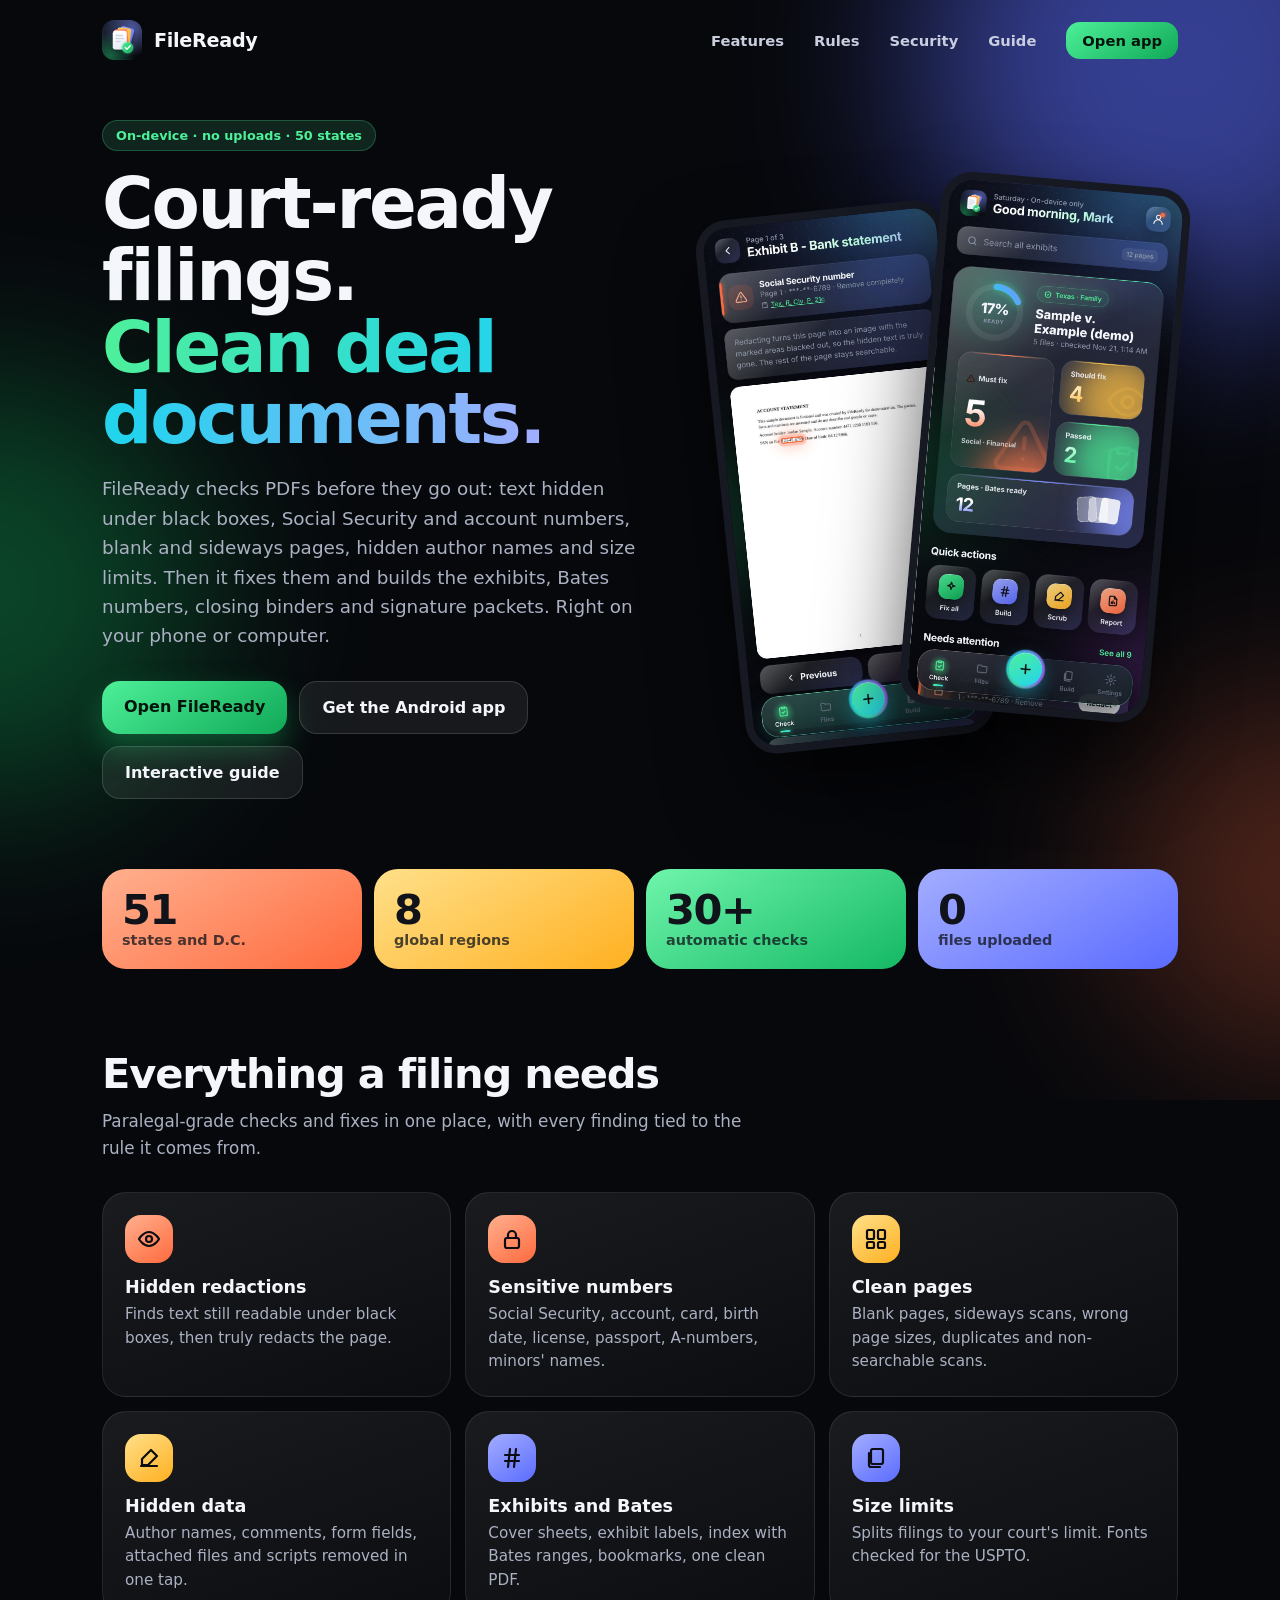
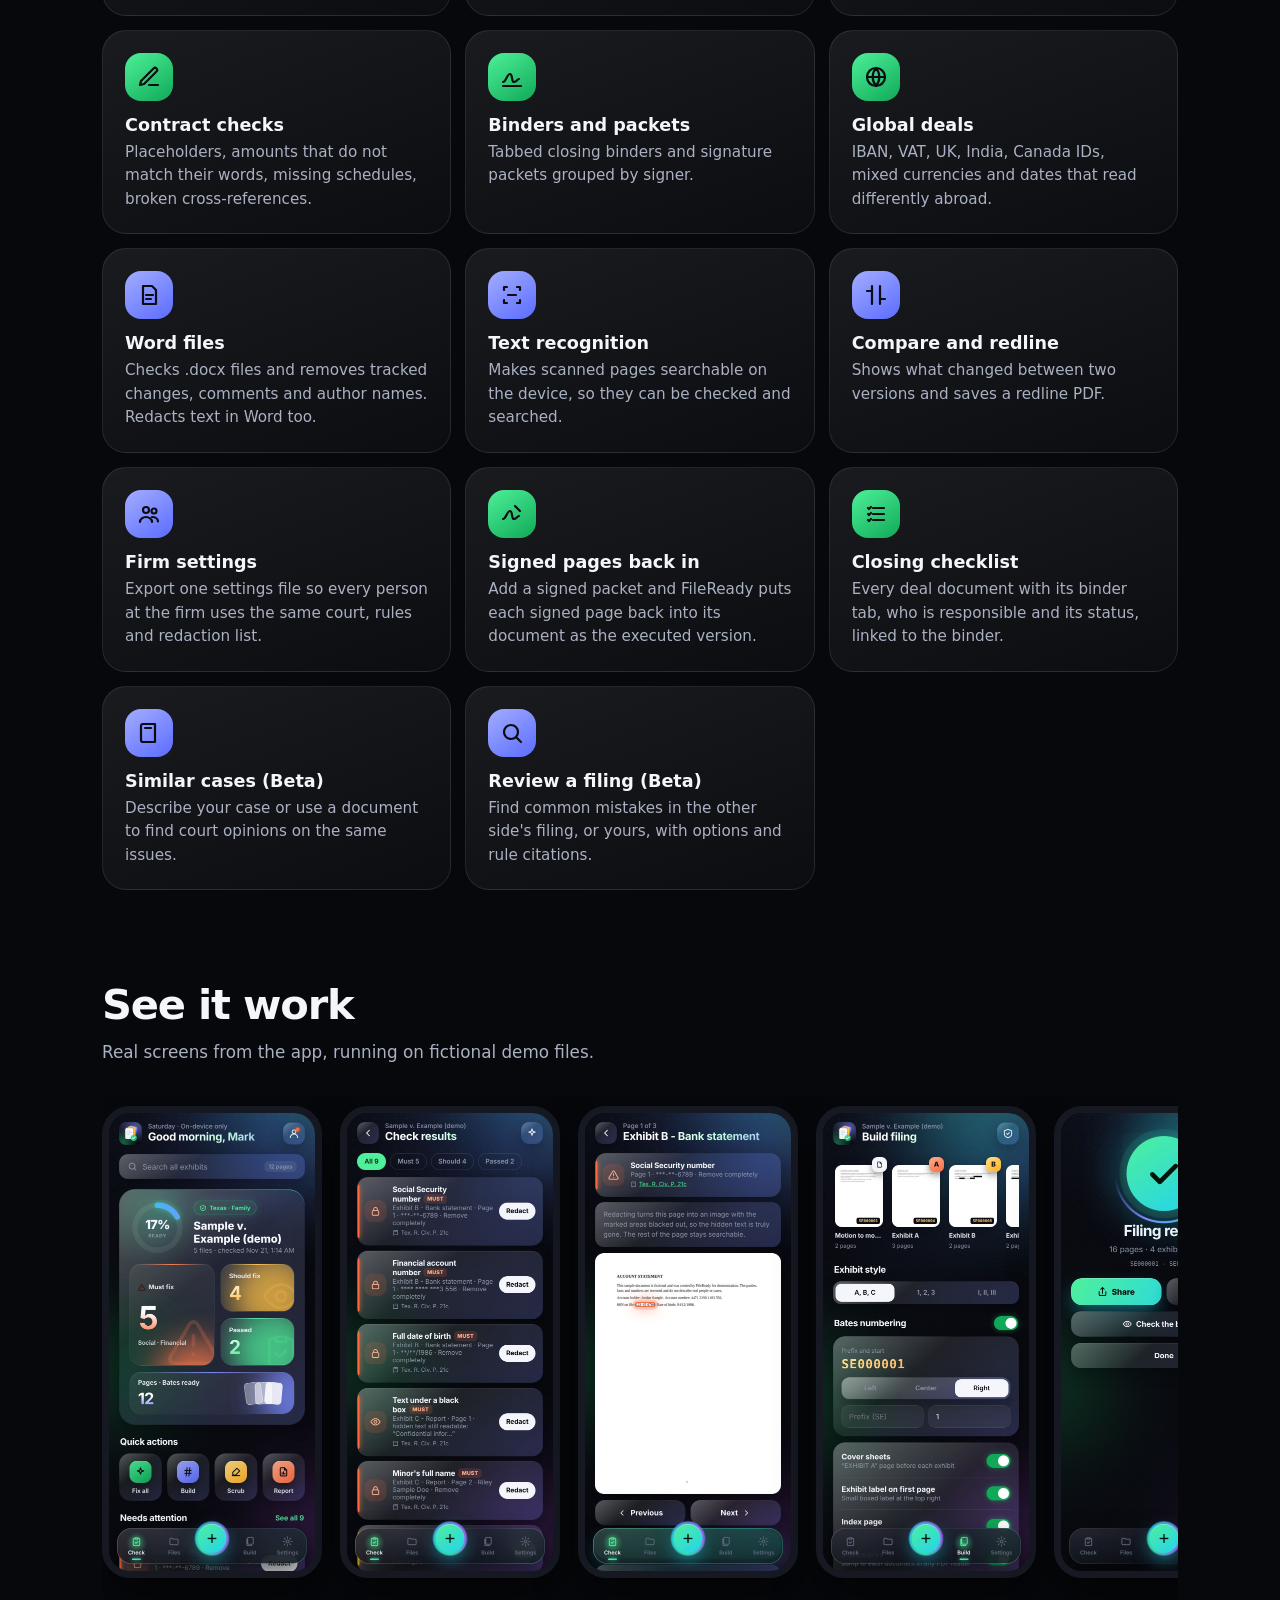
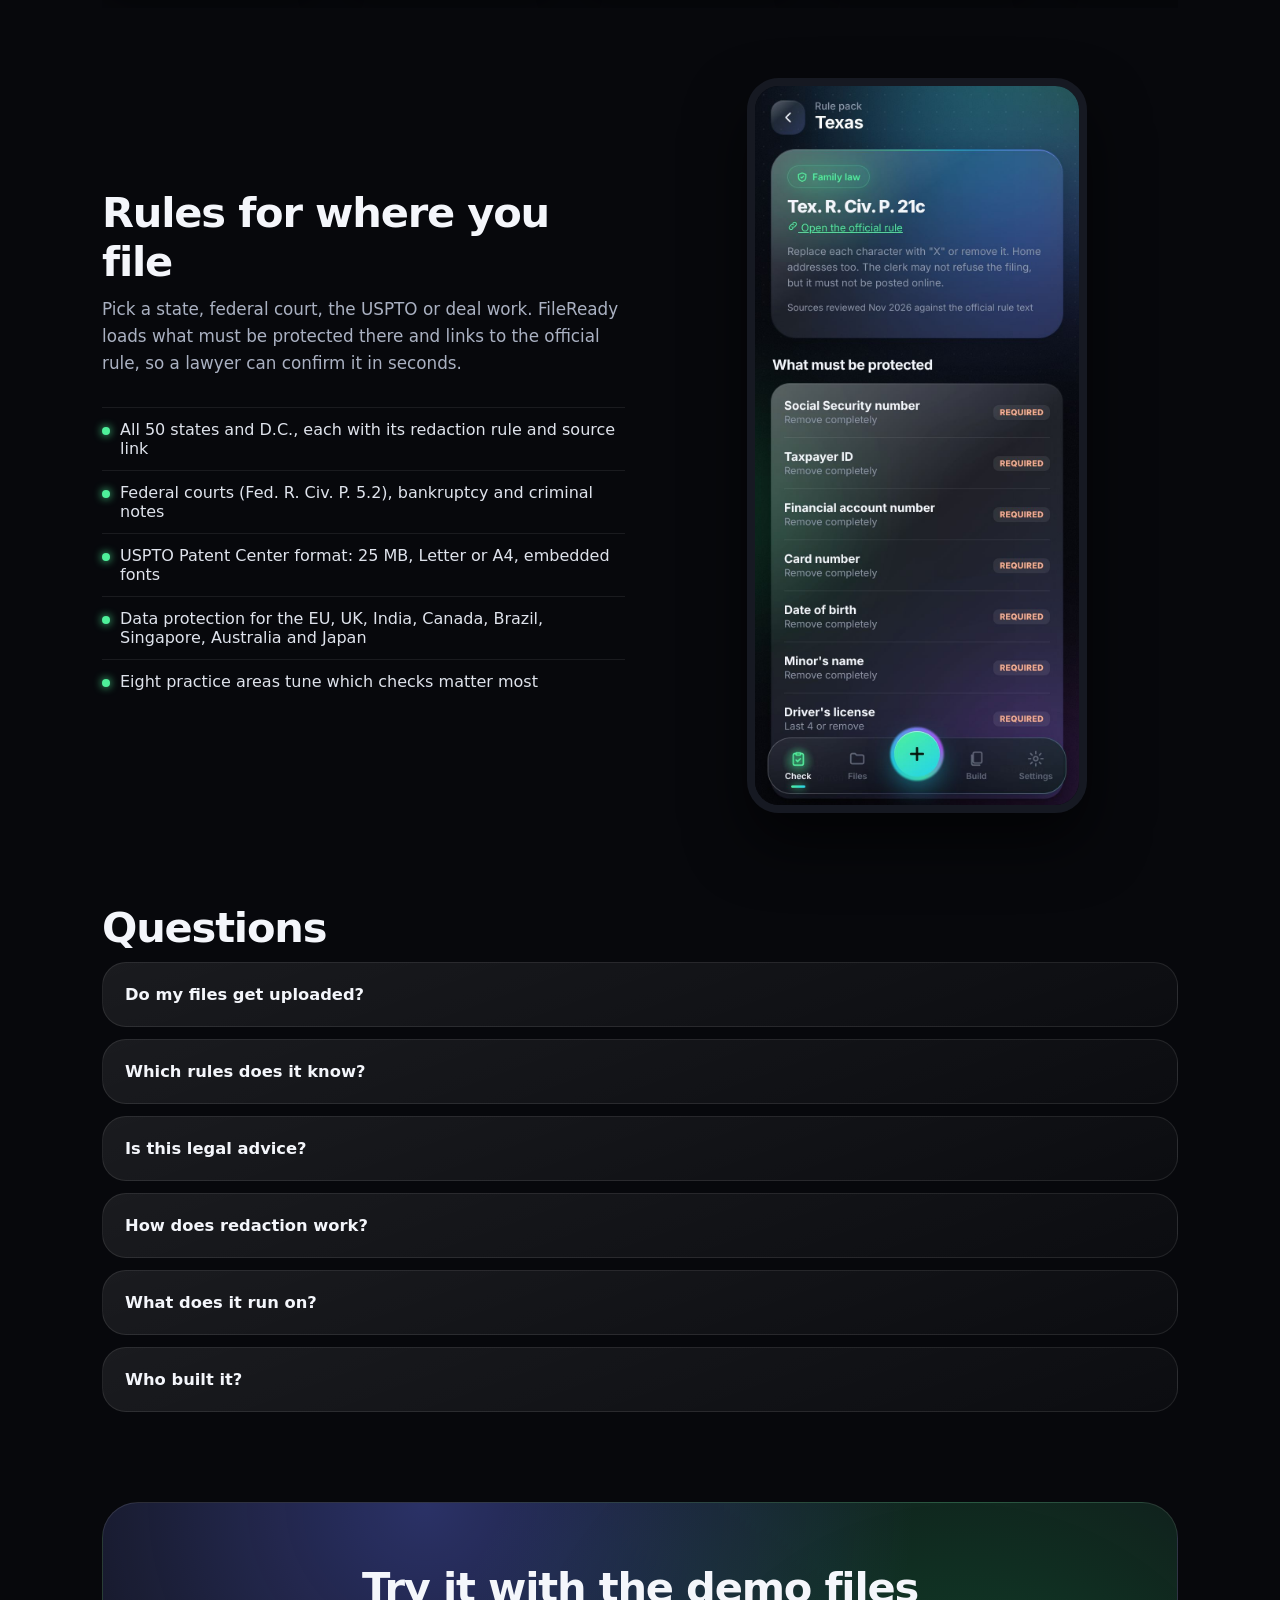
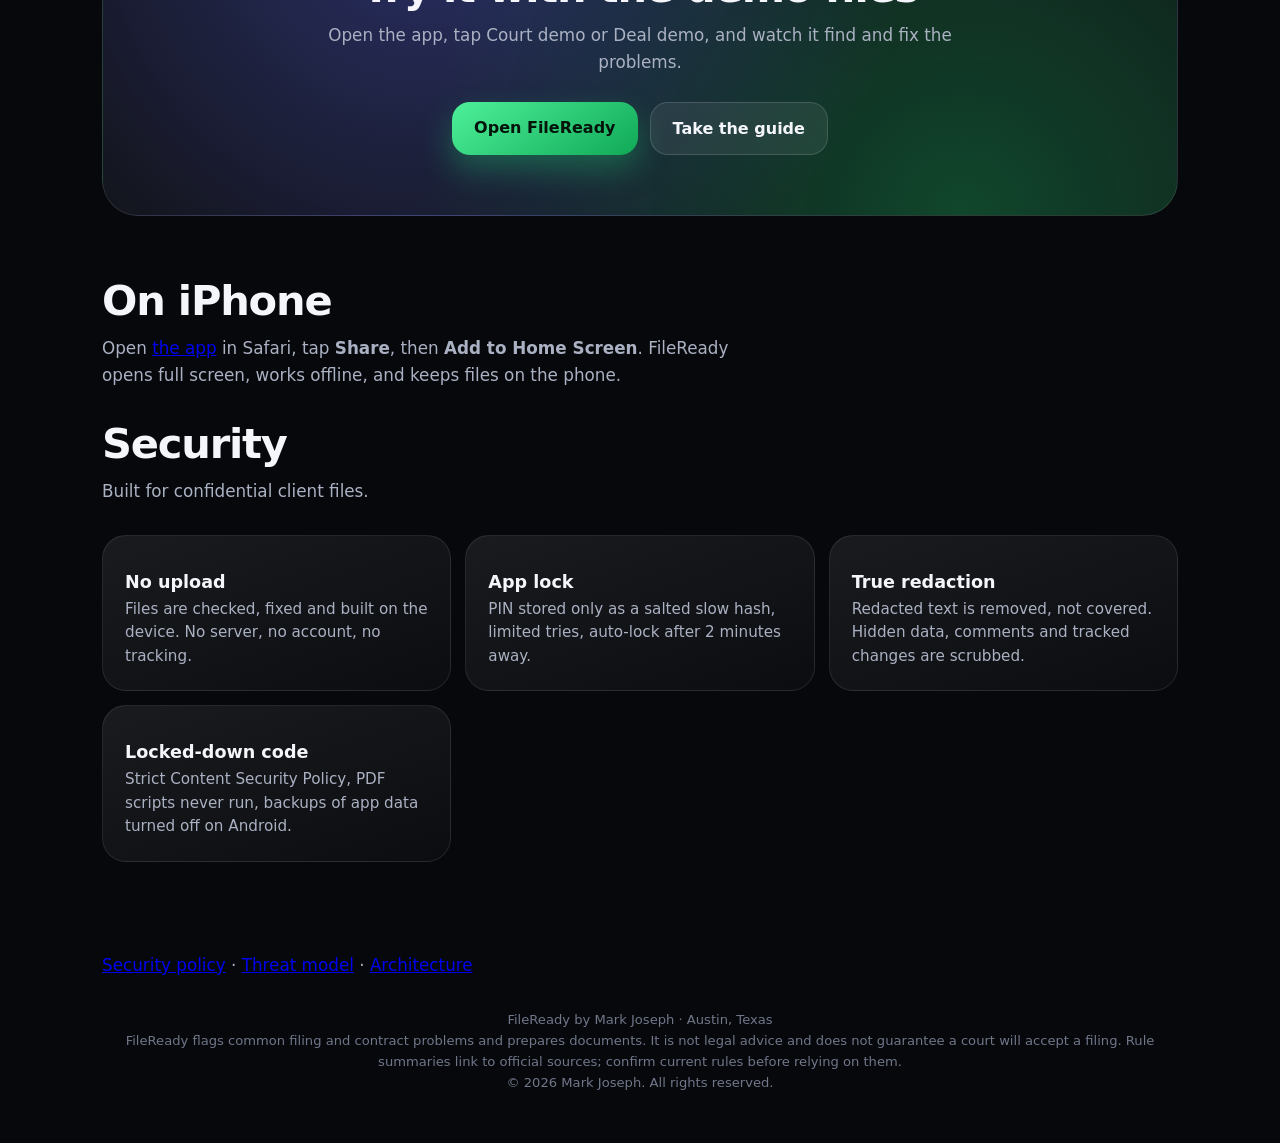
<file: site.html>
<!DOCTYPE html><html lang="en"><head><meta charset="utf-8">
<meta http-equiv="Content-Security-Policy" content="default-src 'self'; script-src 'self' 'unsafe-inline'; style-src 'self' 'unsafe-inline'; img-src 'self' data:; connect-src 'self'; object-src 'none'; frame-src 'none'; base-uri 'none'; form-action 'none'">
<meta name="referrer" content="no-referrer">
<meta name="viewport" content="width=device-width, initial-scale=1"><meta name="theme-color" content="#07080c"><title>FileReady - court-ready filings, checked on your device</title>
<meta name="description" content="FileReady checks court filings and deal documents on your device. Hidden redactions, sensitive numbers, Bates numbering, exhibits, closing binders and signature packets."><link rel="icon" href="icon-192.png">
<style>
*{box-sizing:border-box}html{scroll-behavior:smooth}body{margin:0;background:#07080c;color:#f4f6fb;font-family:Inter,"Segoe UI",Roboto,system-ui,Arial,sans-serif;-webkit-font-smoothing:antialiased;overflow-x:hidden}
.gl{position:absolute;inset:0;pointer-events:none;overflow:hidden;height:1100px}.gl i{position:absolute;border-radius:50%;filter:blur(90px);opacity:.55}.gl i:nth-child(1){width:520px;height:520px;background:#5b6cff;top:-200px;right:-160px}.gl i:nth-child(2){width:420px;height:420px;background:#10a957;top:380px;left:-220px;opacity:.38}.gl i:nth-child(3){width:360px;height:360px;background:#ff6a3d;top:700px;right:-200px;opacity:.28}
.w{position:relative;max-width:1120px;margin:0 auto;padding:0 22px}
nav{display:flex;align-items:center;gap:12px;padding:20px 0}nav b{font-size:1.2rem;letter-spacing:-.3px}nav .lg{width:40px;height:40px;border-radius:12px;overflow:hidden}nav .lg svg{width:100%;height:100%}
nav .sp{flex:1}nav a{color:#c8cede;text-decoration:none;font-weight:600;font-size:.92rem;margin-left:18px}nav a.cta{color:#04140b;background:linear-gradient(145deg,#4ef09a,#10a957);padding:10px 16px;border-radius:14px}
@media(max-width:700px){nav a:not(.cta){display:none}}
.hero{display:grid;grid-template-columns:1fr;gap:40px;align-items:center;padding:40px 0 70px}@media(min-width:900px){.hero{grid-template-columns:1.1fr .9fr}}
.pill{display:inline-flex;gap:8px;align-items:center;font-size:.8rem;font-weight:700;padding:7px 13px;border-radius:99px;background:rgba(78,240,154,.12);color:#4ef09a;border:1px solid rgba(78,240,154,.25)}
h1{font-size:clamp(2.4rem,6.5vw,4.4rem);line-height:1.02;letter-spacing:-2.2px;margin:18px 0}h1 span{background:linear-gradient(90deg,#4ef09a,#22d3ee 50%,#a3adff);-webkit-background-clip:text;background-clip:text;color:transparent}
.lead{font-size:1.15rem;color:#aab1c2;line-height:1.6;max-width:560px;margin:0 0 30px}
.btns{display:flex;gap:12px;flex-wrap:wrap}.b1,.b2{padding:16px 22px;border-radius:18px;font-weight:800;text-decoration:none;font-size:1rem}.b1{background:linear-gradient(145deg,#4ef09a,#10a957);color:#04140b;box-shadow:0 14px 30px rgba(30,194,106,.35)}.b2{color:#f4f6fb;background:rgba(255,255,255,.07);border:1px solid rgba(255,255,255,.14)}
.phones{position:relative;height:560px}.phones img{position:absolute;width:250px;border-radius:32px;border:8px solid #161922;box-shadow:0 40px 80px rgba(0,0,0,.6)}.phones img:nth-child(1){left:50%;transform:translateX(-90%) rotate(-6deg);top:30px}.phones img:nth-child(2){left:50%;transform:translateX(-10%) rotate(5deg);top:0;z-index:2}
@media(max-width:600px){.phones{height:440px}.phones img{width:190px}}
.stats{display:grid;grid-template-columns:repeat(4,1fr);gap:12px;margin:0 0 80px}@media(max-width:700px){.stats{grid-template-columns:repeat(2,1fr)}}
.stat{border-radius:24px;padding:20px;color:#10131a}.stat b{display:block;font-size:2.6rem;letter-spacing:-1.5px;line-height:1}.stat span{font-weight:700;opacity:.75;font-size:.9rem}
h2{font-size:clamp(1.8rem,4vw,2.6rem);letter-spacing:-1.2px;margin:0 0 10px}.sub{color:#aab1c2;font-size:1.05rem;margin:0 0 30px;max-width:640px;line-height:1.6}
.grid{display:grid;grid-template-columns:repeat(auto-fit,minmax(280px,1fr));gap:14px;margin-bottom:90px}
.card{border-radius:24px;padding:22px;background:linear-gradient(160deg,rgba(255,255,255,.08),rgba(255,255,255,.025));border:1px solid rgba(255,255,255,.09)}
.card h3{margin:14px 0 6px;font-size:1.1rem}.card p{margin:0;color:#aab1c2;line-height:1.55;font-size:.95rem}
.fi{display:flex;width:48px;height:48px;border-radius:16px;align-items:center;justify-content:center}
.gal{display:flex;gap:18px;overflow-x:auto;padding:10px 0 30px;margin-bottom:70px;scrollbar-width:none}.gal::-webkit-scrollbar{display:none}.gal img{flex:none;width:220px;border-radius:28px;border:7px solid #161922;box-shadow:0 20px 40px rgba(0,0,0,.5)}
.split{display:grid;grid-template-columns:1fr;gap:30px;align-items:center;margin-bottom:90px}@media(min-width:900px){.split{grid-template-columns:1fr 1fr}}
.list{list-style:none;padding:0;margin:0}.list li{padding:12px 0;border-top:1px solid rgba(255,255,255,.08);color:#dfe3ec;display:flex;gap:10px}.list li:before{content:"";width:8px;height:8px;border-radius:50%;background:#4ef09a;margin-top:7px;flex:none;box-shadow:0 0 8px #4ef09a}
details summary{cursor:pointer;font-weight:700;font-size:1.02rem;list-style:none}details summary::-webkit-details-marker{display:none}details p{margin-top:10px!important}
.faq{display:grid;gap:12px;margin-bottom:90px}
.end{text-align:center;padding:60px 20px;border-radius:36px;margin-bottom:60px;background:radial-gradient(circle at 30% 0,rgba(91,108,255,.35),transparent 60%),radial-gradient(circle at 80% 100%,rgba(16,169,87,.35),transparent 60%),rgba(255,255,255,.04);border:1px solid rgba(255,255,255,.1)}
footer{color:#6f7789;font-size:.82rem;line-height:1.6;padding:0 0 50px;text-align:center}
</style></head><body><div class="gl"><i></i><i></i><i></i></div><div class="w">
<nav><span class="lg"><svg viewBox="0 0 200 200" width="40" height="40">
<defs>
<linearGradient id="bgs" x1="0" y1="0" x2="1" y2="1"><stop offset="0" stop-color="#1d2233"/><stop offset="1" stop-color="#07080c"/></linearGradient>
<radialGradient id="gls" cx="0.75" cy="0.2" r="0.7"><stop offset="0" stop-color="#7c8cff" stop-opacity=".55"/><stop offset="1" stop-color="#7c8cff" stop-opacity="0"/></radialGradient>
<radialGradient id="gl2s" cx="0.2" cy="0.9" r="0.6"><stop offset="0" stop-color="#1ec26a" stop-opacity=".45"/><stop offset="1" stop-color="#1ec26a" stop-opacity="0"/></radialGradient>
<linearGradient id="p1s" x1="0" y1="0" x2="1" y2="1"><stop offset="0" stop-color="#9aa6ff"/><stop offset="1" stop-color="#5b6cff"/></linearGradient>
<linearGradient id="p2s" x1="0" y1="0" x2="1" y2="1"><stop offset="0" stop-color="#ffd76a"/><stop offset="1" stop-color="#ffb020"/></linearGradient>
<linearGradient id="p3s" x1="0" y1="0" x2="1" y2="1"><stop offset="0" stop-color="#ffa27a"/><stop offset="1" stop-color="#ff6a3d"/></linearGradient>
<linearGradient id="pws" x1="0" y1="0" x2="0" y2="1"><stop offset="0" stop-color="#ffffff"/><stop offset="1" stop-color="#e9edf5"/></linearGradient>
<linearGradient id="cks" x1="0" y1="0" x2="1" y2="1"><stop offset="0" stop-color="#4ef09a"/><stop offset="1" stop-color="#10a957"/></linearGradient>
<filter id="shs" x="-30%" y="-30%" width="160%" height="160%"><feDropShadow dx="0" dy="6" stdDeviation="7" flood-color="#000" flood-opacity=".35"/></filter>
<filter id="gws" x="-50%" y="-50%" width="200%" height="200%"><feDropShadow dx="0" dy="0" stdDeviation="9" flood-color="#1ec26a" flood-opacity=".75"/></filter>
</defs>
<rect width="200" height="200" rx="46" fill="url(#bgs)"/>
<rect width="200" height="200" rx="46" fill="url(#gls)"/>
<rect width="200" height="200" rx="46" fill="url(#gl2s)"/>
<rect x="0.75" y="0.75" width="198.5" height="198.5" rx="45.5" fill="none" stroke="#ffffff" stroke-opacity=".12" stroke-width="1.5"/>
<g filter="url(#shs)">
<rect x="84" y="36" width="68" height="90" rx="12" fill="url(#p1s)" transform="rotate(16 118 81)"/>
<rect x="74" y="40" width="68" height="90" rx="12" fill="url(#p2s)" transform="rotate(6 108 85)"/>
<rect x="62" y="46" width="68" height="90" rx="12" fill="url(#p3s)" transform="rotate(-5 96 91)"/>
<rect x="54" y="54" width="70" height="94" rx="12" fill="url(#pws)"/>
</g>
<rect x="67" y="74" width="38" height="7" rx="3.5" fill="#cfd6e4"/><rect x="67" y="89" width="44" height="7" rx="3.5" fill="#cfd6e4"/><rect x="67" y="104" width="28" height="7" rx="3.5" fill="#cfd6e4"/>
<circle cx="128" cy="138" r="27" fill="url(#cks)" filter="url(#gws)"/>
<circle cx="128" cy="138" r="27" fill="none" stroke="#ffffff" stroke-opacity=".35" stroke-width="2"/>
<path d="M116 138L124.5 146.5L141 129" fill="none" stroke="#fff" stroke-width="7" stroke-linecap="round" stroke-linejoin="round"/>
</svg></span><b>FileReady</b><span class="sp"></span><a href="#features">Features</a><a href="#rules">Rules</a><a href="#security">Security</a><a href="guide.html">Guide</a><a class="cta" href="index.html">Open app</a></nav>
<section class="hero"><div><span class="pill">On-device · no uploads · 50 states</span><h1>Court-ready filings.<br><span>Clean deal documents.</span></h1>
<p class="lead">FileReady checks PDFs before they go out: text hidden under black boxes, Social Security and account numbers, blank and sideways pages, hidden author names and size limits. Then it fixes them and builds the exhibits, Bates numbers, closing binders and signature packets. Right on your phone or computer.</p>
<div class="btns"><a class="b1" href="index.html">Open FileReady</a><a class="b2" href="https://github.com/quuxin2-a11y/fileready/releases/download/latest/fileready.apk">Get the Android app</a><a class="b2" href="guide.html">Interactive guide</a></div></div>
<div class="phones"><img src="guide-viewer.jpg" alt="Issue highlighted on the page"><img src="guide-home.jpg" alt="FileReady home screen"></div></section>
<div class="stats"><div class="stat" style="background:linear-gradient(150deg,#ffb08f,#ff6a3d)"><b>51</b><span>states and D.C.</span></div><div class="stat" style="background:linear-gradient(150deg,#ffe08a,#ffb020)"><b>8</b><span>global regions</span></div><div class="stat" style="background:linear-gradient(150deg,#6ff5ac,#14b864)"><b>30+</b><span>automatic checks</span></div><div class="stat" style="background:linear-gradient(150deg,#a3adff,#5b6cff)"><b>0</b><span>files uploaded</span></div></div>
<h2 id="features">Everything a filing needs</h2><p class="sub">Paralegal-grade checks and fixes in one place, with every finding tied to the rule it comes from.</p><div class="grid"><div class="card"><span class="fi" style="background:linear-gradient(145deg,#ffb08f,#ff6a3d)"><svg viewBox="0 0 24 24" width="24" height="24" fill="none" stroke="#0b0d12" stroke-width="2.2" stroke-linecap="round" stroke-linejoin="round"><path d="M2 12s4-7 10-7 10 7 10 7-4 7-10 7S2 12 2 12z"/><circle cx="12" cy="12" r="3"/></svg></span><h3>Hidden redactions</h3><p>Finds text still readable under black boxes, then truly redacts the page.</p></div><div class="card"><span class="fi" style="background:linear-gradient(145deg,#ffb08f,#ff6a3d)"><svg viewBox="0 0 24 24" width="24" height="24" fill="none" stroke="#0b0d12" stroke-width="2.2" stroke-linecap="round" stroke-linejoin="round"><rect x="5" y="11" width="14" height="10" rx="2"/><path d="M8 11V8a4 4 0 0 1 8 0v3"/></svg></span><h3>Sensitive numbers</h3><p>Social Security, account, card, birth date, license, passport, A-numbers, minors' names.</p></div><div class="card"><span class="fi" style="background:linear-gradient(145deg,#ffe08a,#ffb020)"><svg viewBox="0 0 24 24" width="24" height="24" fill="none" stroke="#0b0d12" stroke-width="2.2" stroke-linecap="round" stroke-linejoin="round"><rect x="3" y="3" width="7" height="9" rx="1.5"/><rect x="14" y="3" width="7" height="9" rx="1.5"/><rect x="3" y="15" width="7" height="6" rx="1.5"/><rect x="14" y="15" width="7" height="6" rx="1.5"/></svg></span><h3>Clean pages</h3><p>Blank pages, sideways scans, wrong page sizes, duplicates and non-searchable scans.</p></div><div class="card"><span class="fi" style="background:linear-gradient(145deg,#ffe08a,#ffb020)"><svg viewBox="0 0 24 24" width="24" height="24" fill="none" stroke="#0b0d12" stroke-width="2.2" stroke-linecap="round" stroke-linejoin="round"><path d="M4 20h16"/><path d="M14 4l6 6-9 9H5v-6z"/></svg></span><h3>Hidden data</h3><p>Author names, comments, form fields, attached files and scripts removed in one tap.</p></div><div class="card"><span class="fi" style="background:linear-gradient(145deg,#a3adff,#5b6cff)"><svg viewBox="0 0 24 24" width="24" height="24" fill="none" stroke="#0b0d12" stroke-width="2.2" stroke-linecap="round" stroke-linejoin="round"><path d="M5 9h14M5 15h14M10 3L8 21M16 3l-2 18"/></svg></span><h3>Exhibits and Bates</h3><p>Cover sheets, exhibit labels, index with Bates ranges, bookmarks, one clean PDF.</p></div><div class="card"><span class="fi" style="background:linear-gradient(145deg,#a3adff,#5b6cff)"><svg viewBox="0 0 24 24" width="24" height="24" fill="none" stroke="#0b0d12" stroke-width="2.2" stroke-linecap="round" stroke-linejoin="round"><rect x="7" y="3" width="12" height="15" rx="2"/><path d="M5 7v12a2 2 0 0 0 2 2h9"/></svg></span><h3>Size limits</h3><p>Splits filings to your court's limit. Fonts checked for the USPTO.</p></div><div class="card"><span class="fi" style="background:linear-gradient(145deg,#4ef09a,#10a957)"><svg viewBox="0 0 24 24" width="24" height="24" fill="none" stroke="#0b0d12" stroke-width="2.2" stroke-linecap="round" stroke-linejoin="round"><path d="M12 20h9"/><path d="M16.5 3.5a2.1 2.1 0 0 1 3 3L7 19l-4 1 1-4z"/></svg></span><h3>Contract checks</h3><p>Placeholders, amounts that do not match their words, missing schedules, broken cross-references.</p></div><div class="card"><span class="fi" style="background:linear-gradient(145deg,#4ef09a,#10a957)"><svg viewBox="0 0 24 24" width="24" height="24" fill="none" stroke="#0b0d12" stroke-width="2.2" stroke-linecap="round" stroke-linejoin="round"><path d="M3 17c3 0 4-8 7-8s1 8 4 8 3-3 5-3"/><path d="M3 21h18"/></svg></span><h3>Binders and packets</h3><p>Tabbed closing binders and signature packets grouped by signer.</p></div><div class="card"><span class="fi" style="background:linear-gradient(145deg,#4ef09a,#10a957)"><svg viewBox="0 0 24 24" width="24" height="24" fill="none" stroke="#0b0d12" stroke-width="2.2" stroke-linecap="round" stroke-linejoin="round"><circle cx="12" cy="12" r="9"/><path d="M3 12h18M12 3a14 14 0 0 1 0 18M12 3a14 14 0 0 0 0 18"/></svg></span><h3>Global deals</h3><p>IBAN, VAT, UK, India, Canada IDs, mixed currencies and dates that read differently abroad.</p></div><div class="card"><span class="fi" style="background:linear-gradient(145deg,#a3adff,#5b6cff)"><svg viewBox="0 0 24 24" width="24" height="24" fill="none" stroke="#0b0d12" stroke-width="2.2" stroke-linecap="round" stroke-linejoin="round"><path d="M6 3h9l4 4v14H6z"/><path d="M9 12h7M9 16h5"/></svg></span><h3>Word files</h3><p>Checks .docx files and removes tracked changes, comments and author names. Redacts text in Word too.</p></div><div class="card"><span class="fi" style="background:linear-gradient(145deg,#a3adff,#5b6cff)"><svg viewBox="0 0 24 24" width="24" height="24" fill="none" stroke="#0b0d12" stroke-width="2.2" stroke-linecap="round" stroke-linejoin="round"><path d="M4 7V4h3M17 4h3v3M20 17v3h-3M7 20H4v-3"/><path d="M8 12h8"/></svg></span><h3>Text recognition</h3><p>Makes scanned pages searchable on the device, so they can be checked and searched.</p></div><div class="card"><span class="fi" style="background:linear-gradient(145deg,#a3adff,#5b6cff)"><svg viewBox="0 0 24 24" width="24" height="24" fill="none" stroke="#0b0d12" stroke-width="2.2" stroke-linecap="round" stroke-linejoin="round"><path d="M8 3v18M16 3v18"/><path d="M3 8h5M16 16h5"/></svg></span><h3>Compare and redline</h3><p>Shows what changed between two versions and saves a redline PDF.</p></div><div class="card"><span class="fi" style="background:linear-gradient(145deg,#a3adff,#5b6cff)"><svg viewBox="0 0 24 24" width="24" height="24" fill="none" stroke="#0b0d12" stroke-width="2.2" stroke-linecap="round" stroke-linejoin="round"><circle cx="9" cy="8" r="3"/><circle cx="17" cy="9" r="2.5"/><path d="M3 20c0-3 3-5 6-5s6 2 6 5M15 15c3 0 6 1.5 6 4.5"/></svg></span><h3>Firm settings</h3><p>Export one settings file so every person at the firm uses the same court, rules and redaction list.</p></div><div class="card"><span class="fi" style="background:linear-gradient(145deg,#4ef09a,#10a957)"><svg viewBox="0 0 24 24" width="24" height="24" fill="none" stroke="#0b0d12" stroke-width="2.2" stroke-linecap="round" stroke-linejoin="round"><path d="M3 17c3 0 4-8 7-8s1 8 4 8 3-3 5-3"/><path d="M15 4l5 5"/></svg></span><h3>Signed pages back in</h3><p>Add a signed packet and FileReady puts each signed page back into its document as the executed version.</p></div><div class="card"><span class="fi" style="background:linear-gradient(145deg,#4ef09a,#10a957)"><svg viewBox="0 0 24 24" width="24" height="24" fill="none" stroke="#0b0d12" stroke-width="2.2" stroke-linecap="round" stroke-linejoin="round"><path d="M9 6h11M9 12h11M9 18h11"/><path d="M4 6l1 1 2-2M4 12l1 1 2-2M4 18l1 1 2-2"/></svg></span><h3>Closing checklist</h3><p>Every deal document with its binder tab, who is responsible and its status, linked to the binder.</p></div><div class="card"><span class="fi" style="background:linear-gradient(145deg,#a3adff,#5b6cff)"><svg viewBox="0 0 24 24" width="24" height="24" fill="none" stroke="#0b0d12" stroke-width="2.2" stroke-linecap="round" stroke-linejoin="round"><path d="M4 19V5a2 2 0 0 1 2-2h12v18H6a2 2 0 0 1-2-2z"/><path d="M8 7h6"/></svg></span><h3>Similar cases (Beta)</h3><p>Describe your case or use a document to find court opinions on the same issues.</p></div><div class="card"><span class="fi" style="background:linear-gradient(145deg,#a3adff,#5b6cff)"><svg viewBox="0 0 24 24" width="24" height="24" fill="none" stroke="#0b0d12" stroke-width="2.2" stroke-linecap="round" stroke-linejoin="round"><circle cx="11" cy="11" r="7"/><path d="M21 21l-4.3-4.3"/></svg></span><h3>Review a filing (Beta)</h3><p>Find common mistakes in the other side's filing, or yours, with options and rule citations.</p></div></div>
<h2>See it work</h2><p class="sub">Real screens from the app, running on fictional demo files.</p>
<div class="gal"><img src="guide-home.jpg" alt=""><img src="guide-issues.jpg" alt=""><img src="guide-viewer.jpg" alt=""><img src="guide-build.jpg" alt=""><img src="guide-built.jpg" alt=""><img src="guide-deal.jpg" alt=""><img src="guide-packets.jpg" alt=""><img src="guide-rules.jpg" alt=""></div>
<div class="split" id="rules"><div><h2>Rules for where you file</h2><p class="sub">Pick a state, federal court, the USPTO or deal work. FileReady loads what must be protected there and links to the official rule, so a lawyer can confirm it in seconds.</p>
<ul class="list"><li>All 50 states and D.C., each with its redaction rule and source link</li><li>Federal courts (Fed. R. Civ. P. 5.2), bankruptcy and criminal notes</li><li>USPTO Patent Center format: 25 MB, Letter or A4, embedded fonts</li><li>Data protection for the EU, UK, India, Canada, Brazil, Singapore, Australia and Japan</li><li>Eight practice areas tune which checks matter most</li></ul></div>
<div><img src="guide-rules.jpg" alt="Rule pack screen" style="width:100%;max-width:340px;display:block;margin:0 auto;border-radius:32px;border:8px solid #161922;box-shadow:0 30px 60px rgba(0,0,0,.6)"></div></div>
<h2>Questions</h2><div class="faq"><details class="card"><summary>Do my files get uploaded?</summary><p>No. FileReady reads, fixes and builds PDFs on the device you are using. There is no account and no server.</p></details><details class="card"><summary>Which rules does it know?</summary><p>All 50 states, D.C., federal courts and the USPTO, plus data-protection flags for eight regions. Each rule pack links to its official source and shows when it was last reviewed.</p></details><details class="card"><summary>Is this legal advice?</summary><p>No. FileReady flags common problems and prepares documents. Lawyers stay in charge: confirm your court's current rules, local rules and any judge's standing orders.</p></details><details class="card"><summary>How does redaction work?</summary><p>A redacted page is redrawn as an image with the marked areas blacked out, so the hidden text is gone. The rest of the page keeps an invisible text layer so it stays searchable.</p></details><details class="card"><summary>What does it run on?</summary><p>Android as an installable app, and any modern browser on a computer. It works offline once loaded.</p></details><details class="card"><summary>Who built it?</summary><p>Mark Joseph, in Austin, Texas.</p></details></div>
<div class="end"><h2>Try it with the demo files</h2><p class="sub" style="margin:0 auto 26px">Open the app, tap Court demo or Deal demo, and watch it find and fix the problems.</p><div class="btns" style="justify-content:center"><a class="b1" href="index.html">Open FileReady</a><a class="b2" href="guide.html">Take the guide</a></div></div>
<h2 id="iphone">On iPhone</h2><p class="sub">Open <a href="index.html">the app</a> in Safari, tap <b>Share</b>, then <b>Add to Home Screen</b>. FileReady opens full screen, works offline, and keeps files on the phone.</p>
<h2 id="security">Security</h2><p class="sub">Built for confidential client files.</p><div class="grid"><div class="card"><h3>No upload</h3><p>Files are checked, fixed and built on the device. No server, no account, no tracking.</p></div><div class="card"><h3>App lock</h3><p>PIN stored only as a salted slow hash, limited tries, auto-lock after 2 minutes away.</p></div><div class="card"><h3>True redaction</h3><p>Redacted text is removed, not covered. Hidden data, comments and tracked changes are scrubbed.</p></div><div class="card"><h3>Locked-down code</h3><p>Strict Content Security Policy, PDF scripts never run, backups of app data turned off on Android.</p></div></div><p class="sub" style="margin-top:14px"><a href="https://github.com/quuxin2-a11y/fileready/blob/main/SECURITY.md">Security policy</a> · <a href="https://github.com/quuxin2-a11y/fileready/blob/main/THREAT_MODEL.md">Threat model</a> · <a href="https://github.com/quuxin2-a11y/fileready/blob/main/SECURITY_ARCHITECTURE.md">Architecture</a></p>
<footer>FileReady by Mark Joseph · Austin, Texas<br>FileReady flags common filing and contract problems and prepares documents. It is not legal advice and does not guarantee a court will accept a filing. Rule summaries link to official sources; confirm current rules before relying on them.<br>© 2026 Mark Joseph. All rights reserved.</footer>
</div><script>/* Keep people inside the FileReady app: outside links open in an in-app viewer. */
document.addEventListener("click",function(e){var a=e.target.closest&&e.target.closest("a[href^='http']");if(!a)return;var C=window.Capacitor,P=C&&C.isNativePlatform&&C.isNativePlatform()&&C.Plugins;if(!P)return;e.preventDefault();var u=a.href,I=P.InAppBrowser;if(I&&I.openInWebView){I.openInWebView({url:u,options:{showURL:true,showToolbar:true,clearCache:false,clearSessionCache:false,mediaPlaybackRequiresUserAction:true,closeButtonText:"Back to FileReady",toolbarPosition:0,showNavigationButtons:true,leftToRight:false,android:{allowZoom:true,hardwareBack:true,pauseMedia:true},iOS:{allowOverScroll:true,enableViewportScale:true,allowInLineMediaPlayback:false,surpressIncrementalRendering:false,viewStyle:1,animationEffect:2,allowsBackForwardNavigationGestures:true}}}).catch(function(){if(P.Browser)P.Browser.open({url:u})})}else if(P.Browser){P.Browser.open({url:u})}},true);</script>
</body></html>
</file>
<file: app.css>
:root{--bg:#07080c;--bg2:#0d0f15;--tx:#f4f6fb;--mut:#8d95a8;--mut2:#5f6779;--card:rgba(255,255,255,.055);--card2:rgba(255,255,255,.09);--line:rgba(255,255,255,.08);--line2:rgba(255,255,255,.14);--nav:rgba(20,23,31,.78);--sheet:#12141b;--input:rgba(255,255,255,.06);
--g1:#4ef09a;--g2:#10a957;--o1:#ffb08f;--o2:#ff6a3d;--y1:#ffe08a;--y2:#ffb020;--p1:#a3adff;--p2:#5b6cff;--red:#ff7a6b;--amb:#ffc145;--ok:#4ef09a;--ink:#0b0d12;--glowA:.55;--r:24px;color-scheme:dark}
html.light{--bg:#f2f4f8;--bg2:#ffffff;--tx:#0e1322;--mut:#5b6476;--mut2:#8a93a5;--card:rgba(255,255,255,.82);--card2:rgba(14,19,34,.05);--line:rgba(14,19,34,.08);--line2:rgba(14,19,34,.14);--nav:rgba(255,255,255,.86);--sheet:#ffffff;--input:rgba(14,19,34,.05);--red:#e5484d;--amb:#d98a00;--ok:#14a85a;--glowA:.28;color-scheme:light}
html{font-size:16px;-webkit-text-size-adjust:100%}html.big{font-size:18.5px}
*{box-sizing:border-box;-webkit-tap-highlight-color:transparent}
body{margin:0;background:var(--bg);color:var(--tx);font-family:Inter,"SF Pro Display","Segoe UI",Roboto,system-ui,Arial,sans-serif;-webkit-font-smoothing:antialiased;min-height:100vh;overflow-x:hidden;padding:env(safe-area-inset-top) env(safe-area-inset-right) 0 env(safe-area-inset-left)}
button,input,select,textarea{font:inherit;color:inherit}
button{cursor:pointer;border:0;background:none;padding:0}
a{color:var(--g1)}html.light a{color:#0b8f4b}
.glows{position:fixed;inset:0;pointer-events:none;z-index:0;overflow:hidden}
.glows i{position:absolute;border-radius:50%;filter:blur(70px);opacity:var(--glowA)}
.glows i:nth-child(1){width:320px;height:320px;background:var(--p2);top:-110px;right:-120px}
.glows i:nth-child(2){width:280px;height:280px;background:var(--g2);top:46%;left:-170px;opacity:calc(var(--glowA)*.7)}
.glows i:nth-child(3){width:240px;height:240px;background:var(--o2);bottom:-60px;right:-130px;opacity:calc(var(--glowA)*.55)}
#app{position:relative;z-index:1;max-width:560px;margin:0 auto;min-height:100vh}
.glass{background:var(--card);border:1px solid var(--line);backdrop-filter:blur(22px);-webkit-backdrop-filter:blur(22px)}
html.light .glass{box-shadow:0 6px 24px rgba(14,19,34,.06)}
.hd{display:flex;align-items:center;gap:12px;padding:18px 20px 6px}
.hd .t{flex:1;min-width:0}.hd small{display:block;color:var(--mut);font-size:.8rem;font-weight:500;white-space:nowrap;overflow:hidden;text-overflow:ellipsis}
.hd b{display:block;font-size:1.38rem;letter-spacing:-.4px;line-height:1.2;white-space:nowrap;overflow:hidden;text-overflow:ellipsis}
.ib{width:44px;height:44px;border-radius:16px;display:flex;align-items:center;justify-content:center;flex:none;position:relative}
.ib .dot{position:absolute;top:9px;right:10px;width:8px;height:8px;border-radius:50%;background:var(--o2);box-shadow:0 0 8px var(--o2)}
.logo{width:46px;height:46px;flex:none;border-radius:14px;overflow:hidden}
.logo svg,.logo img{width:100%;height:100%;display:block}
main{padding:12px 20px 130px}
.search{border-radius:18px;padding:13px 16px;display:flex;align-items:center;gap:10px;color:var(--mut);font-size:.95rem;width:100%;text-align:left}
.search kbd{margin-left:auto;font:600 .7rem Inter,Arial;color:var(--mut);background:var(--card2);padding:4px 8px;border-radius:8px;white-space:nowrap}
.sec{display:flex;justify-content:space-between;align-items:center;margin:24px 2px 12px}.sec b{font-size:1.12rem;letter-spacing:-.3px}.sec a,.sec button.lnk{color:var(--g1);font-size:.88rem;font-weight:600;text-decoration:none}
html.light .sec a,html.light .sec button.lnk{color:#0b8f4b}
.hero{border-radius:30px;padding:20px;position:relative;overflow:hidden}
.hero .top{display:flex;align-items:center;gap:16px}
.ring{flex:none;width:112px;height:112px}
.pill{display:inline-flex;align-items:center;gap:6px;font-size:.75rem;font-weight:600;padding:6px 11px;border-radius:99px;background:rgba(78,240,154,.12);color:var(--g1);border:1px solid rgba(78,240,154,.25);max-width:100%;white-space:nowrap;overflow:hidden;text-overflow:ellipsis}
html.light .pill{color:#0b8f4b;background:rgba(20,168,90,.1);border-color:rgba(20,168,90,.25)}
.hero h2{font-size:1.38rem;font-weight:800;letter-spacing:-.6px;margin:10px 0 2px;line-height:1.15}
.mut{color:var(--mut)}.sm{font-size:.82rem}.xs{font-size:.74rem}
.bento{display:grid;grid-template-columns:1.15fr 1fr;grid-template-rows:96px 96px;gap:12px;margin-top:16px}
.tile{border-radius:24px;padding:14px 16px;color:#10131a;position:relative;overflow:hidden;text-align:left;display:block;width:100%}
.tile small{font-size:.8rem;font-weight:700;opacity:.75;display:flex;align-items:center;gap:6px}.tile b{display:block;font-size:2.35rem;letter-spacing:-1.5px;line-height:1;margin-top:8px}
.tile .bg{position:absolute;right:-14px;bottom:-14px;opacity:.17}
.t1{grid-row:span 2;background:linear-gradient(150deg,var(--o1),var(--o2))}.t1 b{font-size:4rem;margin-top:22px}
.t2{background:linear-gradient(150deg,var(--y1),var(--y2))}.t3{background:linear-gradient(150deg,#6ff5ac,#14b864)}
.t4{grid-column:span 2;background:linear-gradient(120deg,var(--p1),var(--p2));display:flex;align-items:center;justify-content:space-between}
.tile.calm{background:linear-gradient(150deg,#6ff5ac,#14b864)}
.qa{display:grid;grid-template-columns:repeat(4,1fr);gap:10px}
.q{border-radius:22px;padding:14px 4px 12px;text-align:center;font-size:.75rem;font-weight:600;color:var(--tx);opacity:.92}
.q span{display:flex;margin:0 auto 8px;width:44px;height:44px;border-radius:15px;align-items:center;justify-content:center;color:#0b0d12}
.gG{background:linear-gradient(145deg,var(--g1),var(--g2));box-shadow:0 8px 18px rgba(30,194,106,.32)}
.gP{background:linear-gradient(145deg,var(--p1),var(--p2));box-shadow:0 8px 18px rgba(91,108,255,.32)}
.gY{background:linear-gradient(145deg,var(--y1),var(--y2));box-shadow:0 8px 18px rgba(255,176,32,.28)}
.gO{background:linear-gradient(145deg,var(--o1),var(--o2));box-shadow:0 8px 18px rgba(255,106,61,.28)}
.iss{border-radius:22px;padding:14px;display:flex;align-items:center;gap:12px;margin-bottom:10px;position:relative;overflow:hidden;width:100%;text-align:left}
.iss .ic{width:44px;height:44px;border-radius:15px;display:flex;align-items:center;justify-content:center;flex:none}
.iss .tx{flex:1;min-width:0}.iss .tx b{font-size:.95rem;display:block;letter-spacing:-.2px}.iss .tx small{font-size:.8rem;color:var(--mut);display:block;margin-top:2px;overflow-wrap:anywhere}
.iss .bar{position:absolute;left:0;top:14px;bottom:14px;width:3px;border-radius:0 3px 3px 0}
.must .bar{background:var(--o2);box-shadow:0 0 10px var(--o2)}.must .ic{background:rgba(255,106,61,.14);color:var(--o1)}
.should .bar{background:var(--y2);box-shadow:0 0 10px var(--y2)}.should .ic{background:rgba(255,176,32,.14);color:var(--y1)}
.okk .ic{background:rgba(78,240,154,.12);color:var(--g1)}
html.light .must .ic{color:#d9480f}html.light .should .ic{color:#b26a00}html.light .okk .ic{color:#0b8f4b}
.tag{font-size:.66rem;font-weight:800;padding:3px 7px;border-radius:7px;margin-left:6px;vertical-align:2px;letter-spacing:.3px}
.must .tag{background:rgba(255,106,61,.16);color:var(--o1)}.should .tag{background:rgba(255,176,32,.16);color:var(--y1)}
html.light .must .tag{color:#d9480f}html.light .should .tag{color:#b26a00}
.cite{display:inline-flex;align-items:center;gap:4px;font-size:.72rem;color:var(--mut);margin-top:4px}
.fix{font-size:.82rem;font-weight:700;padding:9px 14px;border-radius:99px;background:var(--tx);color:var(--bg);flex:none;white-space:nowrap}
.btn{display:flex;align-items:center;justify-content:center;gap:8px;padding:17px;border-radius:22px;font-weight:800;font-size:1rem;background:linear-gradient(145deg,var(--g1),var(--g2));color:#04140b;box-shadow:0 14px 30px rgba(30,194,106,.38),inset 0 1px 0 rgba(255,255,255,.45);width:100%}
.btn:disabled{opacity:.5}
.btn2{display:flex;align-items:center;justify-content:center;gap:8px;padding:15px;border-radius:20px;font-weight:700;font-size:.95rem;width:100%}
.row2{display:grid;grid-template-columns:1fr 1fr;gap:10px}
.seg{display:flex;padding:4px;border-radius:16px;gap:4px}.seg button{flex:1;text-align:center;padding:10px 0;border-radius:12px;font-size:.82rem;font-weight:600;color:var(--mut)}.seg .on{background:var(--tx);color:var(--bg)}
.list{border-radius:24px;padding:4px 16px}
.li{display:flex;align-items:center;justify-content:space-between;gap:12px;padding:14px 0;border-top:1px solid var(--line);width:100%;text-align:left}.li:first-child{border-top:0}
.li .tx{flex:1;min-width:0}.li b{font-size:.95rem;display:block}.li small{display:block;color:var(--mut);font-size:.8rem;margin-top:2px;overflow-wrap:anywhere}
.tg{width:48px;height:28px;border-radius:99px;background:var(--g2);position:relative;flex:none;transition:background .2s;box-shadow:0 0 12px rgba(30,194,106,.45)}
.tg::after{content:"";position:absolute;right:3px;top:3px;width:22px;height:22px;border-radius:50%;background:#fff;transition:all .2s}
.tg.off{background:var(--line2);box-shadow:none}.tg.off::after{right:23px}
.inp{width:100%;background:var(--input);border:1px solid var(--line);border-radius:14px;padding:12px 14px;outline:none;font-size:.95rem}
.inp:focus{border-color:var(--g1)}
select.inp{appearance:none;-webkit-appearance:none;background-image:linear-gradient(45deg,transparent 50%,var(--mut) 50%),linear-gradient(135deg,var(--mut) 50%,transparent 50%);background-position:calc(100% - 20px) 50%,calc(100% - 14px) 50%;background-size:6px 6px;background-repeat:no-repeat;padding-right:36px}
select.inp option{background:var(--sheet);color:var(--tx)}
label.f{display:block;font-size:.78rem;font-weight:600;color:var(--mut);margin:14px 2px 6px}
.nav{position:fixed;left:50%;transform:translateX(-50%);width:calc(100% - 32px);max-width:528px;bottom:calc(14px + env(safe-area-inset-bottom));height:72px;border-radius:28px;display:flex;align-items:center;justify-content:space-around;z-index:20;background:var(--nav);border:1px solid var(--line2);backdrop-filter:blur(24px);-webkit-backdrop-filter:blur(24px);box-shadow:0 20px 40px rgba(0,0,0,.35)}
.nav button{font-size:.68rem;font-weight:600;color:var(--mut2);text-align:center;width:58px;display:flex;flex-direction:column;align-items:center;gap:4px}
.nav .on{color:var(--tx)}.nav .on svg{stroke:var(--g1);filter:drop-shadow(0 0 6px rgba(78,240,154,.8))}
html.light .nav .on svg{stroke:#10a957;filter:none}
.fab{width:58px!important;height:58px;border-radius:22px;background:linear-gradient(145deg,var(--g1),var(--g2));display:flex;align-items:center;justify-content:center!important;box-shadow:0 10px 26px rgba(30,194,106,.55),inset 0 1px 0 rgba(255,255,255,.4);margin-top:-30px;color:#04140b!important}
.fab.pulse{animation:pulse 2.2s infinite}
@keyframes pulse{0%,100%{box-shadow:0 10px 26px rgba(30,194,106,.55),0 0 0 0 rgba(78,240,154,.5)}60%{box-shadow:0 10px 26px rgba(30,194,106,.55),0 0 0 16px rgba(78,240,154,0)}}
.enter>*{animation:rise .45s cubic-bezier(.2,.8,.2,1) both}
.enter>*:nth-child(2){animation-delay:.04s}.enter>*:nth-child(3){animation-delay:.08s}.enter>*:nth-child(4){animation-delay:.12s}.enter>*:nth-child(5){animation-delay:.16s}.enter>*:nth-child(6){animation-delay:.2s}.enter>*:nth-child(n+7){animation-delay:.24s}
@keyframes rise{from{opacity:0;transform:translateY(14px)}to{opacity:1;transform:none}}
@media (prefers-reduced-motion:reduce){.enter>*,.fab.pulse{animation:none}}
.empty{text-align:center;padding:40px 10px 10px}.empty .art{width:150px;height:150px;margin:0 auto 18px;position:relative}
.empty h2{font-size:1.4rem;letter-spacing:-.5px;margin:0 0 8px}.empty p{color:var(--mut);margin:0 auto 22px;max-width:320px;line-height:1.5}
.sheetbg{position:fixed;inset:0;background:rgba(0,0,0,.5);z-index:40;display:flex;align-items:flex-end;justify-content:center;animation:fade .2s}
.sheet{width:100%;max-width:560px;background:var(--sheet);border-radius:30px 30px 0 0;padding:10px 20px calc(24px + env(safe-area-inset-bottom));max-height:88vh;overflow:auto;animation:up .28s cubic-bezier(.2,.8,.2,1);border:1px solid var(--line2);border-bottom:0}
.sheet .grab{width:42px;height:5px;border-radius:9px;background:var(--line2);margin:0 auto 14px}
.sheet h3{margin:0 0 4px;font-size:1.2rem;letter-spacing:-.3px}
@keyframes up{from{transform:translateY(40px);opacity:.4}to{transform:none;opacity:1}}@keyframes fade{from{opacity:0}to{opacity:1}}
.toast{position:fixed;left:50%;transform:translateX(-50%);bottom:calc(100px + env(safe-area-inset-bottom));background:var(--tx);color:var(--bg);padding:12px 18px;border-radius:16px;font-weight:600;font-size:.9rem;z-index:60;box-shadow:0 10px 30px rgba(0,0,0,.35);max-width:90%;animation:up .25s}
.thumbs{display:flex;gap:18px;overflow-x:auto;padding:14px 4px 6px;scrollbar-width:none}.thumbs::-webkit-scrollbar{display:none}
.th{flex:none;width:96px;text-align:left}.th .pg{height:124px;border-radius:14px;background:#fff;position:relative;box-shadow:0 10px 24px rgba(0,0,0,.35);overflow:hidden}
.th .pg img{width:100%;height:100%;object-fit:cover;object-position:top}
.th .badge{position:absolute;top:-8px;right:-8px;min-width:30px;height:30px;padding:0 6px;border-radius:11px;color:#0b0d12;font-weight:800;display:flex;align-items:center;justify-content:center;font-size:.85rem;box-shadow:0 6px 14px rgba(0,0,0,.4);z-index:2}
.th .bn{position:absolute;bottom:6px;right:6px;font:700 .5rem ui-monospace,monospace;background:#0b0d12;color:#ffd76a;padding:2px 4px;border-radius:4px}
.th b{display:block;font-size:.78rem;margin-top:10px;white-space:nowrap;overflow:hidden;text-overflow:ellipsis}.th small{font-size:.7rem;color:var(--mut)}
.thwrap{position:relative;padding-top:8px}
.grid{display:grid;grid-template-columns:repeat(3,1fr);gap:12px}
.pgc{position:relative;border-radius:12px;overflow:hidden;background:#fff;aspect-ratio:.78;border:3px solid transparent;box-shadow:0 6px 16px rgba(0,0,0,.25)}
.pgc img{width:100%;height:100%;object-fit:contain;display:block}
.pgc.sel{border-color:var(--g1);box-shadow:0 0 0 3px rgba(78,240,154,.35)}
.pgc span{position:absolute;left:6px;bottom:6px;background:rgba(11,13,18,.8);color:#fff;font-size:.68rem;font-weight:700;padding:2px 7px;border-radius:7px}
.viewer{position:relative;border-radius:18px;overflow:hidden;background:#fff;box-shadow:0 20px 40px rgba(0,0,0,.4)}
.viewer img{width:100%;display:block}
.hl{position:absolute;border-radius:4px;border:2px solid var(--o2);box-shadow:0 0 0 3px rgba(255,106,61,.35),0 0 22px rgba(255,106,61,.85);animation:glow 1.6s ease-in-out infinite}
@keyframes glow{50%{box-shadow:0 0 0 6px rgba(255,106,61,.2),0 0 32px rgba(255,106,61,1)}}
.prog{height:8px;border-radius:9px;background:var(--card2);overflow:hidden;margin-top:14px}.prog i{display:block;height:100%;background:linear-gradient(90deg,var(--g1),#22d3ee);border-radius:9px;transition:width .3s}
.spin{width:22px;height:22px;border-radius:50%;border:3px solid rgba(255,255,255,.25);border-top-color:var(--g1);animation:sp 1s linear infinite;display:inline-block}
@keyframes sp{to{transform:rotate(360deg)}}
.done{text-align:center;padding:34px 0 10px}
.bigcheck{width:150px;height:150px;margin:0 auto 22px;border-radius:50%;background:linear-gradient(145deg,var(--g1),var(--g2));display:flex;align-items:center;justify-content:center;box-shadow:0 0 0 14px rgba(78,240,154,.12),0 0 70px rgba(30,194,106,.75);animation:pop .7s cubic-bezier(.2,1.6,.4,1) both}
.bigcheck svg path{stroke-dasharray:60;stroke-dashoffset:60;animation:draw .6s .35s ease forwards}
@keyframes pop{from{transform:scale(.3);opacity:0}to{transform:none;opacity:1}}@keyframes draw{to{stroke-dashoffset:0}}
.spark{position:absolute;width:8px;height:8px;border-radius:2px;animation:fly 1.4s ease-out forwards}
@keyframes fly{to{transform:translate(var(--x),var(--y)) rotate(320deg);opacity:0}}
.lock{min-height:100vh;display:flex;flex-direction:column;align-items:center;justify-content:center;padding:30px;text-align:center}
.lock .logo{width:96px;height:96px;border-radius:28px;filter:drop-shadow(0 0 30px rgba(78,240,154,.45));margin-bottom:22px}
.dots{display:flex;gap:14px;justify-content:center;margin:26px 0}.dots i{width:14px;height:14px;border-radius:50%;border:2px solid var(--line2)}.dots i.f{background:var(--g1);border-color:var(--g1);box-shadow:0 0 10px var(--g1)}
.pad{display:grid;grid-template-columns:repeat(3,76px);gap:16px;justify-content:center}.pad button{height:76px;border-radius:50%;font-size:1.6rem;font-weight:600}
.onb{min-height:100vh;display:flex;flex-direction:column;padding:30px 24px calc(30px + env(safe-area-inset-bottom))}
.onb .art{flex:1;display:flex;align-items:center;justify-content:center;min-height:300px}
.onb h1{font-size:2.1rem;letter-spacing:-1.2px;line-height:1.08;margin:0 0 12px}.onb p{color:var(--mut);font-size:1.02rem;line-height:1.55;margin:0 0 26px}
.prog3{display:flex;gap:6px;margin-bottom:22px}.prog3 i{height:6px;width:18px;border-radius:9px;background:var(--line2)}.prog3 i.on{width:34px;background:var(--g1)}
.choice{display:grid;gap:10px}.choice button{display:flex;align-items:center;gap:12px;padding:14px;border-radius:18px;text-align:left;font-weight:600}
.choice button.on{border-color:var(--g1);box-shadow:0 0 0 2px rgba(78,240,154,.35)}
.choice .ci{width:40px;height:40px;border-radius:13px;display:flex;align-items:center;justify-content:center;color:#0b0d12;flex:none}
.note{border-radius:18px;padding:14px 16px;font-size:.84rem;line-height:1.5;color:var(--mut)}
.res{border-radius:18px;padding:14px;margin-bottom:10px;width:100%;text-align:left;display:block}
.res mark{background:rgba(255,193,69,.35);color:inherit;border-radius:4px;padding:0 2px}
.chips{display:flex;gap:8px;overflow-x:auto;scrollbar-width:none;padding-bottom:2px}.chips::-webkit-scrollbar{display:none}
.chip{padding:8px 14px;border-radius:99px;font-size:.82rem;font-weight:600;border:1.5px solid var(--line2);color:var(--mut);white-space:nowrap}.chip.on{background:var(--g1);border-color:var(--g1);color:#04140b}
.out{display:flex;align-items:center;gap:12px;border-radius:20px;padding:12px 14px;margin-bottom:10px}
.out .ic{width:42px;height:42px;border-radius:14px;display:flex;align-items:center;justify-content:center;flex:none;color:#0b0d12}
.fl{border-radius:22px;padding:12px;margin-bottom:10px}
.fl .top{display:flex;gap:12px;align-items:center}
.fl .mini{width:48px;height:62px;border-radius:9px;background:#fff;overflow:hidden;flex:none;box-shadow:0 6px 14px rgba(0,0,0,.25)}.fl .mini img{width:100%;height:100%;object-fit:cover;object-position:top}
.fl .acts{display:flex;gap:6px;margin-top:10px;flex-wrap:wrap}
.mbtn{padding:8px 12px;border-radius:12px;font-size:.78rem;font-weight:600;background:var(--card2);display:inline-flex;align-items:center;gap:6px}
.badge2{font-size:.66rem;font-weight:800;padding:3px 8px;border-radius:7px;background:var(--card2);color:var(--mut);letter-spacing:.3px}
.hide{display:none!important}
.fw{width:100%}.mt{margin-top:12px}.mt2{margin-top:20px}.ctr{text-align:center}
.flx{display:flex;gap:10px;align-items:center}
.disc{font-size:.72rem;color:var(--mut2);line-height:1.5;margin-top:22px;text-align:center}
.viewer.doc{background:var(--bg2);padding:18px;border:1px solid var(--line)}
.doctext{font-family:Georgia,"Times New Roman",serif;font-size:.95rem;line-height:1.7;color:var(--tx);overflow-wrap:anywhere}
.hlm{background:rgba(255,106,61,.25);color:inherit;border-radius:4px;padding:1px 3px;box-shadow:0 0 0 2px rgba(255,106,61,.7),0 0 16px rgba(255,106,61,.7)}
.rl{margin:0 0 12px}.rl ins{text-decoration:underline;text-decoration-color:var(--g1);text-decoration-thickness:2px;background:rgba(78,240,154,.14);color:inherit;border-radius:3px}
.rl del{color:var(--red);text-decoration:line-through;text-decoration-thickness:2px;background:rgba(255,106,61,.1);border-radius:3px}
/* ---------- signatures and checklist ---------- */
.chip.cg,.chip.cy,.chip.cm{padding:5px 10px;font-size:.72rem;font-weight:800;border:0;display:inline-flex;align-items:center;gap:4px;letter-spacing:.2px}
.chip.cg{background:rgba(78,240,154,.15);color:var(--g1)}.chip.cy{background:rgba(255,176,32,.16);color:var(--y1)}.chip.cm{background:var(--card2);color:var(--mut)}
html.light .chip.cg{color:#0b8f4b}html.light .chip.cy{color:#b26a00}
.chip.big{padding:9px 13px;font-size:.78rem;flex:none}
.sigcard{border-radius:22px;padding:14px;margin-bottom:12px;transition:border-color .3s}
.sigcard.ok{border-color:rgba(78,240,154,.35)}
.sigst{display:flex;justify-content:space-between;align-items:center;margin-top:12px;padding-top:12px;border-top:1px solid var(--line)}
.sigmap{display:grid;gap:8px;margin-top:12px}
.sigmap label{display:grid;grid-template-columns:1fr 1fr;gap:8px;align-items:center;font-size:.8rem;color:var(--mut)}
.sigmap label span{overflow:hidden;text-overflow:ellipsis;white-space:nowrap}
.sigmap .inp{padding:9px 30px 9px 10px;font-size:.82rem;border-radius:11px}
.clrow{display:flex;align-items:center;gap:12px;border-radius:20px;padding:12px 14px;margin-bottom:10px;transition:opacity .3s}
.clrow .tabb{width:40px;height:40px;border-radius:13px;flex:none;display:flex;align-items:center;justify-content:center;font-weight:800;font-size:.8rem;background:linear-gradient(145deg,var(--p1),var(--p2));color:#0b0d12}
.clrow .tx{flex:1;min-width:0}.clrow .tx b{display:block;font-size:.93rem;white-space:nowrap;overflow:hidden;text-overflow:ellipsis}
.clrow.cdone .tx b{text-decoration:line-through;text-decoration-color:var(--g1);opacity:.75}
.clrow.cdone .tabb{background:linear-gradient(145deg,var(--g1),var(--g2))}
.sm.lnk{font-size:.78rem}
main.flash{animation:flash .9s ease}
@keyframes flash{30%{filter:drop-shadow(0 0 22px rgba(78,240,154,.55)) brightness(1.08)}}

/* ---------- Aurora style ---------- */
@property --ang{syntax:"<angle>";inherits:false;initial-value:0deg}
html.aurora{--bg:#04050a;--card:rgba(255,255,255,.045);--card2:rgba(255,255,255,.08);--line:rgba(255,255,255,.09);--nav:rgba(12,14,22,.62);--sheet:#0b0d16;--cy:#22d3ee;--glowA:.6}
html.aurora body{background:radial-gradient(120% 80% at 50% -10%,#10142a 0%,#04050a 55%)}
html.aurora .glows i{filter:blur(80px);mix-blend-mode:screen;animation:drift 22s ease-in-out infinite alternate}
html.aurora .glows i:nth-child(1){width:380px;height:380px;background:conic-gradient(from 120deg,#5b6cff,#22d3ee,#4ef09a,#5b6cff);top:-200px;right:-170px;opacity:.42}
html.aurora .glows i:nth-child(2){width:340px;height:340px;background:radial-gradient(circle,#10a957,transparent 70%);top:40%;left:-190px;animation-duration:28s;animation-delay:-6s}
html.aurora .glows i:nth-child(3){width:300px;height:300px;background:radial-gradient(circle,#c04bff,transparent 70%);bottom:-80px;right:-150px;opacity:.45;animation-duration:26s;animation-delay:-12s}
@keyframes drift{0%{transform:translate(0,0) scale(1) rotate(0)}50%{transform:translate(-40px,60px) scale(1.15) rotate(40deg)}100%{transform:translate(30px,-30px) scale(.95) rotate(80deg)}}
html.aurora .glows::before{content:"";position:absolute;inset:0;background-image:radial-gradient(rgba(255,255,255,.07) 1px,transparent 1.2px);background-size:22px 22px;-webkit-mask-image:linear-gradient(to bottom,#000 0%,transparent 55%);mask-image:linear-gradient(to bottom,#000 0%,transparent 55%)}
html.aurora .glows::after{content:"";position:absolute;inset:-50%;opacity:.07;background-image:url("data:image/svg+xml,%3Csvg xmlns='http://www.w3.org/2000/svg' width='160' height='160'%3E%3Cfilter id='n'%3E%3CfeTurbulence type='fractalNoise' baseFrequency='.9' numOctaves='2'/%3E%3C/filter%3E%3Crect width='100%25' height='100%25' filter='url(%23n)'/%3E%3C/svg%3E")}
html.aurora .glass{background:linear-gradient(160deg,rgba(255,255,255,.075),rgba(255,255,255,.02)) padding-box,linear-gradient(140deg,rgba(255,255,255,.28),rgba(255,255,255,.04) 40%,rgba(124,140,255,.22)) border-box;border:1px solid transparent;backdrop-filter:blur(26px) saturate(150%);-webkit-backdrop-filter:blur(26px) saturate(150%);box-shadow:0 10px 30px rgba(0,0,0,.28),inset 0 1px 0 rgba(255,255,255,.06)}
html.aurora .hd b{background:linear-gradient(100deg,#fff 20%,#b9ffd9 60%,#9fb0ff);-webkit-background-clip:text;background-clip:text;color:transparent}
html.aurora .hero{position:relative;isolation:isolate;transform-style:preserve-3d;transition:transform .25s ease-out;border-radius:32px}
html.aurora .hero::before{content:"";position:absolute;inset:-1px;border-radius:inherit;padding:1.5px;background:conic-gradient(from var(--ang),transparent 0 55%,#4ef09a 68%,#22d3ee 76%,#7c8cff 84%,transparent 92%);-webkit-mask:linear-gradient(#000 0 0) content-box,linear-gradient(#000 0 0);-webkit-mask-composite:xor;mask-composite:exclude;animation:spinang 6s linear infinite;pointer-events:none;z-index:2}
html.aurora .hero::after{content:"";position:absolute;width:260px;height:260px;left:-70px;top:-90px;background:radial-gradient(circle,rgba(78,240,154,.22),transparent 65%);z-index:-1;pointer-events:none}
@keyframes spinang{to{--ang:360deg}}
html.aurora .ring{filter:drop-shadow(0 0 18px rgba(34,211,238,.35))}
html.aurora .ring circle:first-of-type{stroke:rgba(255,255,255,.07)}
html.aurora .tile{color:var(--tx);background:linear-gradient(160deg,rgba(255,255,255,.08),rgba(255,255,255,.015));border:1px solid rgba(255,255,255,.09);box-shadow:inset 0 1px 0 rgba(255,255,255,.08);transition:transform .2s}
html.aurora .tile::before{content:"";position:absolute;inset:auto -30% -60% auto;width:170px;height:170px;border-radius:50%;filter:blur(30px);opacity:.75;background:var(--tc);pointer-events:none}
html.aurora .tile::after{content:"";position:absolute;left:16px;right:16px;top:0;height:2px;border-radius:2px;background:linear-gradient(90deg,transparent,var(--tc),transparent)}
html.aurora .tile b{background:linear-gradient(180deg,#fff 30%,var(--tc));-webkit-background-clip:text;background-clip:text;color:transparent;text-shadow:none}
html.aurora .tile small{opacity:.9;color:var(--tx)}
html.aurora .tile .bg{opacity:.22;color:var(--tc)}html.aurora .tile .bg *{stroke:var(--tc)!important}
html.aurora .t1{--tc:#ff7a4d}html.aurora .t2{--tc:#ffc145}html.aurora .t3,html.aurora .tile.calm{--tc:#4ef09a}html.aurora .t4{--tc:#7c8cff}
html.aurora .tile:active,html.aurora .q:active,html.aurora .iss:active,html.aurora .btn:active,html.aurora .btn2:active,html.aurora .clrow:active{transform:scale(.97)}
html.aurora .q,html.aurora .iss,html.aurora .btn,html.aurora .btn2,html.aurora .clrow{transition:transform .18s cubic-bezier(.3,1.6,.5,1)}
html.aurora .q span{box-shadow:0 10px 24px -6px currentColor,inset 0 1px 0 rgba(255,255,255,.5)}
html.aurora .btn{position:relative;overflow:hidden;background:linear-gradient(120deg,#4ef09a,#22d3ee 140%);box-shadow:0 16px 36px -8px rgba(34,211,238,.55),0 0 0 1px rgba(255,255,255,.2) inset}
html.aurora .btn::after{content:"";position:absolute;top:0;bottom:0;width:40%;left:-60%;background:linear-gradient(100deg,transparent,rgba(255,255,255,.55),transparent);transform:skewX(-20deg);animation:sheen 3.8s ease-in-out infinite}
@keyframes sheen{0%,60%{left:-60%}100%{left:130%}}
html.aurora .nav{border-radius:30px;background:linear-gradient(180deg,rgba(22,25,38,.72),rgba(10,12,20,.82)) padding-box,linear-gradient(120deg,rgba(255,255,255,.25),rgba(255,255,255,.03),rgba(78,240,154,.3)) border-box;border:1px solid transparent;box-shadow:0 24px 50px rgba(0,0,0,.55)}
html.aurora .nav button.on{position:relative}
html.aurora .nav button.on::before{content:"";position:absolute;top:-6px;left:50%;width:42px;height:42px;transform:translateX(-50%);border-radius:50%;background:radial-gradient(circle,rgba(78,240,154,.35),transparent 70%);z-index:-1}
html.aurora .nav button.on::after{content:"";position:absolute;bottom:-8px;left:50%;width:18px;height:3px;transform:translateX(-50%);border-radius:3px;background:linear-gradient(90deg,#4ef09a,#22d3ee);box-shadow:0 0 10px #4ef09a}
html.aurora .fab{position:relative;background:linear-gradient(145deg,#4ef09a,#22d3ee);border-radius:50%;box-shadow:0 14px 34px rgba(34,211,238,.5),inset 0 1px 0 rgba(255,255,255,.55)}
html.aurora .fab::before{content:"";position:absolute;inset:-5px;border-radius:50%;background:conic-gradient(from var(--ang),#4ef09a,#22d3ee,#7c8cff,#c04bff,#4ef09a);z-index:-1;animation:spinang 4s linear infinite;filter:blur(1px);opacity:.9}
html.aurora .iss .bar{width:4px}
html.aurora .enter>*{animation:rise2 .6s cubic-bezier(.2,.8,.2,1) both}
@keyframes rise2{from{opacity:0;transform:translateY(18px) scale(.985);filter:blur(6px)}to{opacity:1;transform:none;filter:none}}
html.aurora .pill{background:rgba(78,240,154,.1);box-shadow:0 0 18px rgba(78,240,154,.15)}
html.aurora .clrow .tabb,html.aurora .ic.gG,html.aurora .ic.gP,html.aurora .ic.gY,html.aurora .ic.gO{box-shadow:0 8px 20px -6px rgba(0,0,0,.6),inset 0 1px 0 rgba(255,255,255,.5)}
html.aurora .sheet{background:linear-gradient(180deg,#121628,#0a0c15)}
html.aurora .toast{background:linear-gradient(120deg,#e9fff3,#dff6ff);color:#04140b;box-shadow:0 14px 36px rgba(34,211,238,.35)}
@media (prefers-reduced-motion:reduce){html.aurora .glows i,html.aurora .hero::before,html.aurora .fab::before,html.aurora .btn::after{animation:none}html.aurora .enter>*{animation:none}}
.sigst .lnk,.clrow .lnk{color:var(--g1);font-weight:700}html.light .sigst .lnk,html.light .clrow .lnk{color:#0b8f4b}.clrow .lnk.sm{display:inline-block;margin-top:3px}
html.aurora .art{position:relative;isolation:isolate}
html.aurora .art::before,html.aurora .art::after{content:"";position:absolute;left:50%;top:50%;border-radius:50%;pointer-events:none;z-index:-1}
html.aurora .art::before{width:250px;height:250px;margin:-125px 0 0 -125px;border:1px solid rgba(255,255,255,.08);background:conic-gradient(from var(--ang),transparent 0 80%,rgba(78,240,154,.55) 90%,transparent 100%);-webkit-mask:radial-gradient(circle,transparent 61%,#000 62%,#000 63%,transparent 64%);mask:radial-gradient(circle,transparent 61%,#000 62%,#000 63%,transparent 64%);animation:spinang 5s linear infinite}
html.aurora .art::after{width:330px;height:330px;margin:-165px 0 0 -165px;border:1px dashed rgba(124,140,255,.18);animation:spin 40s linear infinite}
@keyframes spin{to{transform:rotate(360deg)}}
html.aurora .bigcheck{background:linear-gradient(145deg,#4ef09a,#22d3ee);box-shadow:0 0 0 14px rgba(78,240,154,.1),0 0 90px rgba(34,211,238,.6)}
html.aurora .bigcheck::before{content:"";position:absolute;inset:-26px;border-radius:50%;background:conic-gradient(from var(--ang),transparent,#4ef09a,#22d3ee,#7c8cff,transparent 70%);-webkit-mask:radial-gradient(circle,transparent 66%,#000 67%,#000 69%,transparent 70%);mask:radial-gradient(circle,transparent 66%,#000 67%,#000 69%,transparent 70%);animation:spinang 2.4s linear infinite;pointer-events:none}
@media (prefers-reduced-motion:reduce){html.aurora .art::before,html.aurora .art::after,html.aurora .bigcheck::before{animation:none}}
#app.still .enter>*,#app.still .enter,#app.still .bigcheck{animation:none!important}
/* Performance: blur only on floating layers (nav, sheets, toasts), not on every card */
.glass,html.aurora .glass{-webkit-backdrop-filter:none;backdrop-filter:none}
.nav,.sheet{-webkit-backdrop-filter:blur(20px);backdrop-filter:blur(20px)}
html:not(.light) .glass{background-color:rgba(18,21,30,.55)}
html.aurora .glass{background:linear-gradient(160deg,rgba(255,255,255,.075),rgba(255,255,255,.02)) padding-box,linear-gradient(140deg,rgba(255,255,255,.28),rgba(255,255,255,.04) 40%,rgba(124,140,255,.22)) border-box;background-color:rgba(14,16,26,.6)}
.glows i{will-change:transform;transform:translateZ(0)}
.hero,.tile{contain:paint}
.iostip{position:fixed;left:50%;transform:translateX(-50%);bottom:calc(98px + env(safe-area-inset-bottom));width:calc(100% - 32px);max-width:528px;z-index:19;border-radius:20px;padding:12px 12px 12px 14px;display:flex;gap:12px;align-items:center;-webkit-backdrop-filter:blur(20px);backdrop-filter:blur(20px);animation:up .35s}
.iostip .ic{width:38px;height:38px;border-radius:12px;display:flex;align-items:center;justify-content:center;flex:none}
.iostip b{display:block;font-size:.88rem}.iostip small{display:block;color:var(--mut);font-size:.76rem;line-height:1.4;margin-top:2px}.iostip small b{display:inline;color:var(--tx)}
.iostip>div{flex:1;min-width:0}.iostip button{width:34px;height:34px;flex:none;display:flex;align-items:center;justify-content:center;color:var(--mut)}
html .iostip.glass{background:#10131e!important;border:1px solid rgba(255,255,255,.14)!important;box-shadow:0 18px 40px rgba(0,0,0,.5)}
html.light .iostip.glass{background:rgba(255,255,255,.98)!important;border-color:rgba(14,19,34,.1)!important}
/* research */
.rxc{display:flex;align-items:center;gap:14px;width:100%;text-align:left;border-radius:22px;padding:14px;margin-bottom:12px}
.rxc .ic{width:48px;height:48px;border-radius:16px;display:flex;align-items:center;justify-content:center;flex:none}
.rxc .tx{flex:1;min-width:0}.rxc b{display:block;font-size:1rem}.rxc small{display:block;color:var(--mut);font-size:.8rem;margin-top:3px;line-height:1.4}
.rxr{border-radius:20px;padding:14px;margin-bottom:10px;position:relative}
.rxr>b{display:block;font-size:.95rem;line-height:1.3}.rxr small{display:block;font-size:.78rem;margin-top:3px}
.rxr.must{border-left:3px solid var(--o2)}.rxr.should{border-left:3px solid var(--y2)}
.ovl{display:flex;align-items:center;gap:10px;margin:10px 0 4px}.ovb{flex:1;height:8px;border-radius:9px;background:var(--card2);overflow:hidden}.ovb i{display:block;height:100%;border-radius:9px}.ovl b{font-size:.9rem;min-width:42px;text-align:right}
.n2{font-size:.72rem;font-weight:800;letter-spacing:.5px;text-transform:uppercase;color:var(--mut);margin:10px 0 4px}
ul.opt{margin:0;padding-left:18px;font-size:.85rem;line-height:1.45}ul.opt li{margin:3px 0}
textarea.inp{resize:vertical;min-height:96px;line-height:1.45}
.chips .chip.on{font-size:.78rem;padding:7px 11px}
.reader{border-radius:22px;padding:16px 18px;font-size:.95rem;line-height:1.65;overflow-wrap:anywhere}
.reader p{margin:0 0 14px}.reader mark{background:rgba(255,193,69,.45);color:inherit;border-radius:4px;padding:0 2px}
html.light .reader{font-family:Georgia,"Times New Roman",serif}
.beta{display:inline-block;margin-left:8px;vertical-align:2px;font-size:.6rem;font-weight:800;letter-spacing:.6px;padding:3px 7px;border-radius:7px;background:rgba(124,140,255,.18);color:#c7cdff}
html.light .beta{color:#4a59e0;background:rgba(91,108,255,.12)}
html{scrollbar-gutter:stable}
#navhost{position:relative;z-index:20}
.exs{margin:6px 0 2px}.exs .chip{font-size:.78rem;padding:7px 11px}
</file>
